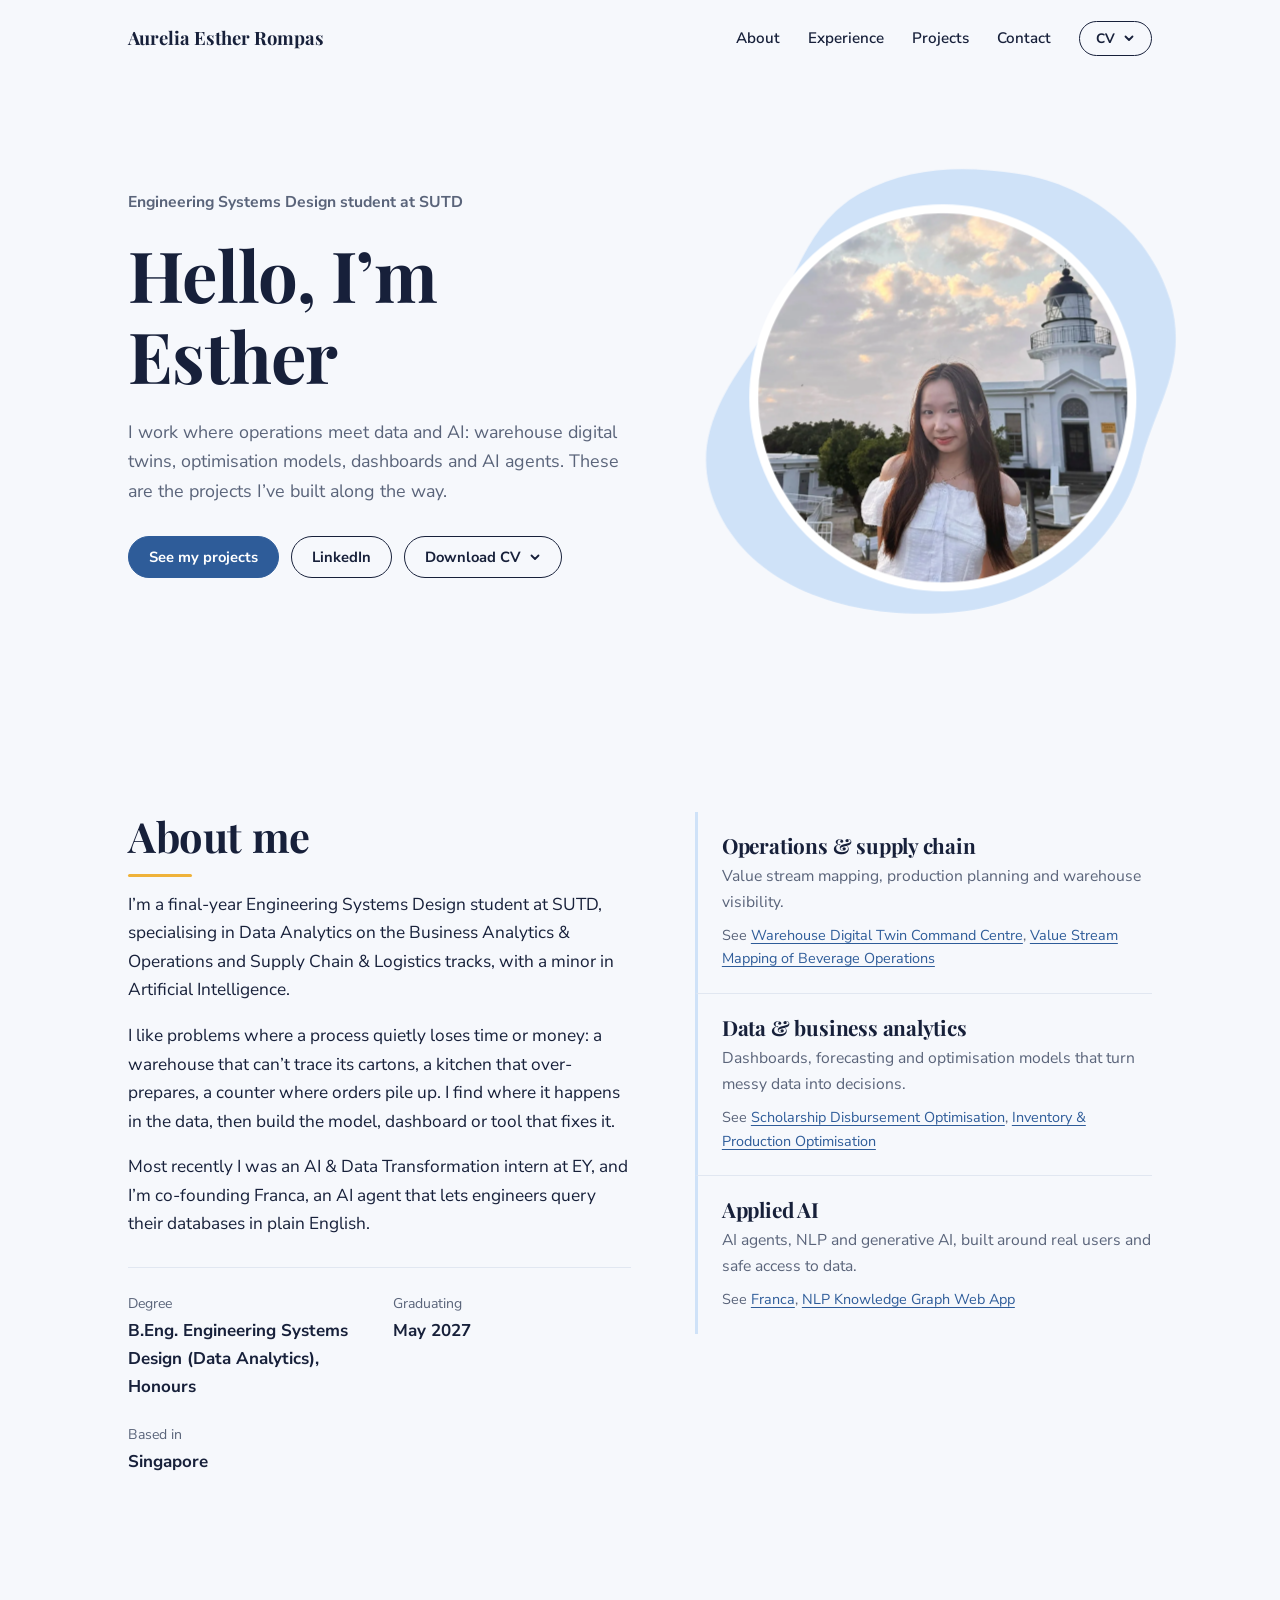
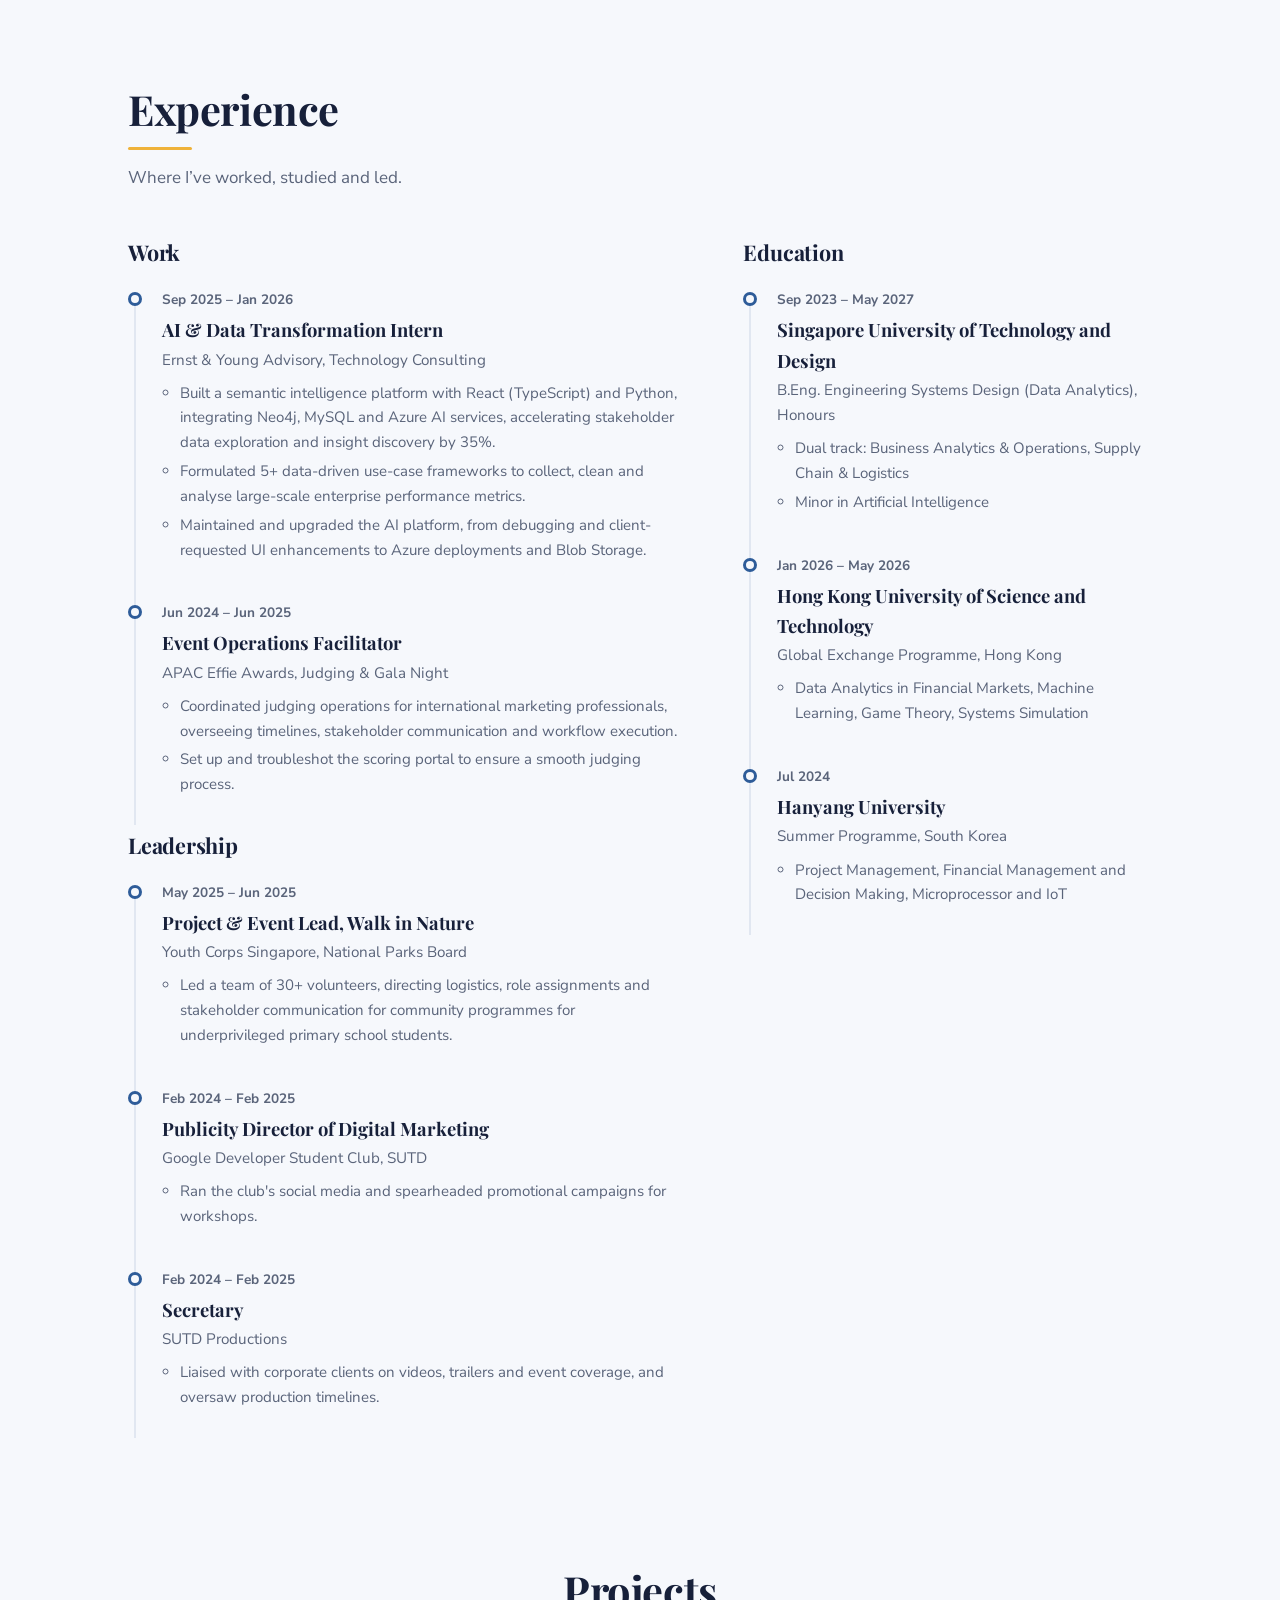
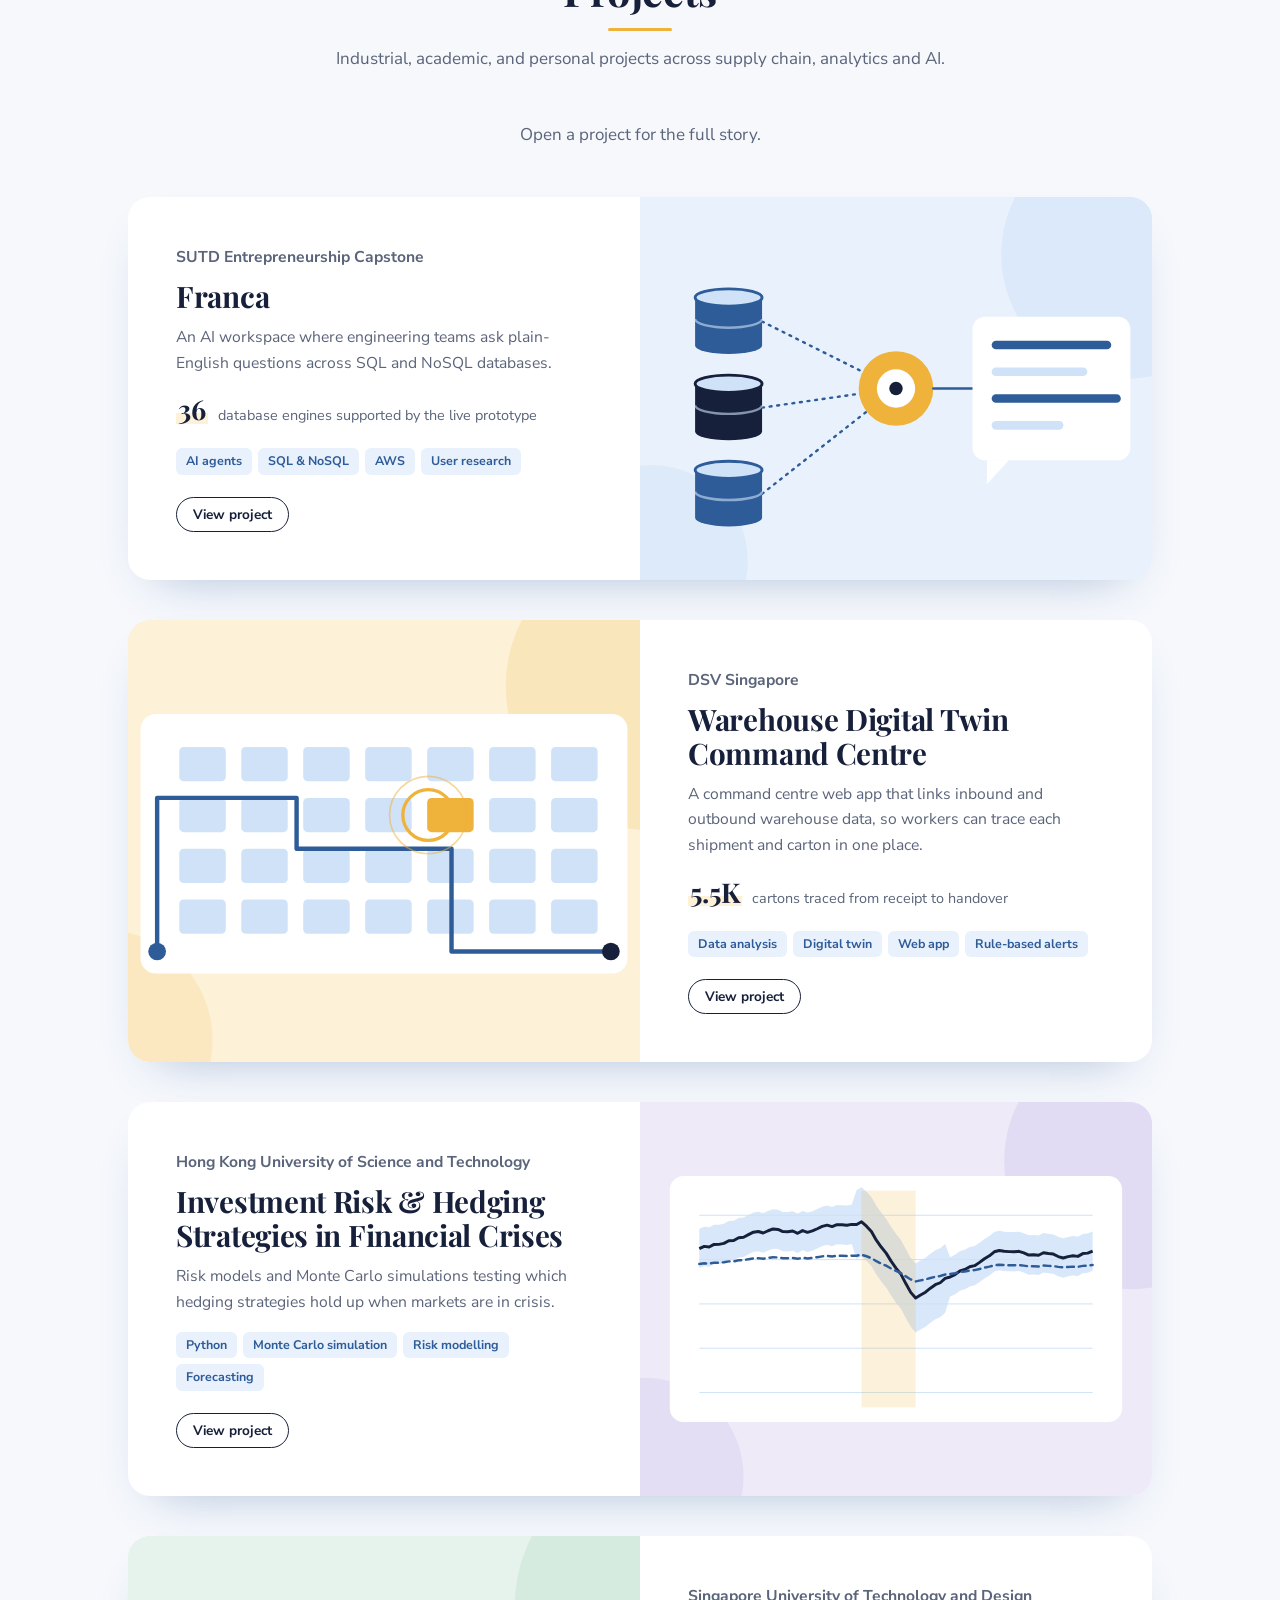
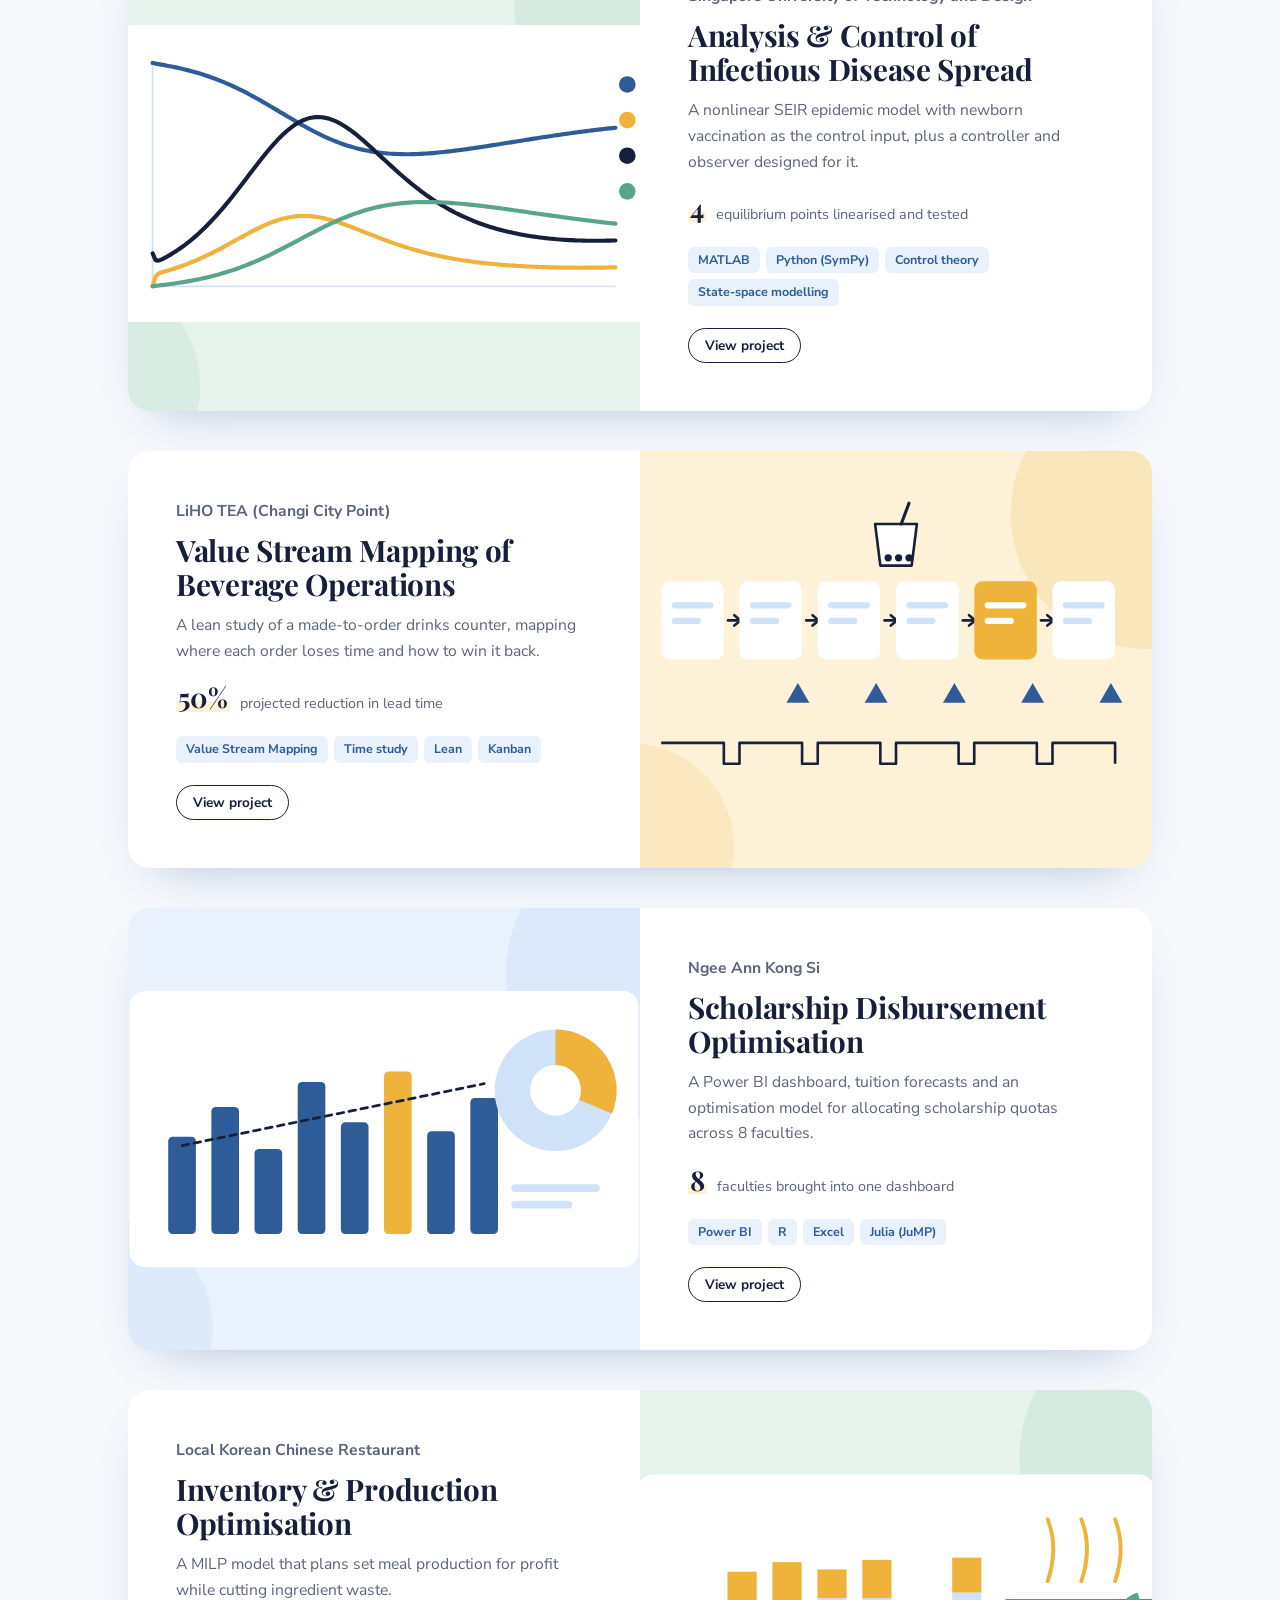
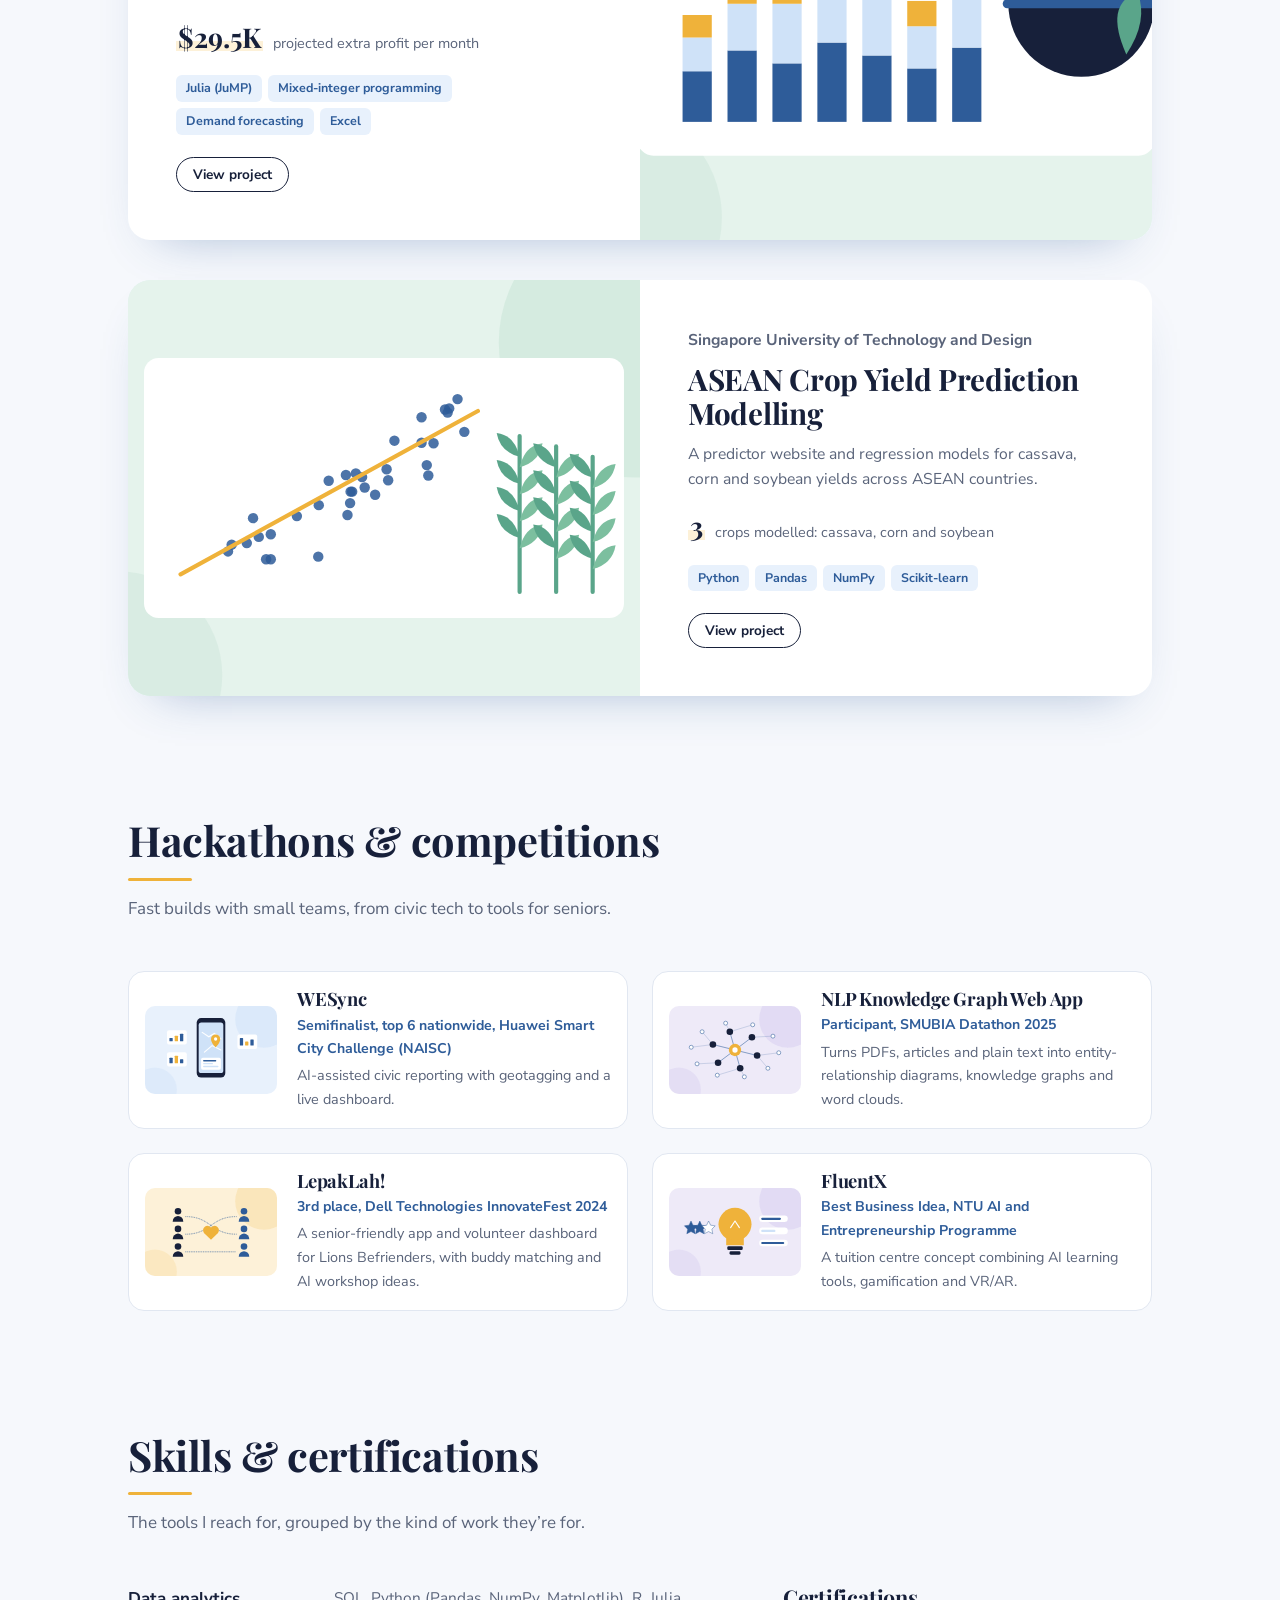
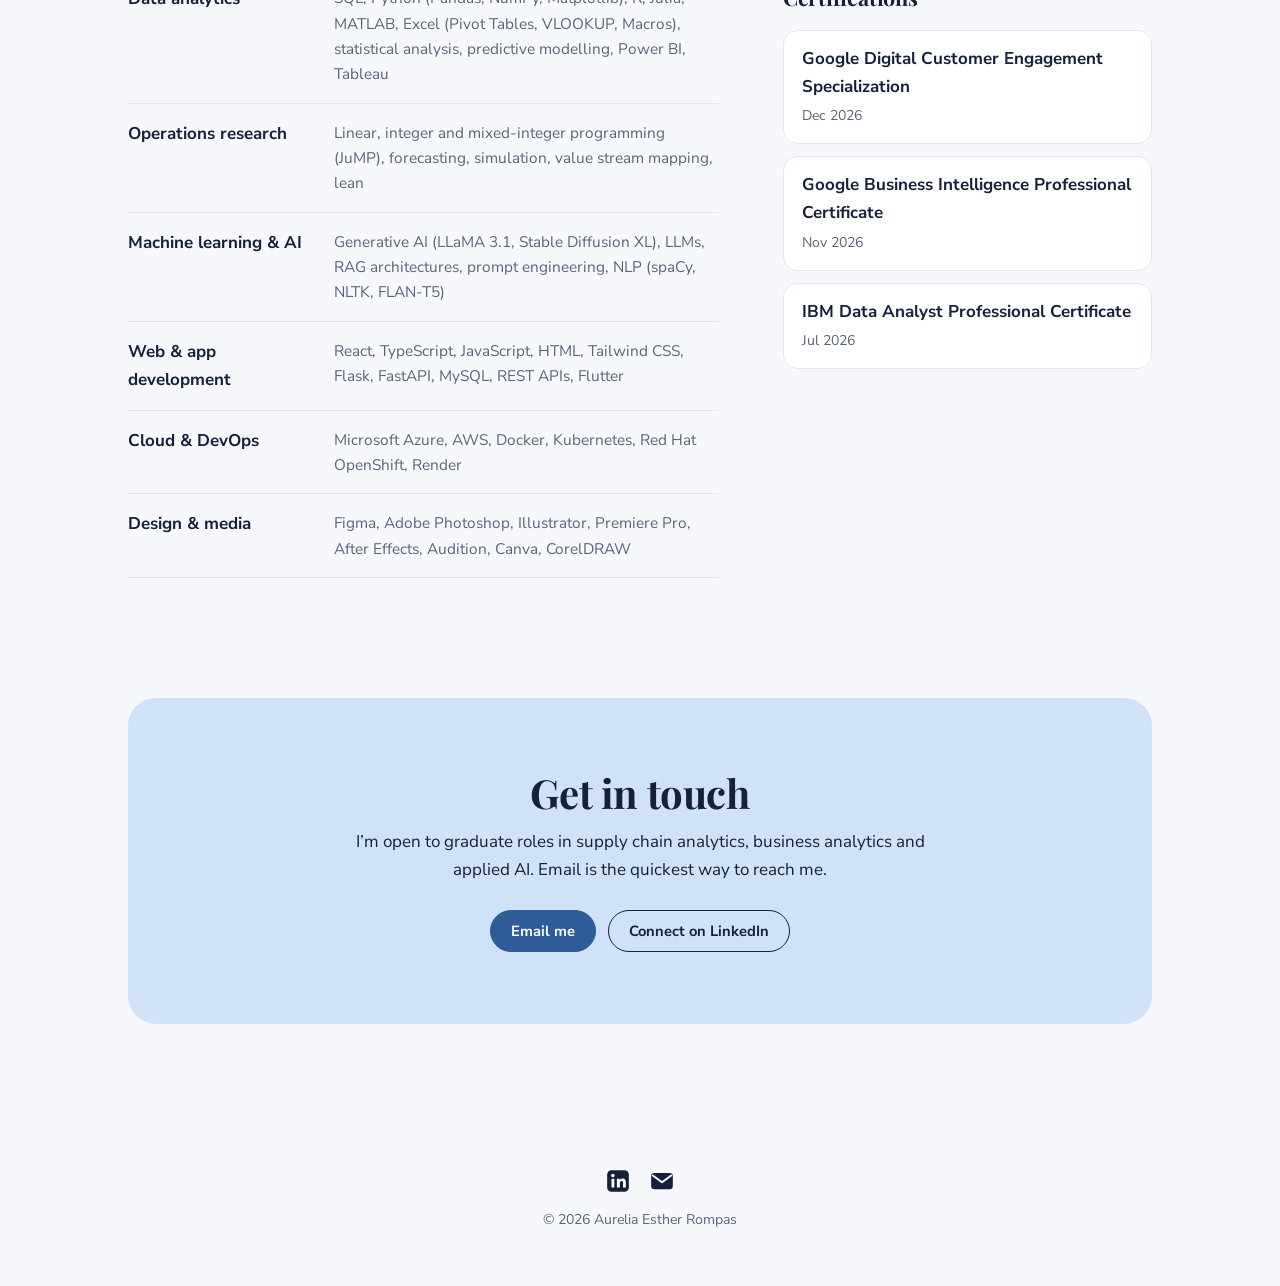
<file: index.html>
<!DOCTYPE html>
<html lang="en">
<head>
  <meta charset="utf-8">
  <meta name="viewport" content="width=device-width, initial-scale=1">
  <title>Aurelia Rompas | Supply chain, analytics and AI</title>
  <meta name="description" content="Portfolio of Aurelia Esther Rompas, Engineering Systems Design student at SUTD working across supply chain, data analytics and AI.">
  <meta property="og:title" content="Aurelia Rompas | Supply chain, analytics and AI">
  <meta property="og:description" content="Portfolio of Aurelia Esther Rompas, Engineering Systems Design student at SUTD working across supply chain, data analytics and AI.">
  <link rel="icon" href="assets/img/favicon.svg" type="image/svg+xml">
  <link rel="preconnect" href="https://fonts.googleapis.com">
  <link rel="preconnect" href="https://fonts.gstatic.com" crossorigin>
  <link href="https://fonts.googleapis.com/css2?family=Nunito+Sans:opsz,wght@6..12,400;6..12,600;6..12,700;6..12,800&family=Playfair+Display:wght@600;700&display=swap" rel="stylesheet">
  <link rel="stylesheet" href="assets/css/style.css">
</head>
<body>
  <a class="skip-link" href="#main">Skip to content</a>
  <header class="site-nav">
    <div class="wrap">
      <a class="brand" href="index.html">Aurelia Esther Rompas</a>
      <button class="nav-toggle" type="button" aria-expanded="false" aria-controls="nav-links">Menu</button>
      <ul class="nav-links" id="nav-links">
        <li><a href="#about">About</a></li>
        <li><a href="#experience">Experience</a></li>
        <li><a href="#projects">Projects</a></li>
        <li><a href="#contact">Contact</a></li>
        <li><div class="cv-menu">
          <!-- CV versions: put the PDFs in assets/cv/ with these file names -->
          <button class="btn btn-small" type="button" aria-expanded="false" aria-controls="cv-nav">CV<svg class="caret" viewBox="0 0 12 12" aria-hidden="true"><path d="M2.5 4.5L6 8l3.5-3.5" fill="none" stroke="currentColor" stroke-width="1.8" stroke-linecap="round" stroke-linejoin="round"/></svg></button>
          <ul class="cv-options" id="cv-nav" hidden>
            <li><a href="assets/cv/Aurelia_Rompas_CV_General.pdf" target="_blank" rel="noopener">General</a></li>
            <li><a href="assets/cv/Aurelia_Rompas_CV_Operations_Supply_Chain.pdf" target="_blank" rel="noopener">Operations / supply chain analyst</a></li>
            <li><a href="assets/cv/Aurelia_Rompas_CV_Data_Business_Analyst.pdf" target="_blank" rel="noopener">Data / business analyst</a></li>
            <li><a href="assets/cv/Aurelia_Rompas_CV_AI_Data_Science.pdf" target="_blank" rel="noopener">AI / data science</a></li>
          </ul>
        </div></li>
      </ul>
    </div>
  </header>

  <main id="main">
    <!-- ================= HERO ================= -->
    <section class="hero" aria-labelledby="hero-title">
      <div class="wrap">
        <div class="hero-copy">
          <p class="hero-kicker">Engineering Systems Design student at SUTD</p>
          <h1 id="hero-title">Hello, I&rsquo;m Esther</h1>
          <p class="hero-lede">I work where operations meet data and AI: warehouse digital twins, optimisation models, dashboards and AI agents. These are the projects I&rsquo;ve built along the way.</p>
          <div class="hero-actions">
            <a class="btn btn-primary" href="#projects">See my projects</a>
            <a class="btn" href="https://www.linkedin.com/in/aureliaesther/" target="_blank" rel="noopener">LinkedIn</a>
            <div class="cv-menu">
          <!-- CV versions: put the PDFs in assets/cv/ with these file names -->
          <button class="btn" type="button" aria-expanded="false" aria-controls="cv-hero">Download CV<svg class="caret" viewBox="0 0 12 12" aria-hidden="true"><path d="M2.5 4.5L6 8l3.5-3.5" fill="none" stroke="currentColor" stroke-width="1.8" stroke-linecap="round" stroke-linejoin="round"/></svg></button>
          <ul class="cv-options" id="cv-hero" hidden>
            <li><a href="assets/cv/Aurelia_Rompas_CV_General.pdf" target="_blank" rel="noopener">General</a></li>
            <li><a href="assets/cv/Aurelia_Rompas_CV_Operations_Supply_Chain.pdf" target="_blank" rel="noopener">Operations / supply chain analyst</a></li>
            <li><a href="assets/cv/Aurelia_Rompas_CV_Data_Business_Analyst.pdf" target="_blank" rel="noopener">Data / business analyst</a></li>
            <li><a href="assets/cv/Aurelia_Rompas_CV_AI_Data_Science.pdf" target="_blank" rel="noopener">AI / data science</a></li>
          </ul>
        </div>
          </div>
        </div>
        <div class="hero-visual">
          <!-- Your photo is shown in a circle over the blue blob. To change it, replace
               assets/img/aurelia.webp with a square photo (about 1100 x 1100 px). -->
          <svg class="hero-art" viewBox="0 0 720 640" role="img" aria-label="Photo of Aurelia Esther Rompas at a lighthouse">
            <defs>
              <clipPath id="photo-circle"><circle cx="372" cy="322" r="250"/></clipPath>
            </defs>
            <path class="hero-blob" d="M470 18C560 30 650 90 680 190C705 280 660 330 640 410C615 510 520 600 390 612C250 625 120 580 70 480C25 390 70 320 120 250C170 180 180 90 260 45C330 8 400 8 470 18Z"/>
            <g class="hero-photo">
              <circle cx="372" cy="322" r="262" fill="#ffffff"/>
              <image href="assets/img/aurelia.webp" x="122" y="72" width="500" height="500" clip-path="url(#photo-circle)" preserveAspectRatio="xMidYMid slice"/>
            </g>
          </svg>
        </div>
      </div>
    </section>

    <!-- ================= ABOUT ================= -->
    <section class="section" id="about" aria-labelledby="about-title">
      <div class="wrap about-grid">
        <div class="about-text">
          <h2 class="section-title" id="about-title">About me</h2>
          <p>I&rsquo;m a final-year Engineering Systems Design student at SUTD, specialising in Data Analytics on the Business Analytics &amp; Operations and Supply Chain &amp; Logistics tracks, with a minor in Artificial Intelligence.</p>
          <p>I like problems where a process quietly loses time or money: a warehouse that can&rsquo;t trace its cartons, a kitchen that over-prepares, a counter where orders pile up. I find where it happens in the data, then build the model, dashboard or tool that fixes it.</p>
          <p>Most recently I was an AI &amp; Data Transformation intern at EY, and I&rsquo;m co-founding Franca, an AI agent that lets engineers query their databases in plain English.</p>
          <dl class="about-facts">
            <div><dt>Degree</dt><dd>B.Eng. Engineering Systems Design (Data Analytics), Honours</dd></div>
            <div><dt>Graduating</dt><dd>May 2027</dd></div>
            <div><dt>Based in</dt><dd>Singapore</dd></div>
          </dl>
        </div>
        <ul class="focus-list">
          <li>
            <h3>Operations &amp; supply chain</h3>
            <p>Value stream mapping, production planning and warehouse visibility.</p>
            <p class="see-also">See <a href="projects/dsv-digital-twin.html">Warehouse Digital Twin Command Centre</a>, <a href="projects/liho-value-stream-mapping.html">Value Stream Mapping of Beverage Operations</a></p>
          </li>
          <li>
            <h3>Data &amp; business analytics</h3>
            <p>Dashboards, forecasting and optimisation models that turn messy data into decisions.</p>
            <p class="see-also">See <a href="projects/scholarship-optimisation.html">Scholarship Disbursement Optimisation</a>, <a href="projects/restaurant-inventory-optimisation.html">Inventory &amp; Production Optimisation</a></p>
          </li>
          <li>
            <h3>Applied AI</h3>
            <p>AI agents, NLP and generative AI, built around real users and safe access to data.</p>
            <p class="see-also">See <a href="projects/franca.html">Franca</a>, <a href="projects/smubia-datathon.html">NLP Knowledge Graph Web App</a></p>
          </li>
        </ul>
      </div>
    </section>
    <!-- ================= EXPERIENCE ================= -->
    <section class="section" id="experience" aria-labelledby="exp-title">
      <div class="wrap">
        <h2 class="section-title" id="exp-title">Experience</h2>
        <p class="section-intro">Where I&rsquo;ve worked, studied and led.</p>
        <div class="timeline-cols">
          <div>
            <h3 class="timeline-heading">Work</h3>
            <ol class="timeline">
          <li>
            <span class="when">Sep 2025 – Jan 2026</span>
            <h4>AI &amp; Data Transformation Intern</h4>
            <p class="where">Ernst &amp; Young Advisory, Technology Consulting</p>
            <ul><li>Built a semantic intelligence platform with React (TypeScript) and Python, integrating Neo4j, MySQL and Azure AI services, accelerating stakeholder data exploration and insight discovery by 35%.</li><li>Formulated 5+ data-driven use-case frameworks to collect, clean and analyse large-scale enterprise performance metrics.</li><li>Maintained and upgraded the AI platform, from debugging and client-requested UI enhancements to Azure deployments and Blob Storage.</li></ul>
          </li>
          <li>
            <span class="when">Jun 2024 – Jun 2025</span>
            <h4>Event Operations Facilitator</h4>
            <p class="where">APAC Effie Awards, Judging &amp; Gala Night</p>
            <ul><li>Coordinated judging operations for international marketing professionals, overseeing timelines, stakeholder communication and workflow execution.</li><li>Set up and troubleshot the scoring portal to ensure a smooth judging process.</li></ul>
          </li>
            </ol>
            <h3 class="timeline-heading">Leadership</h3>
            <ol class="timeline">
          <li>
            <span class="when">May 2025 – Jun 2025</span>
            <h4>Project &amp; Event Lead, Walk in Nature</h4>
            <p class="where">Youth Corps Singapore, National Parks Board</p>
            <ul><li>Led a team of 30+ volunteers, directing logistics, role assignments and stakeholder communication for community programmes for underprivileged primary school students.</li></ul>
          </li>
          <li>
            <span class="when">Feb 2024 – Feb 2025</span>
            <h4>Publicity Director of Digital Marketing</h4>
            <p class="where">Google Developer Student Club, SUTD</p>
            <ul><li>Ran the club&#x27;s social media and spearheaded promotional campaigns for workshops.</li></ul>
          </li>
          <li>
            <span class="when">Feb 2024 – Feb 2025</span>
            <h4>Secretary</h4>
            <p class="where">SUTD Productions</p>
            <ul><li>Liaised with corporate clients on videos, trailers and event coverage, and oversaw production timelines.</li></ul>
          </li>
            </ol>
          </div>
          <div>
            <h3 class="timeline-heading">Education</h3>
            <ol class="timeline">
          <li>
            <span class="when">Sep 2023 – May 2027</span>
            <h4>Singapore University of Technology and Design</h4>
            <p class="where">B.Eng. Engineering Systems Design (Data Analytics), Honours</p>
            <ul><li>Dual track: Business Analytics &amp; Operations, Supply Chain &amp; Logistics</li><li>Minor in Artificial Intelligence</li></ul>
          </li>
          <li>
            <span class="when">Jan 2026 – May 2026</span>
            <h4>Hong Kong University of Science and Technology</h4>
            <p class="where">Global Exchange Programme, Hong Kong</p>
            <ul><li>Data Analytics in Financial Markets, Machine Learning, Game Theory, Systems Simulation</li></ul>
          </li>
          <li>
            <span class="when">Jul 2024</span>
            <h4>Hanyang University</h4>
            <p class="where">Summer Programme, South Korea</p>
            <ul><li>Project Management, Financial Management and Decision Making, Microprocessor and IoT</li></ul>
          </li>
            </ol>
          </div>
        </div>
      </div>
    </section>
    <!-- ================= PROJECTS =================
         Each card links to a page in the projects/ folder.
         To add a project: copy one <article class="project-card"> block and change the text, image and link. -->
    <section class="section section-tight" id="projects" aria-labelledby="projects-title">
      <div class="wrap">
        <h2 class="section-title centered" id="projects-title">Projects</h2>
        <p class="section-intro centered">Industrial, academic, and personal projects across supply chain, analytics and AI.</p>
        <p class="section-intro centered">Open a project for the full story.</p>
        <div class="project-list">
        <article class="project-card">
          <div class="project-body">
            <p class="project-org">SUTD Entrepreneurship Capstone</p>
            <h3>Franca</h3>
            <p>An AI workspace where engineering teams ask plain-English questions across SQL and NoSQL databases.</p>
            <div class="project-result"><strong>36</strong><span>database engines supported by the live prototype</span></div>
            <ul class="tag-row"><li>AI agents</li><li>SQL &amp; NoSQL</li><li>AWS</li><li>User research</li></ul>
            <div><a class="btn btn-small" href="projects/franca.html">View project<span class="visually-hidden"> Franca</span></a></div>
          </div>
          <div class="project-media">
            <img src="assets/img/projects/franca.svg" alt="" width="1200" height="800" loading="lazy">
          </div>
        </article>
        <article class="project-card">
          <div class="project-body">
            <p class="project-org">DSV Singapore</p>
            <h3>Warehouse Digital Twin Command Centre</h3>
            <p>A command centre web app that links inbound and outbound warehouse data, so workers can trace each shipment and carton in one place.</p>
            <div class="project-result"><strong>5.5K</strong><span>cartons traced from receipt to handover</span></div>
            <ul class="tag-row"><li>Data analysis</li><li>Digital twin</li><li>Web app</li><li>Rule-based alerts</li></ul>
            <div><a class="btn btn-small" href="projects/dsv-digital-twin.html">View project<span class="visually-hidden"> Warehouse Digital Twin Command Centre</span></a></div>
          </div>
          <div class="project-media">
            <img src="assets/img/projects/dsv-digital-twin.svg" alt="" width="1200" height="800" loading="lazy">
          </div>
        </article>
        <article class="project-card">
          <div class="project-body">
            <p class="project-org">Hong Kong University of Science and Technology</p>
            <h3>Investment Risk &amp; Hedging Strategies in Financial Crises</h3>
            <p>Risk models and Monte Carlo simulations testing which hedging strategies hold up when markets are in crisis.</p>
            
            <ul class="tag-row"><li>Python</li><li>Monte Carlo simulation</li><li>Risk modelling</li><li>Forecasting</li></ul>
            <div><a class="btn btn-small" href="projects/investment-risk-hedging.html">View project<span class="visually-hidden"> Investment Risk &amp; Hedging Strategies in Financial Crises</span></a></div>
          </div>
          <div class="project-media">
            <img src="assets/img/projects/investment-risk-hedging.svg" alt="" width="1200" height="800" loading="lazy">
          </div>
        </article>
        <article class="project-card">
          <div class="project-body">
            <p class="project-org">Singapore University of Technology and Design</p>
            <h3>Analysis &amp; Control of Infectious Disease Spread</h3>
            <p>A nonlinear SEIR epidemic model with newborn vaccination as the control input, plus a controller and observer designed for it.</p>
            <div class="project-result"><strong>4</strong><span>equilibrium points linearised and tested</span></div>
            <ul class="tag-row"><li>MATLAB</li><li>Python (SymPy)</li><li>Control theory</li><li>State-space modelling</li></ul>
            <div><a class="btn btn-small" href="projects/seir-disease-control.html">View project<span class="visually-hidden"> Analysis &amp; Control of Infectious Disease Spread</span></a></div>
          </div>
          <div class="project-media">
            <img src="assets/img/projects/seir-disease-control.svg" alt="" width="1200" height="800" loading="lazy">
          </div>
        </article>
        <article class="project-card">
          <div class="project-body">
            <p class="project-org">LiHO TEA (Changi City Point)</p>
            <h3>Value Stream Mapping of Beverage Operations</h3>
            <p>A lean study of a made-to-order drinks counter, mapping where each order loses time and how to win it back.</p>
            <div class="project-result"><strong>50%</strong><span>projected reduction in lead time</span></div>
            <ul class="tag-row"><li>Value Stream Mapping</li><li>Time study</li><li>Lean</li><li>Kanban</li></ul>
            <div><a class="btn btn-small" href="projects/liho-value-stream-mapping.html">View project<span class="visually-hidden"> Value Stream Mapping of Beverage Operations</span></a></div>
          </div>
          <div class="project-media">
            <img src="assets/img/projects/liho-value-stream-mapping.svg" alt="" width="1200" height="800" loading="lazy">
          </div>
        </article>
        <article class="project-card">
          <div class="project-body">
            <p class="project-org">Ngee Ann Kong Si</p>
            <h3>Scholarship Disbursement Optimisation</h3>
            <p>A Power BI dashboard, tuition forecasts and an optimisation model for allocating scholarship quotas across 8 faculties.</p>
            <div class="project-result"><strong>8</strong><span>faculties brought into one dashboard</span></div>
            <ul class="tag-row"><li>Power BI</li><li>R</li><li>Excel</li><li>Julia (JuMP)</li></ul>
            <div><a class="btn btn-small" href="projects/scholarship-optimisation.html">View project<span class="visually-hidden"> Scholarship Disbursement Optimisation</span></a></div>
          </div>
          <div class="project-media">
            <img src="assets/img/projects/scholarship-optimisation.svg" alt="" width="1200" height="800" loading="lazy">
          </div>
        </article>
        <article class="project-card">
          <div class="project-body">
            <p class="project-org">Local Korean Chinese Restaurant</p>
            <h3>Inventory &amp; Production Optimisation</h3>
            <p>A MILP model that plans set meal production for profit while cutting ingredient waste.</p>
            <div class="project-result"><strong>$29.5K</strong><span>projected extra profit per month</span></div>
            <ul class="tag-row"><li>Julia (JuMP)</li><li>Mixed-integer programming</li><li>Demand forecasting</li><li>Excel</li></ul>
            <div><a class="btn btn-small" href="projects/restaurant-inventory-optimisation.html">View project<span class="visually-hidden"> Inventory &amp; Production Optimisation</span></a></div>
          </div>
          <div class="project-media">
            <img src="assets/img/projects/restaurant-inventory-optimisation.svg" alt="" width="1200" height="800" loading="lazy">
          </div>
        </article>
        <article class="project-card">
          <div class="project-body">
            <p class="project-org">Singapore University of Technology and Design</p>
            <h3>ASEAN Crop Yield Prediction Modelling</h3>
            <p>A predictor website and regression models for cassava, corn and soybean yields across ASEAN countries.</p>
            <div class="project-result"><strong>3</strong><span>crops modelled: cassava, corn and soybean</span></div>
            <ul class="tag-row"><li>Python</li><li>Pandas</li><li>NumPy</li><li>Scikit-learn</li></ul>
            <div><a class="btn btn-small" href="projects/asean-crop-yield.html">View project<span class="visually-hidden"> ASEAN Crop Yield Prediction Modelling</span></a></div>
          </div>
          <div class="project-media">
            <img src="assets/img/projects/asean-crop-yield.svg" alt="" width="1200" height="800" loading="lazy">
          </div>
        </article>
        </div>
      </div>
    </section>

    <!-- ================= HACKATHONS ================= -->
    <section class="section section-tight" aria-labelledby="hack-title">
      <div class="wrap">
        <h2 class="section-title" id="hack-title">Hackathons &amp; competitions</h2>
        <p class="section-intro">Fast builds with small teams, from civic tech to tools for seniors.</p>
        <div class="mini-grid">
        <a class="mini-card" href="projects/wesync.html">
          <img src="assets/img/projects/wesync.svg" alt="" width="1200" height="800" loading="lazy">
          <div>
            <h3>WESync</h3>
            <p class="award">Semifinalist, top 6 nationwide, Huawei Smart City Challenge (NAISC)</p>
            <p>AI-assisted civic reporting with geotagging and a live dashboard.</p>
          </div>
        </a>
        <a class="mini-card" href="projects/smubia-datathon.html">
          <img src="assets/img/projects/smubia-datathon.svg" alt="" width="1200" height="800" loading="lazy">
          <div>
            <h3>NLP Knowledge Graph Web App</h3>
            <p class="award">Participant, SMUBIA Datathon 2025</p>
            <p>Turns PDFs, articles and plain text into entity-relationship diagrams, knowledge graphs and word clouds.</p>
          </div>
        </a>
        <a class="mini-card" href="projects/lepaklah.html">
          <img src="assets/img/projects/lepaklah.svg" alt="" width="1200" height="800" loading="lazy">
          <div>
            <h3>LepakLah!</h3>
            <p class="award">3rd place, Dell Technologies InnovateFest 2024</p>
            <p>A senior-friendly app and volunteer dashboard for Lions Befrienders, with buddy matching and AI workshop ideas.</p>
          </div>
        </a>
        <a class="mini-card" href="projects/fluentx.html">
          <img src="assets/img/projects/fluentx.svg" alt="" width="1200" height="800" loading="lazy">
          <div>
            <h3>FluentX</h3>
            <p class="award">Best Business Idea, NTU AI and Entrepreneurship Programme</p>
            <p>A tuition centre concept combining AI learning tools, gamification and VR/AR.</p>
          </div>
        </a>
        </div>
      </div>
    </section>



    <!-- ================= SKILLS ================= -->
    <section class="section section-tight" id="skills" aria-labelledby="skills-title">
      <div class="wrap">
        <h2 class="section-title" id="skills-title">Skills &amp; certifications</h2>
        <p class="section-intro">The tools I reach for, grouped by the kind of work they&rsquo;re for.</p>
        <div class="skills-grid">
          <dl class="skill-groups">
            <div><dt>Data analytics</dt><dd>SQL, Python (Pandas, NumPy, Matplotlib), R, Julia, MATLAB, Excel (Pivot Tables, VLOOKUP, Macros), statistical analysis, predictive modelling, Power BI, Tableau</dd></div>
            <div><dt>Operations research</dt><dd>Linear, integer and mixed-integer programming (JuMP), forecasting, simulation, value stream mapping, lean</dd></div>
            <div><dt>Machine learning &amp; AI</dt><dd>Generative AI (LLaMA 3.1, Stable Diffusion XL), LLMs, RAG architectures, prompt engineering, NLP (spaCy, NLTK, FLAN-T5)</dd></div>
            <div><dt>Web &amp; app development</dt><dd>React, TypeScript, JavaScript, HTML, Tailwind CSS, Flask, FastAPI, MySQL, REST APIs, Flutter</dd></div>
            <div><dt>Cloud &amp; DevOps</dt><dd>Microsoft Azure, AWS, Docker, Kubernetes, Red Hat OpenShift, Render</dd></div>
            <div><dt>Design &amp; media</dt><dd>Figma, Adobe Photoshop, Illustrator, Premiere Pro, After Effects, Audition, Canva, CorelDRAW</dd></div>
          </dl>
          <div>
            <h3 class="timeline-heading">Certifications</h3>
            <ul class="cert-list">
              <li><strong>Google Digital Customer Engagement Specialization</strong><span>Dec 2026</span></li>
              <li><strong>Google Business Intelligence Professional Certificate</strong><span>Nov 2026</span></li>
              <li><strong>IBM Data Analyst Professional Certificate</strong><span>Jul 2026</span></li>
            </ul>
          </div>
        </div>
      </div>
    </section>

    <!-- ================= CONTACT ================= -->
    <section class="section section-tight" id="contact" aria-labelledby="contact-title">
      <div class="wrap">
        <div class="contact">
          <h2 id="contact-title">Get in touch</h2>
          <p>I&rsquo;m open to graduate roles in supply chain analytics, business analytics and applied AI. Email is the quickest way to reach me.</p>
          <div class="hero-actions">
            <a class="btn btn-primary" href="mailto:aerompas2@gmail.com">Email me</a>
            <a class="btn" href="https://www.linkedin.com/in/aureliaesther/" target="_blank" rel="noopener">Connect on LinkedIn</a>
          </div>
        </div>
      </div>
    </section>
  </main>

  <footer class="site-footer">
    <div class="social">
      <a href="https://www.linkedin.com/in/aureliaesther/" target="_blank" rel="noopener" aria-label="LinkedIn"><svg viewBox="0 0 24 24" aria-hidden="true"><rect x="2" y="2" width="20" height="20" rx="4" fill="currentColor"/><rect x="6" y="10" width="2.6" height="8" fill="#fff"/><circle cx="7.3" cy="6.9" r="1.6" fill="#fff"/><path d="M11 10h2.5v1.2c.5-.8 1.5-1.4 2.8-1.4 2.2 0 2.9 1.4 2.9 3.6V18h-2.6v-4.1c0-1-.2-1.9-1.3-1.9-1.2 0-1.6.8-1.6 2V18H11z" fill="#fff"/></svg></a>
      <a href="mailto:aerompas2@gmail.com" aria-label="Email"><svg viewBox="0 0 24 24" aria-hidden="true"><rect x="2" y="4.5" width="20" height="15" rx="3" fill="currentColor"/><path d="M3.5 7l8.5 6.2L20.5 7" fill="none" stroke="#fff" stroke-width="1.8" stroke-linecap="round" stroke-linejoin="round"/></svg></a>
      <!-- To show a GitHub icon, replace YOUR-USERNAME and remove the comment markers around the next line:
      <a href="https://github.com/YOUR-USERNAME" target="_blank" rel="noopener" aria-label="GitHub"><svg viewBox="0 0 24 24" aria-hidden="true"><path fill="currentColor" d="M12 1.8a10.2 10.2 0 0 0-3.2 19.9c.5.1.7-.2.7-.5v-1.8c-2.8.6-3.4-1.2-3.4-1.2-.5-1.2-1.1-1.5-1.1-1.5-.9-.6.1-.6.1-.6 1 .1 1.6 1 1.6 1 .9 1.6 2.4 1.1 3 .9.1-.7.4-1.1.6-1.4-2.3-.3-4.6-1.1-4.6-5 0-1.1.4-2 1-2.7-.1-.3-.4-1.3.1-2.7 0 0 .9-.3 2.8 1a9.6 9.6 0 0 1 5.1 0c1.9-1.3 2.8-1 2.8-1 .6 1.4.2 2.4.1 2.7.7.7 1 1.6 1 2.7 0 3.9-2.4 4.7-4.6 5 .4.3.7.9.7 1.9v2.8c0 .3.2.6.7.5A10.2 10.2 0 0 0 12 1.8z"/></svg></a>
      -->
    </div>
    <p>&copy; <span data-year>2026</span> Aurelia Esther Rompas</p>
  </footer>
  <script src="assets/js/main.js"></script>
</body>
</html>
</file>
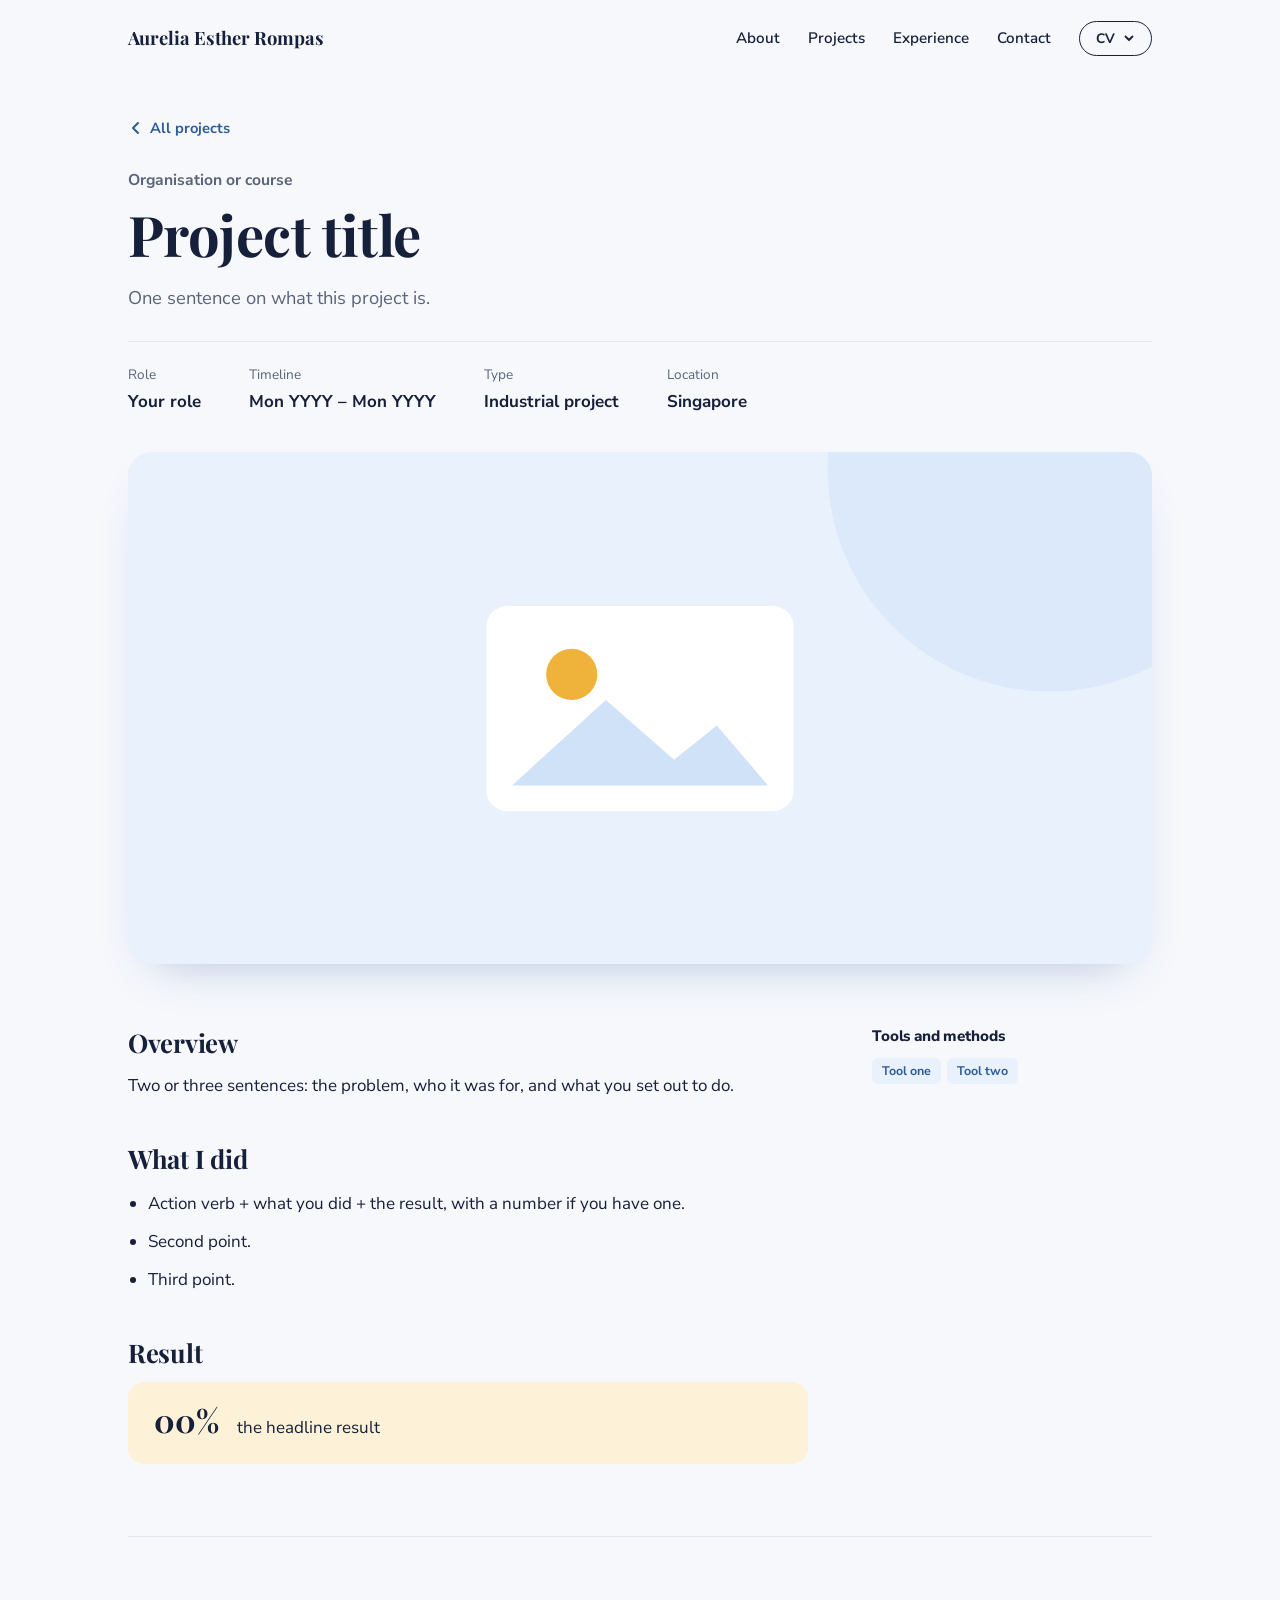
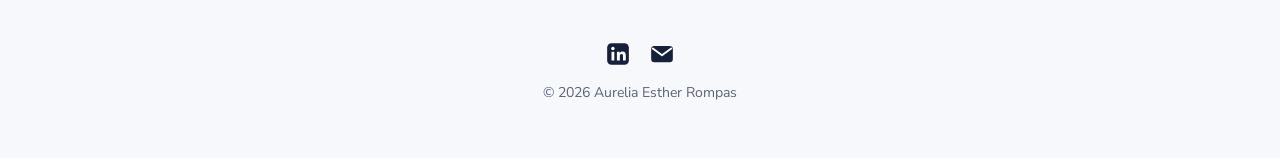
<file: projects/_template.html>
<!-- Copy this file, rename it (e.g. my-new-project.html), fill in the text,
     then add a card for it on index.html. See README.md. -->
<!DOCTYPE html>
<html lang="en">
<head>
  <meta charset="utf-8">
  <meta name="viewport" content="width=device-width, initial-scale=1">
  <title>Project title | Aurelia Rompas</title>
  <meta name="description" content="One sentence on what this project is.">
  <meta property="og:title" content="Project title | Aurelia Rompas">
  <meta property="og:description" content="One sentence on what this project is.">
  <link rel="icon" href="../assets/img/favicon.svg" type="image/svg+xml">
  <link rel="preconnect" href="https://fonts.googleapis.com">
  <link rel="preconnect" href="https://fonts.gstatic.com" crossorigin>
  <link href="https://fonts.googleapis.com/css2?family=Nunito+Sans:opsz,wght@6..12,400;6..12,600;6..12,700;6..12,800&family=Playfair+Display:wght@600;700&display=swap" rel="stylesheet">
  <link rel="stylesheet" href="../assets/css/style.css">
</head>
<body>
  <a class="skip-link" href="#main">Skip to content</a>
  <header class="site-nav">
    <div class="wrap">
      <a class="brand" href="../index.html">Aurelia Esther Rompas</a>
      <button class="nav-toggle" type="button" aria-expanded="false" aria-controls="nav-links">Menu</button>
      <ul class="nav-links" id="nav-links">
        <li><a href="../index.html#about">About</a></li>
        <li><a href="../index.html#projects">Projects</a></li>
        <li><a href="../index.html#experience">Experience</a></li>
        <li><a href="../index.html#contact">Contact</a></li>
        <li><div class="cv-menu">
          <!-- CV versions: put the PDFs in assets/cv/ with these file names -->
          <button class="btn btn-small" type="button" aria-expanded="false" aria-controls="cv-nav">CV<svg class="caret" viewBox="0 0 12 12" aria-hidden="true"><path d="M2.5 4.5L6 8l3.5-3.5" fill="none" stroke="currentColor" stroke-width="1.8" stroke-linecap="round" stroke-linejoin="round"/></svg></button>
          <ul class="cv-options" id="cv-nav" hidden>
            <li><a href="../assets/cv/Aurelia_Rompas_CV_General.pdf" target="_blank" rel="noopener">General</a></li>
            <li><a href="../assets/cv/Aurelia_Rompas_CV_Operations_Supply_Chain.pdf" target="_blank" rel="noopener">Operations / supply chain analyst</a></li>
            <li><a href="../assets/cv/Aurelia_Rompas_CV_Data_Business_Analyst.pdf" target="_blank" rel="noopener">Data / business analyst</a></li>
            <li><a href="../assets/cv/Aurelia_Rompas_CV_AI_Data_Science.pdf" target="_blank" rel="noopener">AI / data science</a></li>
          </ul>
        </div></li>
      </ul>
    </div>
  </header>

  <main id="main">
    <!-- ============ EDIT: page header ============ -->
    <div class="wrap detail-header">
      <a class="back-link" href="../index.html#projects"><svg viewBox="0 0 16 16" aria-hidden="true"><path d="M10 3L5 8l5 5" fill="none" stroke="currentColor" stroke-width="2" stroke-linecap="round" stroke-linejoin="round"/></svg>All projects</a>
      <p class="project-org">Organisation or course</p>
      <h1>Project title</h1>
      <p class="lede">One sentence on what this project is.</p>
      <dl class="facts">
          <div><dt>Role</dt><dd>Your role</dd></div>
          <div><dt>Timeline</dt><dd>Mon YYYY – Mon YYYY</dd></div>
          <div><dt>Type</dt><dd>Industrial project</dd></div>
          <div><dt>Location</dt><dd>Singapore</dd></div>
      </dl>
    </div>

    <!-- ============ EDIT: cover image ============
         Swap the src for a screenshot or photo, e.g. ../assets/img/projects/new-project-cover.jpg
         A wide image (about 2:1) looks best. -->
    <div class="wrap">
      <figure class="detail-cover">
        <img src="../assets/img/projects/placeholder.svg" alt="Illustration for Project title" width="1200" height="800">
      </figure>
    </div>

    <div class="wrap detail-body">
      <article class="detail-main">
        <section>
          <h2>Overview</h2>
          <p>Two or three sentences: the problem, who it was for, and what you set out to do.</p>
        </section>

        <section>
          <h2>What I did</h2>
          <ul>
            <li>Action verb + what you did + the result, with a number if you have one.</li>
            <li>Second point.</li>
            <li>Third point.</li>
          </ul>
        </section>

        <section>
          <h2>Result</h2>
          <div class="result-callout"><strong>00%</strong><span>the headline result</span></div>
        </section>

        <!-- ============ OPTIONAL: gallery ============
             Put images in assets/img/projects/ and remove the comment markers to show them.
        <section>
          <h2>Gallery</h2>
          <div class="gallery">
            <figure>
              <img src="../assets/img/projects/new-project-1.png" alt="Describe what the screenshot shows">
              <figcaption>Short caption</figcaption>
            </figure>
            <figure>
              <img src="../assets/img/projects/new-project-2.png" alt="Describe what the screenshot shows">
              <figcaption>Short caption</figcaption>
            </figure>
          </div>
        </section>
        -->
      </article>

      <aside class="detail-aside">
        <section>
          <h2>Tools and methods</h2>
          <ul class="tag-row"><li>Tool one</li><li>Tool two</li></ul>
        </section>

        <!-- ============ OPTIONAL: links ============
             Add a demo, GitHub repo, report or slides, then remove the comment markers.
        <section>
          <h2>Links</h2>
          <ul class="link-list">
            <li><a href="https://github.com/YOUR-USERNAME/REPO" target="_blank" rel="noopener">Source code on GitHub</a></li>
            <li><a href="../assets/docs/new-project-report.pdf" target="_blank" rel="noopener">Read the report (PDF)</a></li>
          </ul>
        </section>
        -->
      </aside>
    </div>

    <nav class="wrap" aria-label="More projects">
      <div class="pager">
        
      </div>
    </nav>
  </main>

  <footer class="site-footer">
    <div class="social">
      <a href="https://www.linkedin.com/in/aureliaesther/" target="_blank" rel="noopener" aria-label="LinkedIn"><svg viewBox="0 0 24 24" aria-hidden="true"><rect x="2" y="2" width="20" height="20" rx="4" fill="currentColor"/><rect x="6" y="10" width="2.6" height="8" fill="#fff"/><circle cx="7.3" cy="6.9" r="1.6" fill="#fff"/><path d="M11 10h2.5v1.2c.5-.8 1.5-1.4 2.8-1.4 2.2 0 2.9 1.4 2.9 3.6V18h-2.6v-4.1c0-1-.2-1.9-1.3-1.9-1.2 0-1.6.8-1.6 2V18H11z" fill="#fff"/></svg></a>
      <a href="mailto:aerompas2@gmail.com" aria-label="Email"><svg viewBox="0 0 24 24" aria-hidden="true"><rect x="2" y="4.5" width="20" height="15" rx="3" fill="currentColor"/><path d="M3.5 7l8.5 6.2L20.5 7" fill="none" stroke="#fff" stroke-width="1.8" stroke-linecap="round" stroke-linejoin="round"/></svg></a>
      <!-- To show a GitHub icon, replace YOUR-USERNAME and remove the comment markers around the next line:
      <a href="https://github.com/YOUR-USERNAME" target="_blank" rel="noopener" aria-label="GitHub"><svg viewBox="0 0 24 24" aria-hidden="true"><path fill="currentColor" d="M12 1.8a10.2 10.2 0 0 0-3.2 19.9c.5.1.7-.2.7-.5v-1.8c-2.8.6-3.4-1.2-3.4-1.2-.5-1.2-1.1-1.5-1.1-1.5-.9-.6.1-.6.1-.6 1 .1 1.6 1 1.6 1 .9 1.6 2.4 1.1 3 .9.1-.7.4-1.1.6-1.4-2.3-.3-4.6-1.1-4.6-5 0-1.1.4-2 1-2.7-.1-.3-.4-1.3.1-2.7 0 0 .9-.3 2.8 1a9.6 9.6 0 0 1 5.1 0c1.9-1.3 2.8-1 2.8-1 .6 1.4.2 2.4.1 2.7.7.7 1 1.6 1 2.7 0 3.9-2.4 4.7-4.6 5 .4.3.7.9.7 1.9v2.8c0 .3.2.6.7.5A10.2 10.2 0 0 0 12 1.8z"/></svg></a>
      -->
    </div>
    <p>&copy; <span data-year>2026</span> Aurelia Esther Rompas</p>
  </footer>
  <script src="../assets/js/main.js"></script>
</body>
</html>
</file>
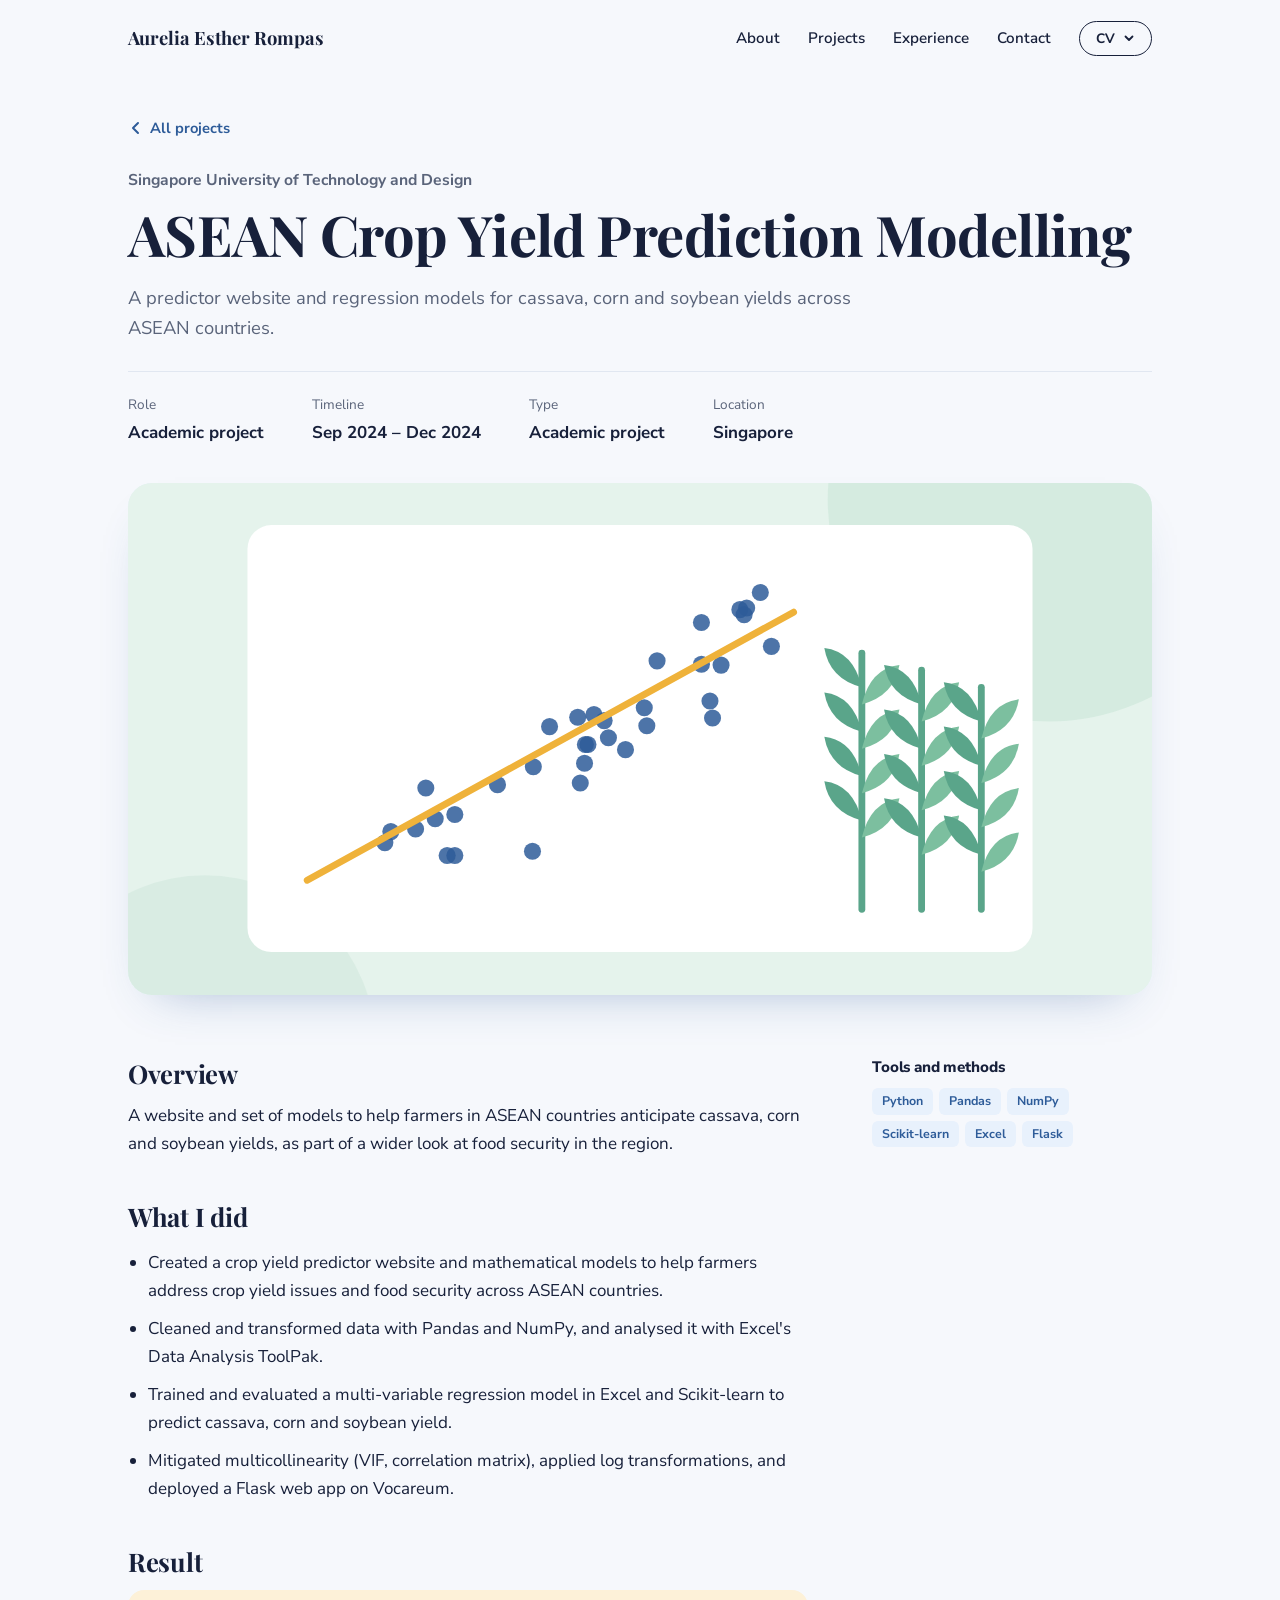
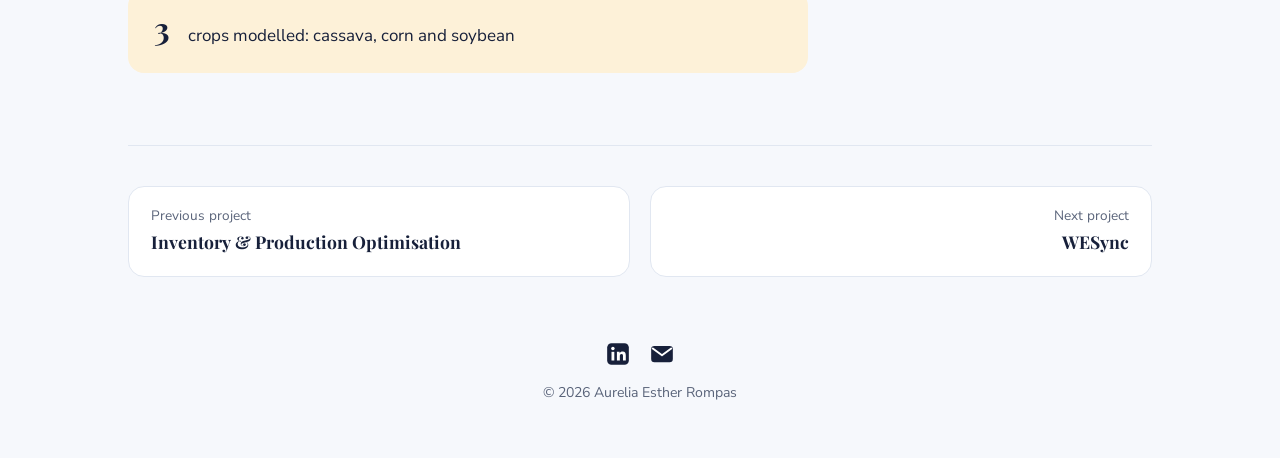
<file: projects/asean-crop-yield.html>
<!DOCTYPE html>
<html lang="en">
<head>
  <meta charset="utf-8">
  <meta name="viewport" content="width=device-width, initial-scale=1">
  <title>ASEAN Crop Yield Prediction Modelling | Aurelia Rompas</title>
  <meta name="description" content="A predictor website and regression models for cassava, corn and soybean yields across ASEAN countries.">
  <meta property="og:title" content="ASEAN Crop Yield Prediction Modelling | Aurelia Rompas">
  <meta property="og:description" content="A predictor website and regression models for cassava, corn and soybean yields across ASEAN countries.">
  <link rel="icon" href="../assets/img/favicon.svg" type="image/svg+xml">
  <link rel="preconnect" href="https://fonts.googleapis.com">
  <link rel="preconnect" href="https://fonts.gstatic.com" crossorigin>
  <link href="https://fonts.googleapis.com/css2?family=Nunito+Sans:opsz,wght@6..12,400;6..12,600;6..12,700;6..12,800&family=Playfair+Display:wght@600;700&display=swap" rel="stylesheet">
  <link rel="stylesheet" href="../assets/css/style.css">
</head>
<body>
  <a class="skip-link" href="#main">Skip to content</a>
  <header class="site-nav">
    <div class="wrap">
      <a class="brand" href="../index.html">Aurelia Esther Rompas</a>
      <button class="nav-toggle" type="button" aria-expanded="false" aria-controls="nav-links">Menu</button>
      <ul class="nav-links" id="nav-links">
        <li><a href="../index.html#about">About</a></li>
        <li><a href="../index.html#projects">Projects</a></li>
        <li><a href="../index.html#experience">Experience</a></li>
        <li><a href="../index.html#contact">Contact</a></li>
        <li><div class="cv-menu">
          <!-- CV versions: put the PDFs in assets/cv/ with these file names -->
          <button class="btn btn-small" type="button" aria-expanded="false" aria-controls="cv-nav">CV<svg class="caret" viewBox="0 0 12 12" aria-hidden="true"><path d="M2.5 4.5L6 8l3.5-3.5" fill="none" stroke="currentColor" stroke-width="1.8" stroke-linecap="round" stroke-linejoin="round"/></svg></button>
          <ul class="cv-options" id="cv-nav" hidden>
            <li><a href="../assets/cv/Aurelia_Rompas_CV_General.pdf" target="_blank" rel="noopener">General</a></li>
            <li><a href="../assets/cv/Aurelia_Rompas_CV_Operations_Supply_Chain.pdf" target="_blank" rel="noopener">Operations / supply chain analyst</a></li>
            <li><a href="../assets/cv/Aurelia_Rompas_CV_Data_Business_Analyst.pdf" target="_blank" rel="noopener">Data / business analyst</a></li>
            <li><a href="../assets/cv/Aurelia_Rompas_CV_AI_Data_Science.pdf" target="_blank" rel="noopener">AI / data science</a></li>
          </ul>
        </div></li>
      </ul>
    </div>
  </header>

  <main id="main">
    <!-- ============ EDIT: page header ============ -->
    <div class="wrap detail-header">
      <a class="back-link" href="../index.html#projects"><svg viewBox="0 0 16 16" aria-hidden="true"><path d="M10 3L5 8l5 5" fill="none" stroke="currentColor" stroke-width="2" stroke-linecap="round" stroke-linejoin="round"/></svg>All projects</a>
      <p class="project-org">Singapore University of Technology and Design</p>
      <h1>ASEAN Crop Yield Prediction Modelling</h1>
      <p class="lede">A predictor website and regression models for cassava, corn and soybean yields across ASEAN countries.</p>
      <dl class="facts">
          <div><dt>Role</dt><dd>Academic project</dd></div>
          <div><dt>Timeline</dt><dd>Sep 2024 – Dec 2024</dd></div>
          <div><dt>Type</dt><dd>Academic project</dd></div>
          <div><dt>Location</dt><dd>Singapore</dd></div>
      </dl>
    </div>

    <!-- ============ EDIT: cover image ============
         Swap the src for a screenshot or photo, e.g. ../assets/img/projects/asean-crop-yield-cover.jpg
         A wide image (about 2:1) looks best. -->
    <div class="wrap">
      <figure class="detail-cover">
        <img src="../assets/img/projects/asean-crop-yield.svg" alt="Illustration for ASEAN Crop Yield Prediction Modelling" width="1200" height="800">
      </figure>
    </div>

    <div class="wrap detail-body">
      <article class="detail-main">
        <section>
          <h2>Overview</h2>
          <p>A website and set of models to help farmers in ASEAN countries anticipate cassava, corn and soybean yields, as part of a wider look at food security in the region.</p>
        </section>

        <section>
          <h2>What I did</h2>
          <ul>
            <li>Created a crop yield predictor website and mathematical models to help farmers address crop yield issues and food security across ASEAN countries.</li>
            <li>Cleaned and transformed data with Pandas and NumPy, and analysed it with Excel&#x27;s Data Analysis ToolPak.</li>
            <li>Trained and evaluated a multi-variable regression model in Excel and Scikit-learn to predict cassava, corn and soybean yield.</li>
            <li>Mitigated multicollinearity (VIF, correlation matrix), applied log transformations, and deployed a Flask web app on Vocareum.</li>
          </ul>
        </section>

        <section>
          <h2>Result</h2>
          <div class="result-callout"><strong>3</strong><span>crops modelled: cassava, corn and soybean</span></div>
        </section>

        <!-- ============ OPTIONAL: gallery ============
             Put images in assets/img/projects/ and remove the comment markers to show them.
        <section>
          <h2>Gallery</h2>
          <div class="gallery">
            <figure>
              <img src="../assets/img/projects/asean-crop-yield-1.png" alt="Describe what the screenshot shows">
              <figcaption>Short caption</figcaption>
            </figure>
            <figure>
              <img src="../assets/img/projects/asean-crop-yield-2.png" alt="Describe what the screenshot shows">
              <figcaption>Short caption</figcaption>
            </figure>
          </div>
        </section>
        -->
      </article>

      <aside class="detail-aside">
        <section>
          <h2>Tools and methods</h2>
          <ul class="tag-row"><li>Python</li><li>Pandas</li><li>NumPy</li><li>Scikit-learn</li><li>Excel</li><li>Flask</li></ul>
        </section>

        <!-- ============ OPTIONAL: links ============
             Add a demo, GitHub repo, report or slides, then remove the comment markers.
        <section>
          <h2>Links</h2>
          <ul class="link-list">
            <li><a href="https://github.com/YOUR-USERNAME/REPO" target="_blank" rel="noopener">Source code on GitHub</a></li>
            <li><a href="../assets/docs/asean-crop-yield-report.pdf" target="_blank" rel="noopener">Read the report (PDF)</a></li>
          </ul>
        </section>
        -->
      </aside>
    </div>

    <nav class="wrap" aria-label="More projects">
      <div class="pager">
        <a class="prev" href="restaurant-inventory-optimisation.html"><small>Previous project</small><span>Inventory &amp; Production Optimisation</span></a><a class="next" href="wesync.html"><small>Next project</small><span>WESync</span></a>
      </div>
    </nav>
  </main>

  <footer class="site-footer">
    <div class="social">
      <a href="https://www.linkedin.com/in/aureliaesther/" target="_blank" rel="noopener" aria-label="LinkedIn"><svg viewBox="0 0 24 24" aria-hidden="true"><rect x="2" y="2" width="20" height="20" rx="4" fill="currentColor"/><rect x="6" y="10" width="2.6" height="8" fill="#fff"/><circle cx="7.3" cy="6.9" r="1.6" fill="#fff"/><path d="M11 10h2.5v1.2c.5-.8 1.5-1.4 2.8-1.4 2.2 0 2.9 1.4 2.9 3.6V18h-2.6v-4.1c0-1-.2-1.9-1.3-1.9-1.2 0-1.6.8-1.6 2V18H11z" fill="#fff"/></svg></a>
      <a href="mailto:aerompas2@gmail.com" aria-label="Email"><svg viewBox="0 0 24 24" aria-hidden="true"><rect x="2" y="4.5" width="20" height="15" rx="3" fill="currentColor"/><path d="M3.5 7l8.5 6.2L20.5 7" fill="none" stroke="#fff" stroke-width="1.8" stroke-linecap="round" stroke-linejoin="round"/></svg></a>
      <!-- To show a GitHub icon, replace YOUR-USERNAME and remove the comment markers around the next line:
      <a href="https://github.com/YOUR-USERNAME" target="_blank" rel="noopener" aria-label="GitHub"><svg viewBox="0 0 24 24" aria-hidden="true"><path fill="currentColor" d="M12 1.8a10.2 10.2 0 0 0-3.2 19.9c.5.1.7-.2.7-.5v-1.8c-2.8.6-3.4-1.2-3.4-1.2-.5-1.2-1.1-1.5-1.1-1.5-.9-.6.1-.6.1-.6 1 .1 1.6 1 1.6 1 .9 1.6 2.4 1.1 3 .9.1-.7.4-1.1.6-1.4-2.3-.3-4.6-1.1-4.6-5 0-1.1.4-2 1-2.7-.1-.3-.4-1.3.1-2.7 0 0 .9-.3 2.8 1a9.6 9.6 0 0 1 5.1 0c1.9-1.3 2.8-1 2.8-1 .6 1.4.2 2.4.1 2.7.7.7 1 1.6 1 2.7 0 3.9-2.4 4.7-4.6 5 .4.3.7.9.7 1.9v2.8c0 .3.2.6.7.5A10.2 10.2 0 0 0 12 1.8z"/></svg></a>
      -->
    </div>
    <p>&copy; <span data-year>2026</span> Aurelia Esther Rompas</p>
  </footer>
  <script src="../assets/js/main.js"></script>
</body>
</html>
</file>
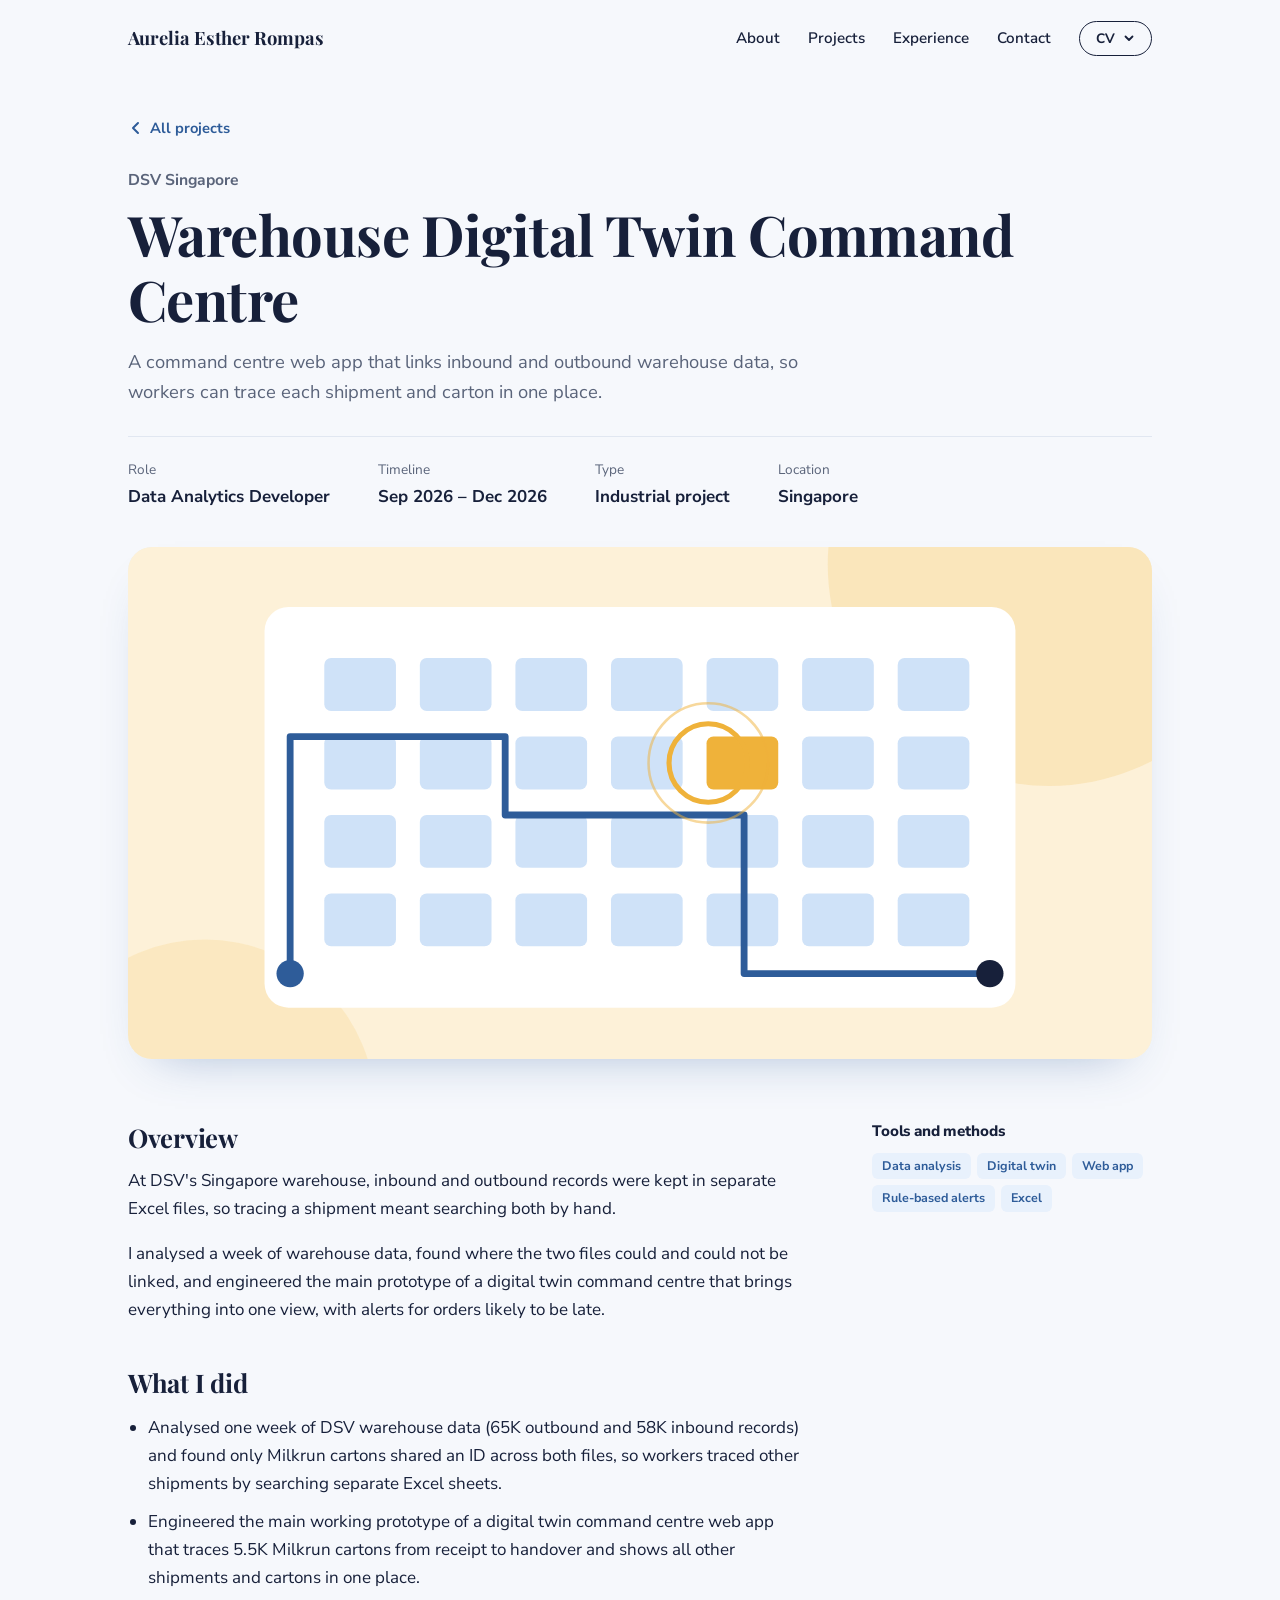
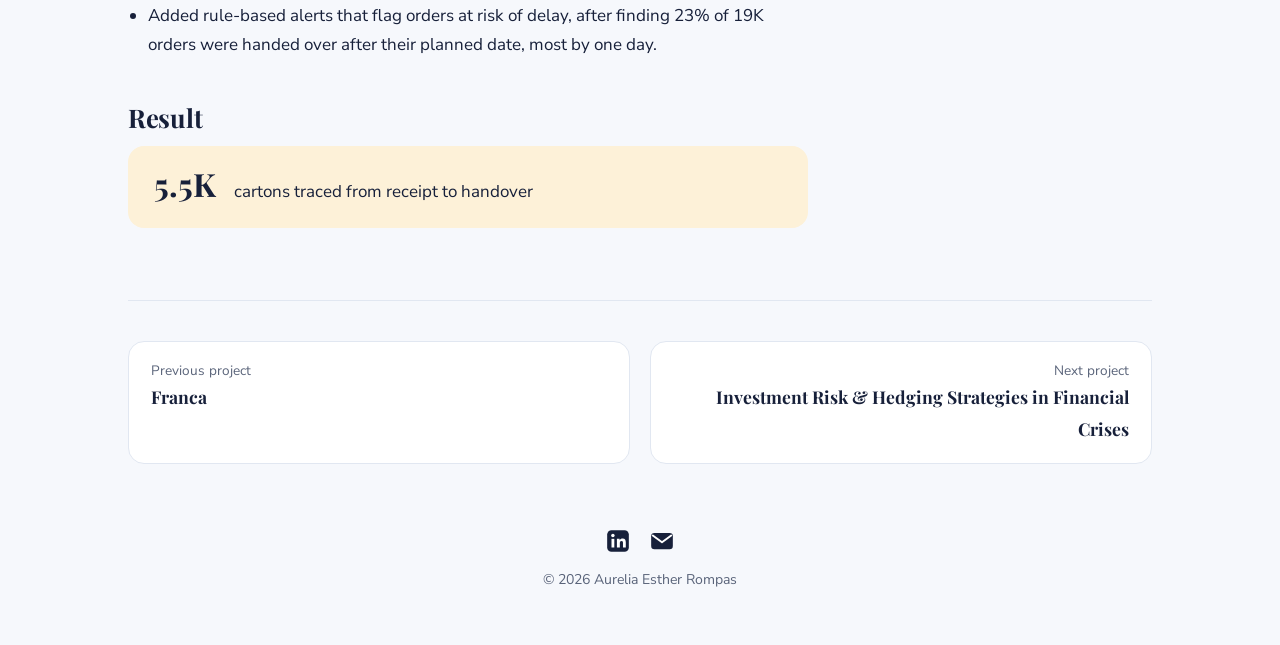
<file: projects/dsv-digital-twin.html>
<!DOCTYPE html>
<html lang="en">
<head>
  <meta charset="utf-8">
  <meta name="viewport" content="width=device-width, initial-scale=1">
  <title>Warehouse Digital Twin Command Centre | Aurelia Rompas</title>
  <meta name="description" content="A command centre web app that links inbound and outbound warehouse data, so workers can trace each shipment and carton in one place.">
  <meta property="og:title" content="Warehouse Digital Twin Command Centre | Aurelia Rompas">
  <meta property="og:description" content="A command centre web app that links inbound and outbound warehouse data, so workers can trace each shipment and carton in one place.">
  <link rel="icon" href="../assets/img/favicon.svg" type="image/svg+xml">
  <link rel="preconnect" href="https://fonts.googleapis.com">
  <link rel="preconnect" href="https://fonts.gstatic.com" crossorigin>
  <link href="https://fonts.googleapis.com/css2?family=Nunito+Sans:opsz,wght@6..12,400;6..12,600;6..12,700;6..12,800&family=Playfair+Display:wght@600;700&display=swap" rel="stylesheet">
  <link rel="stylesheet" href="../assets/css/style.css">
</head>
<body>
  <a class="skip-link" href="#main">Skip to content</a>
  <header class="site-nav">
    <div class="wrap">
      <a class="brand" href="../index.html">Aurelia Esther Rompas</a>
      <button class="nav-toggle" type="button" aria-expanded="false" aria-controls="nav-links">Menu</button>
      <ul class="nav-links" id="nav-links">
        <li><a href="../index.html#about">About</a></li>
        <li><a href="../index.html#projects">Projects</a></li>
        <li><a href="../index.html#experience">Experience</a></li>
        <li><a href="../index.html#contact">Contact</a></li>
        <li><div class="cv-menu">
          <!-- CV versions: put the PDFs in assets/cv/ with these file names -->
          <button class="btn btn-small" type="button" aria-expanded="false" aria-controls="cv-nav">CV<svg class="caret" viewBox="0 0 12 12" aria-hidden="true"><path d="M2.5 4.5L6 8l3.5-3.5" fill="none" stroke="currentColor" stroke-width="1.8" stroke-linecap="round" stroke-linejoin="round"/></svg></button>
          <ul class="cv-options" id="cv-nav" hidden>
            <li><a href="../assets/cv/Aurelia_Rompas_CV_General.pdf" target="_blank" rel="noopener">General</a></li>
            <li><a href="../assets/cv/Aurelia_Rompas_CV_Operations_Supply_Chain.pdf" target="_blank" rel="noopener">Operations / supply chain analyst</a></li>
            <li><a href="../assets/cv/Aurelia_Rompas_CV_Data_Business_Analyst.pdf" target="_blank" rel="noopener">Data / business analyst</a></li>
            <li><a href="../assets/cv/Aurelia_Rompas_CV_AI_Data_Science.pdf" target="_blank" rel="noopener">AI / data science</a></li>
          </ul>
        </div></li>
      </ul>
    </div>
  </header>

  <main id="main">
    <!-- ============ EDIT: page header ============ -->
    <div class="wrap detail-header">
      <a class="back-link" href="../index.html#projects"><svg viewBox="0 0 16 16" aria-hidden="true"><path d="M10 3L5 8l5 5" fill="none" stroke="currentColor" stroke-width="2" stroke-linecap="round" stroke-linejoin="round"/></svg>All projects</a>
      <p class="project-org">DSV Singapore</p>
      <h1>Warehouse Digital Twin Command Centre</h1>
      <p class="lede">A command centre web app that links inbound and outbound warehouse data, so workers can trace each shipment and carton in one place.</p>
      <dl class="facts">
          <div><dt>Role</dt><dd>Data Analytics Developer</dd></div>
          <div><dt>Timeline</dt><dd>Sep 2026 – Dec 2026</dd></div>
          <div><dt>Type</dt><dd>Industrial project</dd></div>
          <div><dt>Location</dt><dd>Singapore</dd></div>
      </dl>
    </div>

    <!-- ============ EDIT: cover image ============
         Swap the src for a screenshot or photo, e.g. ../assets/img/projects/dsv-digital-twin-cover.jpg
         A wide image (about 2:1) looks best. -->
    <div class="wrap">
      <figure class="detail-cover">
        <img src="../assets/img/projects/dsv-digital-twin.svg" alt="Illustration for Warehouse Digital Twin Command Centre" width="1200" height="800">
      </figure>
    </div>

    <div class="wrap detail-body">
      <article class="detail-main">
        <section>
          <h2>Overview</h2>
          <p>At DSV&#x27;s Singapore warehouse, inbound and outbound records were kept in separate Excel files, so tracing a shipment meant searching both by hand.</p>
          <p>I analysed a week of warehouse data, found where the two files could and could not be linked, and engineered the main prototype of a digital twin command centre that brings everything into one view, with alerts for orders likely to be late.</p>
        </section>

        <section>
          <h2>What I did</h2>
          <ul>
            <li>Analysed one week of DSV warehouse data (65K outbound and 58K inbound records) and found only Milkrun cartons shared an ID across both files, so workers traced other shipments by searching separate Excel sheets.</li>
            <li>Engineered the main working prototype of a digital twin command centre web app that traces 5.5K Milkrun cartons from receipt to handover and shows all other shipments and cartons in one place.</li>
            <li>Added rule-based alerts that flag orders at risk of delay, after finding 23% of 19K orders were handed over after their planned date, most by one day.</li>
          </ul>
        </section>

        <section>
          <h2>Result</h2>
          <div class="result-callout"><strong>5.5K</strong><span>cartons traced from receipt to handover</span></div>
        </section>

        <!-- ============ OPTIONAL: gallery ============
             Put images in assets/img/projects/ and remove the comment markers to show them.
        <section>
          <h2>Gallery</h2>
          <div class="gallery">
            <figure>
              <img src="../assets/img/projects/dsv-digital-twin-1.png" alt="Describe what the screenshot shows">
              <figcaption>Short caption</figcaption>
            </figure>
            <figure>
              <img src="../assets/img/projects/dsv-digital-twin-2.png" alt="Describe what the screenshot shows">
              <figcaption>Short caption</figcaption>
            </figure>
          </div>
        </section>
        -->
      </article>

      <aside class="detail-aside">
        <section>
          <h2>Tools and methods</h2>
          <ul class="tag-row"><li>Data analysis</li><li>Digital twin</li><li>Web app</li><li>Rule-based alerts</li><li>Excel</li></ul>
        </section>

        <!-- ============ OPTIONAL: links ============
             Add a demo, GitHub repo, report or slides, then remove the comment markers.
        <section>
          <h2>Links</h2>
          <ul class="link-list">
            <li><a href="https://github.com/YOUR-USERNAME/REPO" target="_blank" rel="noopener">Source code on GitHub</a></li>
            <li><a href="../assets/docs/dsv-digital-twin-report.pdf" target="_blank" rel="noopener">Read the report (PDF)</a></li>
          </ul>
        </section>
        -->
      </aside>
    </div>

    <nav class="wrap" aria-label="More projects">
      <div class="pager">
        <a class="prev" href="franca.html"><small>Previous project</small><span>Franca</span></a><a class="next" href="investment-risk-hedging.html"><small>Next project</small><span>Investment Risk &amp; Hedging Strategies in Financial Crises</span></a>
      </div>
    </nav>
  </main>

  <footer class="site-footer">
    <div class="social">
      <a href="https://www.linkedin.com/in/aureliaesther/" target="_blank" rel="noopener" aria-label="LinkedIn"><svg viewBox="0 0 24 24" aria-hidden="true"><rect x="2" y="2" width="20" height="20" rx="4" fill="currentColor"/><rect x="6" y="10" width="2.6" height="8" fill="#fff"/><circle cx="7.3" cy="6.9" r="1.6" fill="#fff"/><path d="M11 10h2.5v1.2c.5-.8 1.5-1.4 2.8-1.4 2.2 0 2.9 1.4 2.9 3.6V18h-2.6v-4.1c0-1-.2-1.9-1.3-1.9-1.2 0-1.6.8-1.6 2V18H11z" fill="#fff"/></svg></a>
      <a href="mailto:aerompas2@gmail.com" aria-label="Email"><svg viewBox="0 0 24 24" aria-hidden="true"><rect x="2" y="4.5" width="20" height="15" rx="3" fill="currentColor"/><path d="M3.5 7l8.5 6.2L20.5 7" fill="none" stroke="#fff" stroke-width="1.8" stroke-linecap="round" stroke-linejoin="round"/></svg></a>
      <!-- To show a GitHub icon, replace YOUR-USERNAME and remove the comment markers around the next line:
      <a href="https://github.com/YOUR-USERNAME" target="_blank" rel="noopener" aria-label="GitHub"><svg viewBox="0 0 24 24" aria-hidden="true"><path fill="currentColor" d="M12 1.8a10.2 10.2 0 0 0-3.2 19.9c.5.1.7-.2.7-.5v-1.8c-2.8.6-3.4-1.2-3.4-1.2-.5-1.2-1.1-1.5-1.1-1.5-.9-.6.1-.6.1-.6 1 .1 1.6 1 1.6 1 .9 1.6 2.4 1.1 3 .9.1-.7.4-1.1.6-1.4-2.3-.3-4.6-1.1-4.6-5 0-1.1.4-2 1-2.7-.1-.3-.4-1.3.1-2.7 0 0 .9-.3 2.8 1a9.6 9.6 0 0 1 5.1 0c1.9-1.3 2.8-1 2.8-1 .6 1.4.2 2.4.1 2.7.7.7 1 1.6 1 2.7 0 3.9-2.4 4.7-4.6 5 .4.3.7.9.7 1.9v2.8c0 .3.2.6.7.5A10.2 10.2 0 0 0 12 1.8z"/></svg></a>
      -->
    </div>
    <p>&copy; <span data-year>2026</span> Aurelia Esther Rompas</p>
  </footer>
  <script src="../assets/js/main.js"></script>
</body>
</html>
</file>
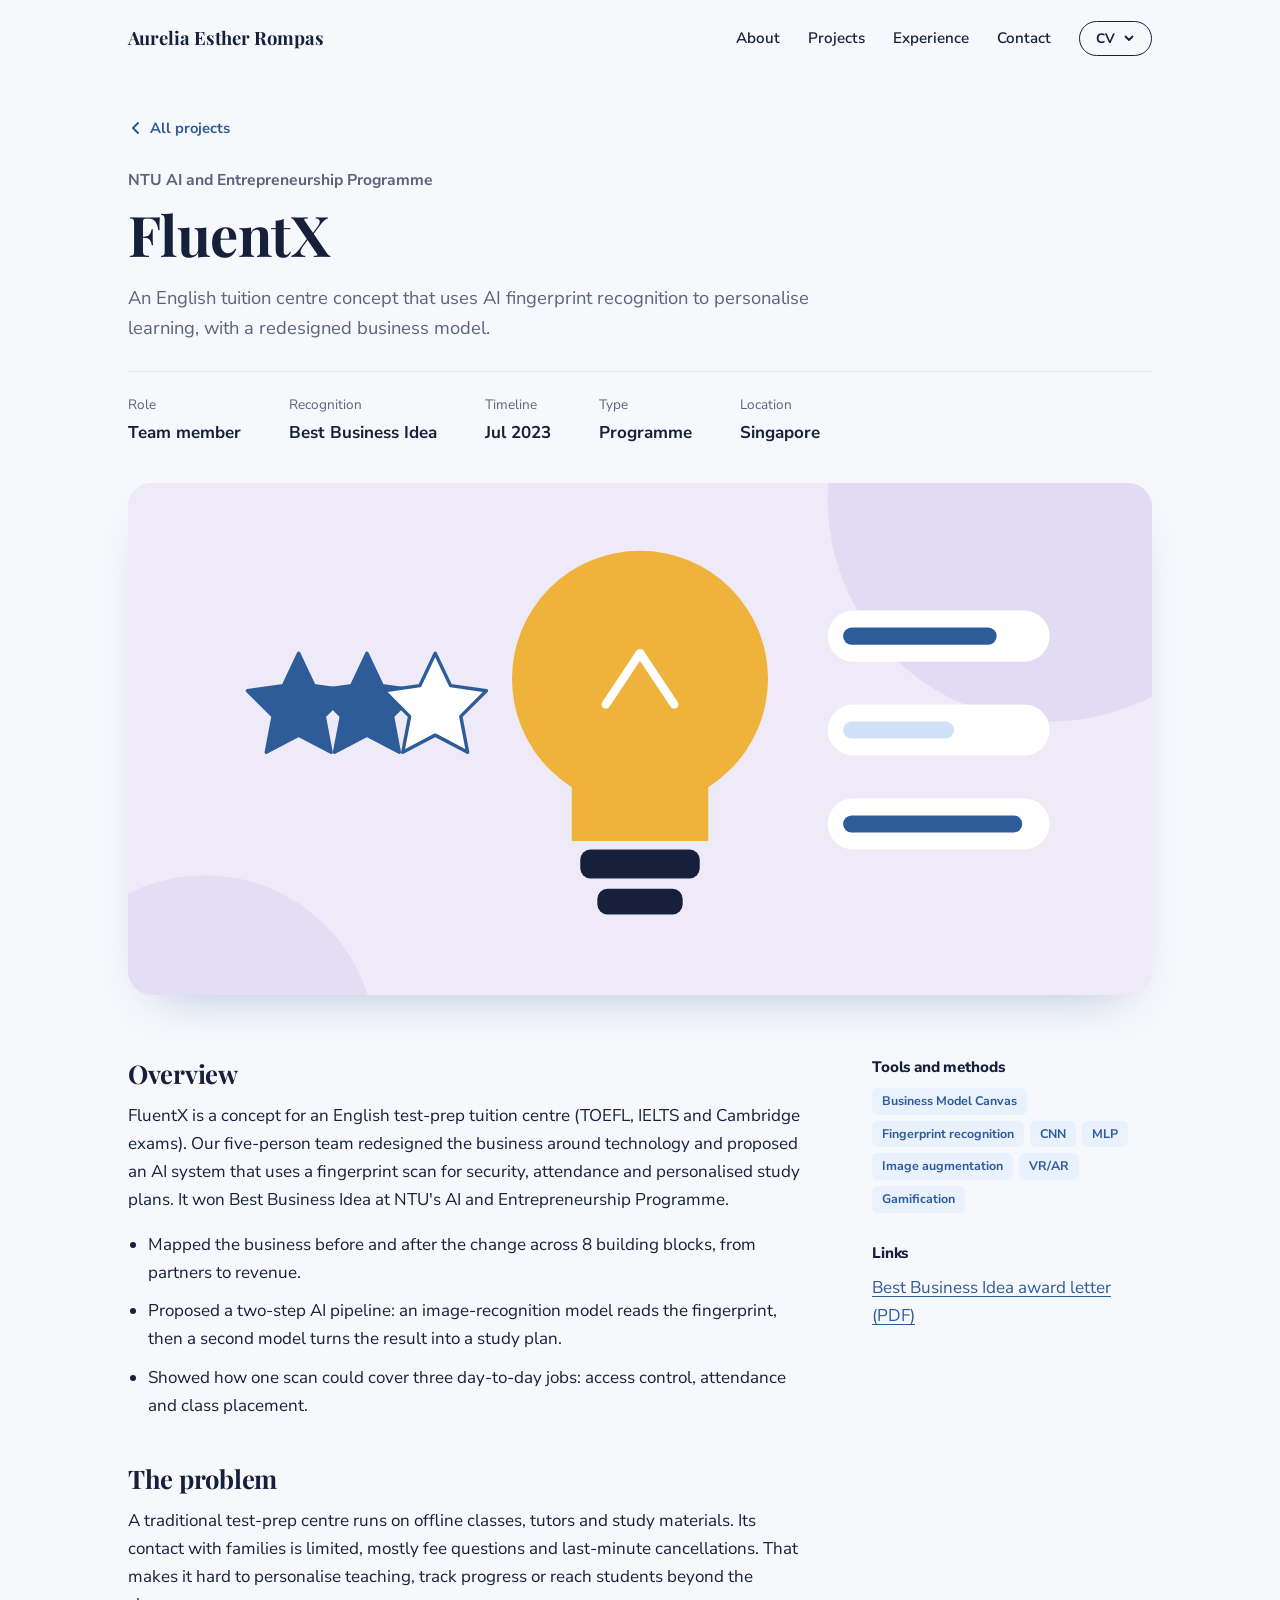
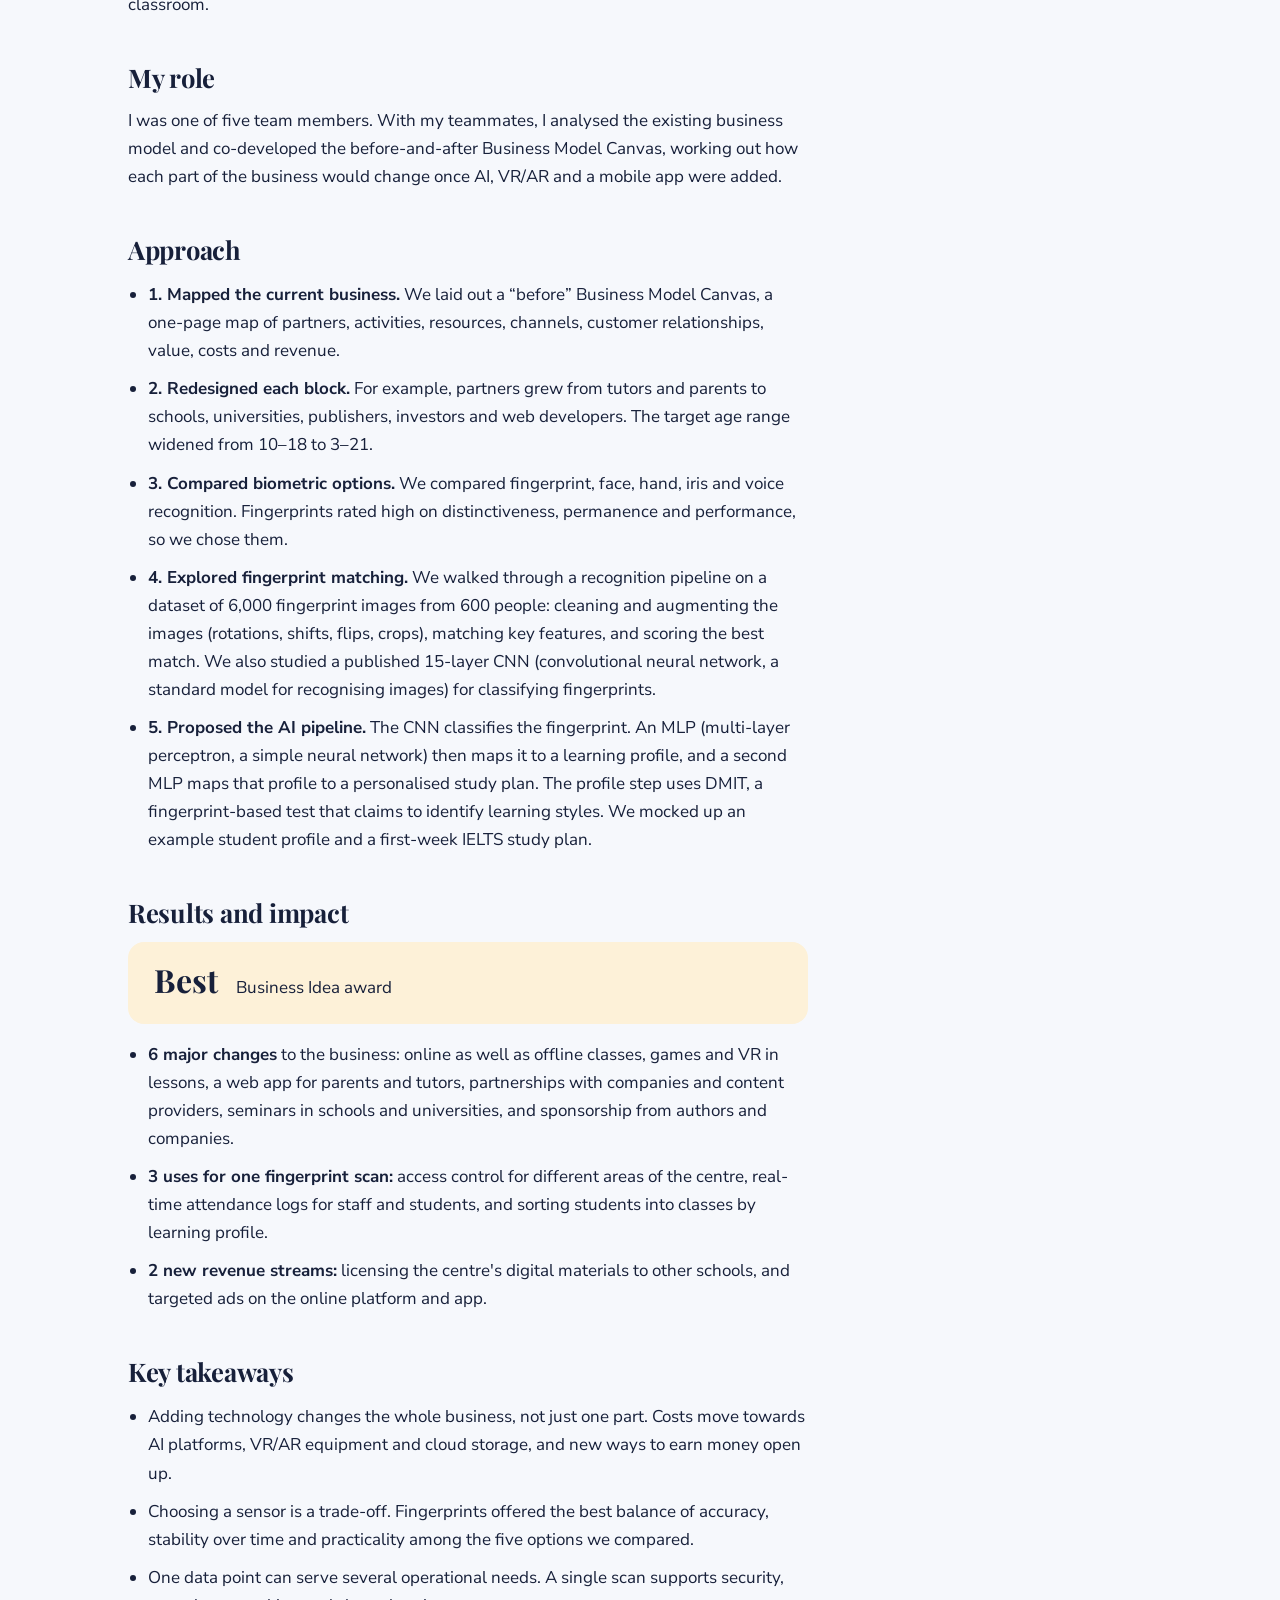
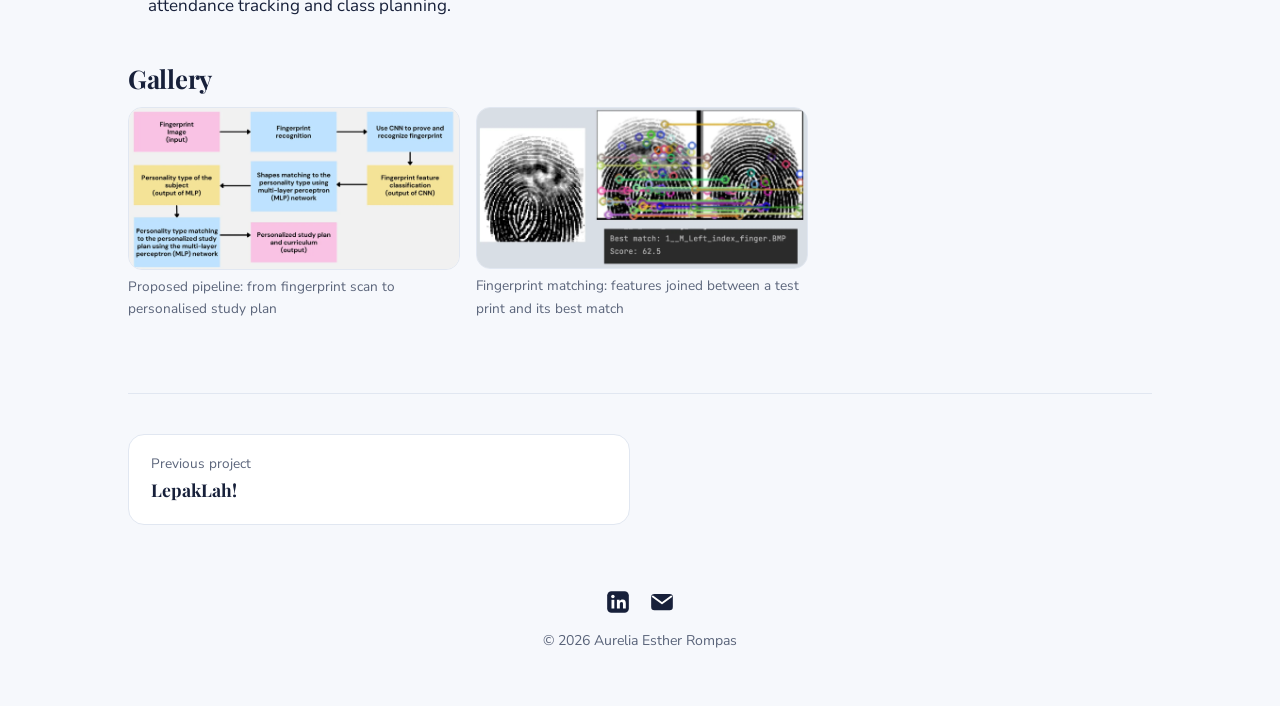
<file: projects/fluentx.html>
<!DOCTYPE html>
<html lang="en">
<head>
  <meta charset="utf-8">
  <meta name="viewport" content="width=device-width, initial-scale=1">
  <title>FluentX | Aurelia Rompas</title>
  <meta name="description" content="An English tuition centre concept that uses AI fingerprint recognition to personalise learning, with a redesigned business model.">
  <meta property="og:title" content="FluentX | Aurelia Rompas">
  <meta property="og:description" content="An English tuition centre concept that uses AI fingerprint recognition to personalise learning, with a redesigned business model.">
  <link rel="icon" href="../assets/img/favicon.svg" type="image/svg+xml">
  <link rel="preconnect" href="https://fonts.googleapis.com">
  <link rel="preconnect" href="https://fonts.gstatic.com" crossorigin>
  <link href="https://fonts.googleapis.com/css2?family=Nunito+Sans:opsz,wght@6..12,400;6..12,600;6..12,700;6..12,800&family=Playfair+Display:wght@600;700&display=swap" rel="stylesheet">
  <link rel="stylesheet" href="../assets/css/style.css">
</head>
<body>
  <a class="skip-link" href="#main">Skip to content</a>
  <header class="site-nav">
    <div class="wrap">
      <a class="brand" href="../index.html">Aurelia Esther Rompas</a>
      <button class="nav-toggle" type="button" aria-expanded="false" aria-controls="nav-links">Menu</button>
      <ul class="nav-links" id="nav-links">
        <li><a href="../index.html#about">About</a></li>
        <li><a href="../index.html#projects">Projects</a></li>
        <li><a href="../index.html#experience">Experience</a></li>
        <li><a href="../index.html#contact">Contact</a></li>
        <li><div class="cv-menu">
          <!-- CV versions: put the PDFs in assets/cv/ with these file names -->
          <button class="btn btn-small" type="button" aria-expanded="false" aria-controls="cv-nav">CV<svg class="caret" viewBox="0 0 12 12" aria-hidden="true"><path d="M2.5 4.5L6 8l3.5-3.5" fill="none" stroke="currentColor" stroke-width="1.8" stroke-linecap="round" stroke-linejoin="round"/></svg></button>
          <ul class="cv-options" id="cv-nav" hidden>
            <li><a href="../assets/cv/Aurelia_Rompas_CV_General.pdf" target="_blank" rel="noopener">General</a></li>
            <li><a href="../assets/cv/Aurelia_Rompas_CV_Operations_Supply_Chain.pdf" target="_blank" rel="noopener">Operations / supply chain analyst</a></li>
            <li><a href="../assets/cv/Aurelia_Rompas_CV_Data_Business_Analyst.pdf" target="_blank" rel="noopener">Data / business analyst</a></li>
            <li><a href="../assets/cv/Aurelia_Rompas_CV_AI_Data_Science.pdf" target="_blank" rel="noopener">AI / data science</a></li>
          </ul>
        </div></li>
      </ul>
    </div>
  </header>

  <main id="main">
    <!-- ============ EDIT: page header ============ -->
    <div class="wrap detail-header">
      <a class="back-link" href="../index.html#projects"><svg viewBox="0 0 16 16" aria-hidden="true"><path d="M10 3L5 8l5 5" fill="none" stroke="currentColor" stroke-width="2" stroke-linecap="round" stroke-linejoin="round"/></svg>All projects</a>
      <p class="project-org">NTU AI and Entrepreneurship Programme</p>
      <h1>FluentX</h1>
      <p class="lede">An English tuition centre concept that uses AI fingerprint recognition to personalise learning, with a redesigned business model.</p>
      <dl class="facts">
          <div><dt>Role</dt><dd>Team member</dd></div>
          <div><dt>Recognition</dt><dd>Best Business Idea</dd></div>
          <div><dt>Timeline</dt><dd>Jul 2023</dd></div>
          <div><dt>Type</dt><dd>Programme</dd></div>
          <div><dt>Location</dt><dd>Singapore</dd></div>
      </dl>
    </div>

    <!-- ============ EDIT: cover image ============
         Swap the src for a screenshot or photo, e.g. ../assets/img/projects/fluentx-cover.jpg
         A wide image (about 2:1) looks best. -->
    <div class="wrap">
      <figure class="detail-cover">
        <img src="../assets/img/projects/fluentx.svg" alt="Illustration for FluentX" width="1200" height="800">
      </figure>
    </div>

    <div class="wrap detail-body">
      <article class="detail-main">
        <section>
          <h2>Overview</h2>
          <p>FluentX is a concept for an English test-prep tuition centre (TOEFL, IELTS and Cambridge exams). Our five-person team redesigned the business around technology and proposed an AI system that uses a fingerprint scan for security, attendance and personalised study plans. It won Best Business Idea at NTU&#x27;s AI and Entrepreneurship Programme.</p>
          <ul>
            <li>Mapped the business before and after the change across 8 building blocks, from partners to revenue.</li>
            <li>Proposed a two-step AI pipeline: an image-recognition model reads the fingerprint, then a second model turns the result into a study plan.</li>
            <li>Showed how one scan could cover three day-to-day jobs: access control, attendance and class placement.</li>
          </ul>
        </section>

        <section>
          <h2>The problem</h2>
          <p>A traditional test-prep centre runs on offline classes, tutors and study materials. Its contact with families is limited, mostly fee questions and last-minute cancellations. That makes it hard to personalise teaching, track progress or reach students beyond the classroom.</p>
        </section>

        <section>
          <h2>My role</h2>
          <p>I was one of five team members. With my teammates, I analysed the existing business model and co-developed the before-and-after Business Model Canvas, working out how each part of the business would change once AI, VR/AR and a mobile app were added.</p>
        </section>

        <section>
          <h2>Approach</h2>
          <ul>
            <li><strong>1. Mapped the current business.</strong> We laid out a &ldquo;before&rdquo; Business Model Canvas, a one-page map of partners, activities, resources, channels, customer relationships, value, costs and revenue.</li>
            <li><strong>2. Redesigned each block.</strong> For example, partners grew from tutors and parents to schools, universities, publishers, investors and web developers. The target age range widened from 10&ndash;18 to 3&ndash;21.</li>
            <li><strong>3. Compared biometric options.</strong> We compared fingerprint, face, hand, iris and voice recognition. Fingerprints rated high on distinctiveness, permanence and performance, so we chose them.</li>
            <li><strong>4. Explored fingerprint matching.</strong> We walked through a recognition pipeline on a dataset of 6,000 fingerprint images from 600 people: cleaning and augmenting the images (rotations, shifts, flips, crops), matching key features, and scoring the best match. We also studied a published 15-layer CNN (convolutional neural network, a standard model for recognising images) for classifying fingerprints.</li>
            <li><strong>5. Proposed the AI pipeline.</strong> The CNN classifies the fingerprint. An MLP (multi-layer perceptron, a simple neural network) then maps it to a learning profile, and a second MLP maps that profile to a personalised study plan. The profile step uses DMIT, a fingerprint-based test that claims to identify learning styles. We mocked up an example student profile and a first-week IELTS study plan.</li>
          </ul>
        </section>

        <section>
          <h2>Results and impact</h2>
          <div class="result-callout"><strong>Best</strong><span>Business Idea award</span></div>
          <ul>
            <li><strong>6 major changes</strong> to the business: online as well as offline classes, games and VR in lessons, a web app for parents and tutors, partnerships with companies and content providers, seminars in schools and universities, and sponsorship from authors and companies.</li>
            <li><strong>3 uses for one fingerprint scan:</strong> access control for different areas of the centre, real-time attendance logs for staff and students, and sorting students into classes by learning profile.</li>
            <li><strong>2 new revenue streams:</strong> licensing the centre&#x27;s digital materials to other schools, and targeted ads on the online platform and app.</li>
          </ul>
        </section>

        <section>
          <h2>Key takeaways</h2>
          <ul>
            <li>Adding technology changes the whole business, not just one part. Costs move towards AI platforms, VR/AR equipment and cloud storage, and new ways to earn money open up.</li>
            <li>Choosing a sensor is a trade-off. Fingerprints offered the best balance of accuracy, stability over time and practicality among the five options we compared.</li>
            <li>One data point can serve several operational needs. A single scan supports security, attendance tracking and class planning.</li>
          </ul>
        </section>

        <section>
          <h2>Gallery</h2>
          <div class="gallery">
            <figure>
              <img src="../assets/img/projects/fluentx-dmit-proposal-flow.webp" alt="Flowchart: a fingerprint image goes to a CNN for feature classification, then an MLP matches it to a personality type, then a second MLP matches that to a personalised study plan and curriculum" width="1400" height="681" loading="lazy">
              <figcaption>Proposed pipeline: from fingerprint scan to personalised study plan</figcaption>
            </figure>
            <figure>
              <img src="../assets/img/projects/fluentx-fingerprint-matching.webp" alt="A test fingerprint beside its closest match from the dataset, with coloured lines joining matching features and a best-match score of 62.5" width="1400" height="679" loading="lazy">
              <figcaption>Fingerprint matching: features joined between a test print and its best match</figcaption>
            </figure>
          </div>
        </section>
      </article>

      <aside class="detail-aside">
        <section>
          <h2>Tools and methods</h2>
          <ul class="tag-row"><li>Business Model Canvas</li><li>Fingerprint recognition</li><li>CNN</li><li>MLP</li><li>Image augmentation</li><li>VR/AR</li><li>Gamification</li></ul>
        </section>

        <section>
          <h2>Links</h2>
          <ul class="link-list">
            <li><a href="../assets/docs/fluentx-best-business-idea-letter.pdf" target="_blank" rel="noopener">Best Business Idea award letter (PDF)</a></li>
          </ul>
        </section>
      </aside>
    </div>

    <nav class="wrap" aria-label="More projects">
      <div class="pager">
        <a class="prev" href="lepaklah.html"><small>Previous project</small><span>LepakLah!</span></a>
      </div>
    </nav>
  </main>

  <footer class="site-footer">
    <div class="social">
      <a href="https://www.linkedin.com/in/aureliaesther/" target="_blank" rel="noopener" aria-label="LinkedIn"><svg viewBox="0 0 24 24" aria-hidden="true"><rect x="2" y="2" width="20" height="20" rx="4" fill="currentColor"/><rect x="6" y="10" width="2.6" height="8" fill="#fff"/><circle cx="7.3" cy="6.9" r="1.6" fill="#fff"/><path d="M11 10h2.5v1.2c.5-.8 1.5-1.4 2.8-1.4 2.2 0 2.9 1.4 2.9 3.6V18h-2.6v-4.1c0-1-.2-1.9-1.3-1.9-1.2 0-1.6.8-1.6 2V18H11z" fill="#fff"/></svg></a>
      <a href="mailto:aerompas2@gmail.com" aria-label="Email"><svg viewBox="0 0 24 24" aria-hidden="true"><rect x="2" y="4.5" width="20" height="15" rx="3" fill="currentColor"/><path d="M3.5 7l8.5 6.2L20.5 7" fill="none" stroke="#fff" stroke-width="1.8" stroke-linecap="round" stroke-linejoin="round"/></svg></a>
      <!-- To show a GitHub icon, replace YOUR-USERNAME and remove the comment markers around the next line:
      <a href="https://github.com/YOUR-USERNAME" target="_blank" rel="noopener" aria-label="GitHub"><svg viewBox="0 0 24 24" aria-hidden="true"><path fill="currentColor" d="M12 1.8a10.2 10.2 0 0 0-3.2 19.9c.5.1.7-.2.7-.5v-1.8c-2.8.6-3.4-1.2-3.4-1.2-.5-1.2-1.1-1.5-1.1-1.5-.9-.6.1-.6.1-.6 1 .1 1.6 1 1.6 1 .9 1.6 2.4 1.1 3 .9.1-.7.4-1.1.6-1.4-2.3-.3-4.6-1.1-4.6-5 0-1.1.4-2 1-2.7-.1-.3-.4-1.3.1-2.7 0 0 .9-.3 2.8 1a9.6 9.6 0 0 1 5.1 0c1.9-1.3 2.8-1 2.8-1 .6 1.4.2 2.4.1 2.7.7.7 1 1.6 1 2.7 0 3.9-2.4 4.7-4.6 5 .4.3.7.9.7 1.9v2.8c0 .3.2.6.7.5A10.2 10.2 0 0 0 12 1.8z"/></svg></a>
      -->
    </div>
    <p>&copy; <span data-year>2026</span> Aurelia Esther Rompas</p>
  </footer>
  <script src="../assets/js/main.js"></script>
</body>
</html>
</file>
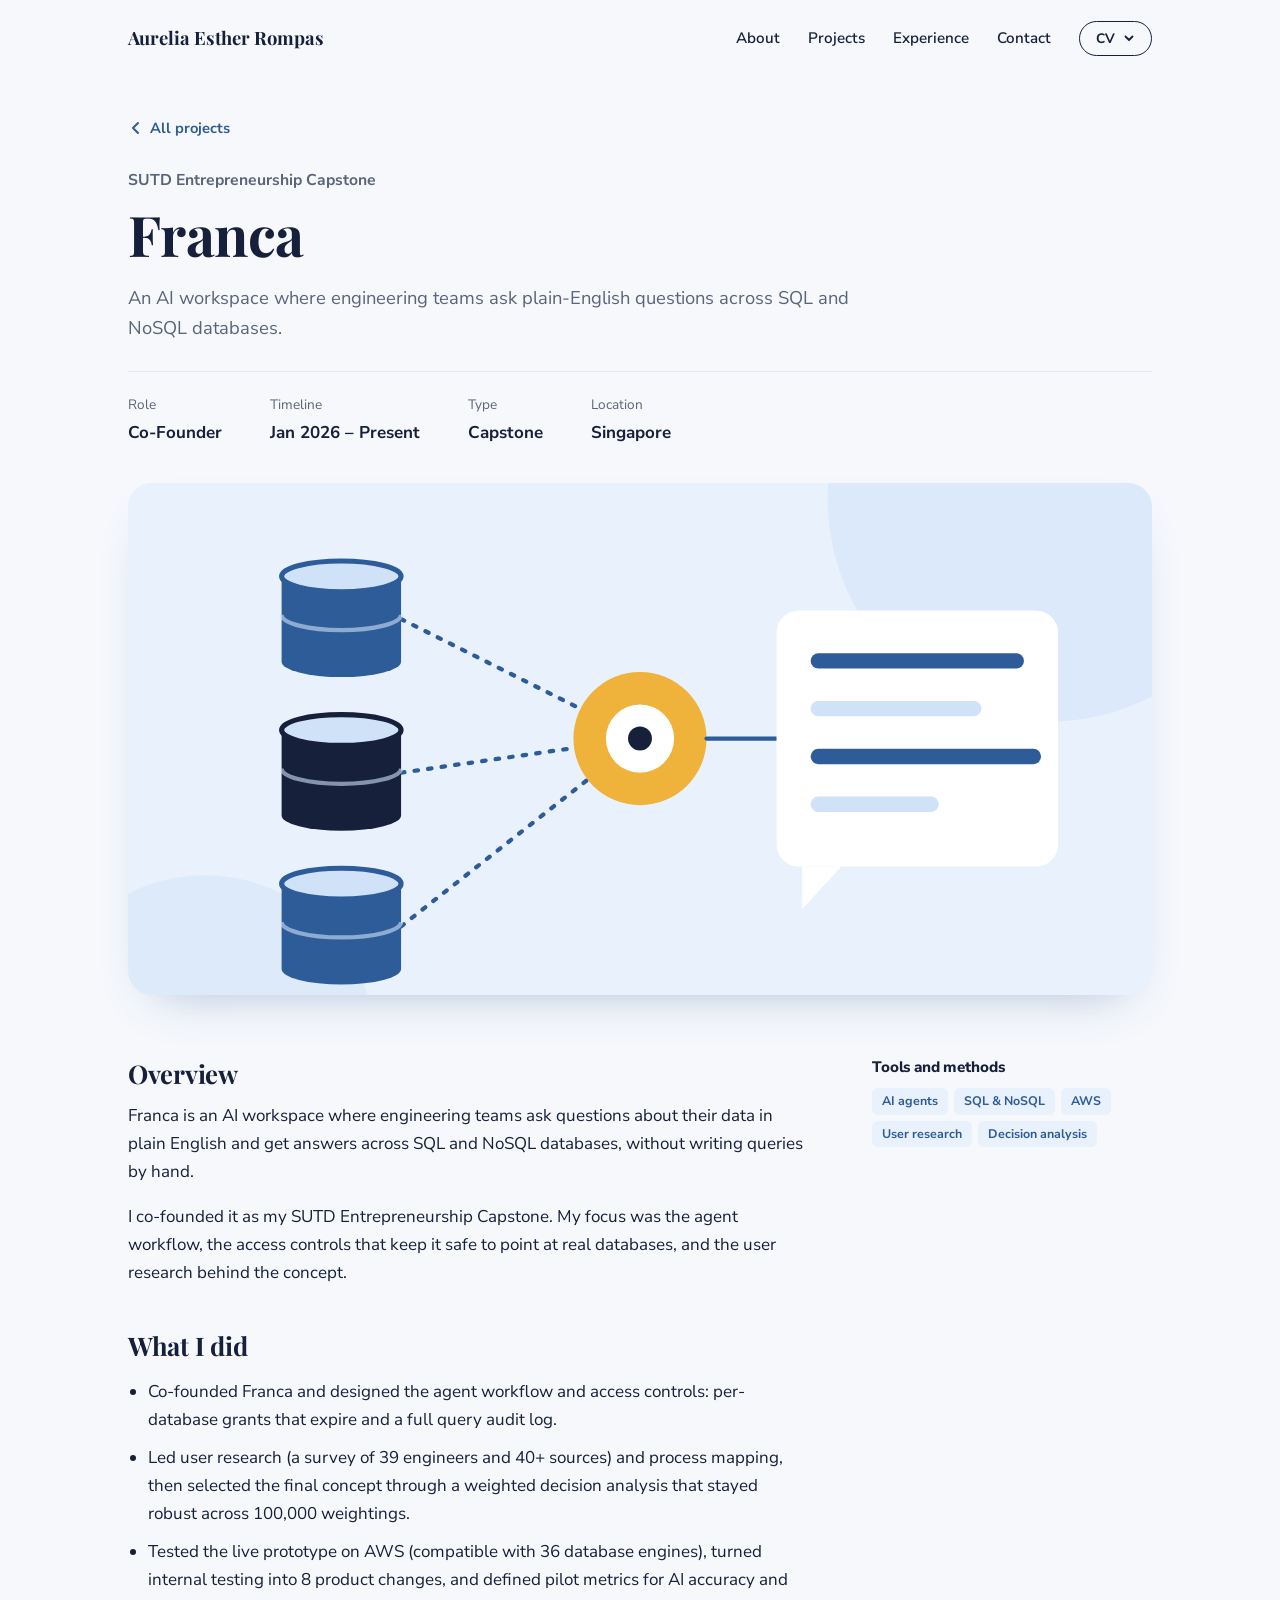
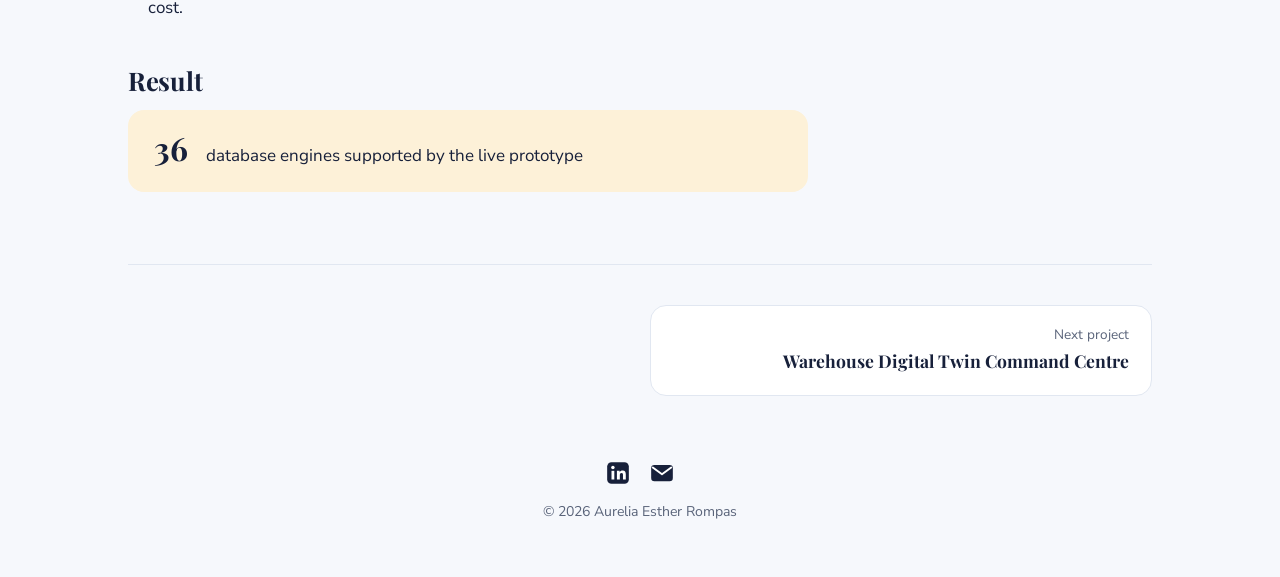
<file: projects/franca.html>
<!DOCTYPE html>
<html lang="en">
<head>
  <meta charset="utf-8">
  <meta name="viewport" content="width=device-width, initial-scale=1">
  <title>Franca | Aurelia Rompas</title>
  <meta name="description" content="An AI workspace where engineering teams ask plain-English questions across SQL and NoSQL databases.">
  <meta property="og:title" content="Franca | Aurelia Rompas">
  <meta property="og:description" content="An AI workspace where engineering teams ask plain-English questions across SQL and NoSQL databases.">
  <link rel="icon" href="../assets/img/favicon.svg" type="image/svg+xml">
  <link rel="preconnect" href="https://fonts.googleapis.com">
  <link rel="preconnect" href="https://fonts.gstatic.com" crossorigin>
  <link href="https://fonts.googleapis.com/css2?family=Nunito+Sans:opsz,wght@6..12,400;6..12,600;6..12,700;6..12,800&family=Playfair+Display:wght@600;700&display=swap" rel="stylesheet">
  <link rel="stylesheet" href="../assets/css/style.css">
</head>
<body>
  <a class="skip-link" href="#main">Skip to content</a>
  <header class="site-nav">
    <div class="wrap">
      <a class="brand" href="../index.html">Aurelia Esther Rompas</a>
      <button class="nav-toggle" type="button" aria-expanded="false" aria-controls="nav-links">Menu</button>
      <ul class="nav-links" id="nav-links">
        <li><a href="../index.html#about">About</a></li>
        <li><a href="../index.html#projects">Projects</a></li>
        <li><a href="../index.html#experience">Experience</a></li>
        <li><a href="../index.html#contact">Contact</a></li>
        <li><div class="cv-menu">
          <!-- CV versions: put the PDFs in assets/cv/ with these file names -->
          <button class="btn btn-small" type="button" aria-expanded="false" aria-controls="cv-nav">CV<svg class="caret" viewBox="0 0 12 12" aria-hidden="true"><path d="M2.5 4.5L6 8l3.5-3.5" fill="none" stroke="currentColor" stroke-width="1.8" stroke-linecap="round" stroke-linejoin="round"/></svg></button>
          <ul class="cv-options" id="cv-nav" hidden>
            <li><a href="../assets/cv/Aurelia_Rompas_CV_General.pdf" target="_blank" rel="noopener">General</a></li>
            <li><a href="../assets/cv/Aurelia_Rompas_CV_Operations_Supply_Chain.pdf" target="_blank" rel="noopener">Operations / supply chain analyst</a></li>
            <li><a href="../assets/cv/Aurelia_Rompas_CV_Data_Business_Analyst.pdf" target="_blank" rel="noopener">Data / business analyst</a></li>
            <li><a href="../assets/cv/Aurelia_Rompas_CV_AI_Data_Science.pdf" target="_blank" rel="noopener">AI / data science</a></li>
          </ul>
        </div></li>
      </ul>
    </div>
  </header>

  <main id="main">
    <!-- ============ EDIT: page header ============ -->
    <div class="wrap detail-header">
      <a class="back-link" href="../index.html#projects"><svg viewBox="0 0 16 16" aria-hidden="true"><path d="M10 3L5 8l5 5" fill="none" stroke="currentColor" stroke-width="2" stroke-linecap="round" stroke-linejoin="round"/></svg>All projects</a>
      <p class="project-org">SUTD Entrepreneurship Capstone</p>
      <h1>Franca</h1>
      <p class="lede">An AI workspace where engineering teams ask plain-English questions across SQL and NoSQL databases.</p>
      <dl class="facts">
          <div><dt>Role</dt><dd>Co-Founder</dd></div>
          <div><dt>Timeline</dt><dd>Jan 2026 – Present</dd></div>
          <div><dt>Type</dt><dd>Capstone</dd></div>
          <div><dt>Location</dt><dd>Singapore</dd></div>
      </dl>
    </div>

    <!-- ============ EDIT: cover image ============
         Swap the src for a screenshot or photo, e.g. ../assets/img/projects/franca-cover.jpg
         A wide image (about 2:1) looks best. -->
    <div class="wrap">
      <figure class="detail-cover">
        <img src="../assets/img/projects/franca.svg" alt="Illustration for Franca" width="1200" height="800">
      </figure>
    </div>

    <div class="wrap detail-body">
      <article class="detail-main">
        <section>
          <h2>Overview</h2>
          <p>Franca is an AI workspace where engineering teams ask questions about their data in plain English and get answers across SQL and NoSQL databases, without writing queries by hand.</p>
          <p>I co-founded it as my SUTD Entrepreneurship Capstone. My focus was the agent workflow, the access controls that keep it safe to point at real databases, and the user research behind the concept.</p>
        </section>

        <section>
          <h2>What I did</h2>
          <ul>
            <li>Co-founded Franca and designed the agent workflow and access controls: per-database grants that expire and a full query audit log.</li>
            <li>Led user research (a survey of 39 engineers and 40+ sources) and process mapping, then selected the final concept through a weighted decision analysis that stayed robust across 100,000 weightings.</li>
            <li>Tested the live prototype on AWS (compatible with 36 database engines), turned internal testing into 8 product changes, and defined pilot metrics for AI accuracy and cost.</li>
          </ul>
        </section>

        <section>
          <h2>Result</h2>
          <div class="result-callout"><strong>36</strong><span>database engines supported by the live prototype</span></div>
        </section>

        <!-- ============ OPTIONAL: gallery ============
             Put images in assets/img/projects/ and remove the comment markers to show them.
        <section>
          <h2>Gallery</h2>
          <div class="gallery">
            <figure>
              <img src="../assets/img/projects/franca-1.png" alt="Describe what the screenshot shows">
              <figcaption>Short caption</figcaption>
            </figure>
            <figure>
              <img src="../assets/img/projects/franca-2.png" alt="Describe what the screenshot shows">
              <figcaption>Short caption</figcaption>
            </figure>
          </div>
        </section>
        -->
      </article>

      <aside class="detail-aside">
        <section>
          <h2>Tools and methods</h2>
          <ul class="tag-row"><li>AI agents</li><li>SQL &amp; NoSQL</li><li>AWS</li><li>User research</li><li>Decision analysis</li></ul>
        </section>

        <!-- ============ OPTIONAL: links ============
             Add a demo, GitHub repo, report or slides, then remove the comment markers.
        <section>
          <h2>Links</h2>
          <ul class="link-list">
            <li><a href="https://github.com/YOUR-USERNAME/REPO" target="_blank" rel="noopener">Source code on GitHub</a></li>
            <li><a href="../assets/docs/franca-report.pdf" target="_blank" rel="noopener">Read the report (PDF)</a></li>
          </ul>
        </section>
        -->
      </aside>
    </div>

    <nav class="wrap" aria-label="More projects">
      <div class="pager">
        <a class="next" href="dsv-digital-twin.html"><small>Next project</small><span>Warehouse Digital Twin Command Centre</span></a>
      </div>
    </nav>
  </main>

  <footer class="site-footer">
    <div class="social">
      <a href="https://www.linkedin.com/in/aureliaesther/" target="_blank" rel="noopener" aria-label="LinkedIn"><svg viewBox="0 0 24 24" aria-hidden="true"><rect x="2" y="2" width="20" height="20" rx="4" fill="currentColor"/><rect x="6" y="10" width="2.6" height="8" fill="#fff"/><circle cx="7.3" cy="6.9" r="1.6" fill="#fff"/><path d="M11 10h2.5v1.2c.5-.8 1.5-1.4 2.8-1.4 2.2 0 2.9 1.4 2.9 3.6V18h-2.6v-4.1c0-1-.2-1.9-1.3-1.9-1.2 0-1.6.8-1.6 2V18H11z" fill="#fff"/></svg></a>
      <a href="mailto:aerompas2@gmail.com" aria-label="Email"><svg viewBox="0 0 24 24" aria-hidden="true"><rect x="2" y="4.5" width="20" height="15" rx="3" fill="currentColor"/><path d="M3.5 7l8.5 6.2L20.5 7" fill="none" stroke="#fff" stroke-width="1.8" stroke-linecap="round" stroke-linejoin="round"/></svg></a>
      <!-- To show a GitHub icon, replace YOUR-USERNAME and remove the comment markers around the next line:
      <a href="https://github.com/YOUR-USERNAME" target="_blank" rel="noopener" aria-label="GitHub"><svg viewBox="0 0 24 24" aria-hidden="true"><path fill="currentColor" d="M12 1.8a10.2 10.2 0 0 0-3.2 19.9c.5.1.7-.2.7-.5v-1.8c-2.8.6-3.4-1.2-3.4-1.2-.5-1.2-1.1-1.5-1.1-1.5-.9-.6.1-.6.1-.6 1 .1 1.6 1 1.6 1 .9 1.6 2.4 1.1 3 .9.1-.7.4-1.1.6-1.4-2.3-.3-4.6-1.1-4.6-5 0-1.1.4-2 1-2.7-.1-.3-.4-1.3.1-2.7 0 0 .9-.3 2.8 1a9.6 9.6 0 0 1 5.1 0c1.9-1.3 2.8-1 2.8-1 .6 1.4.2 2.4.1 2.7.7.7 1 1.6 1 2.7 0 3.9-2.4 4.7-4.6 5 .4.3.7.9.7 1.9v2.8c0 .3.2.6.7.5A10.2 10.2 0 0 0 12 1.8z"/></svg></a>
      -->
    </div>
    <p>&copy; <span data-year>2026</span> Aurelia Esther Rompas</p>
  </footer>
  <script src="../assets/js/main.js"></script>
</body>
</html>
</file>
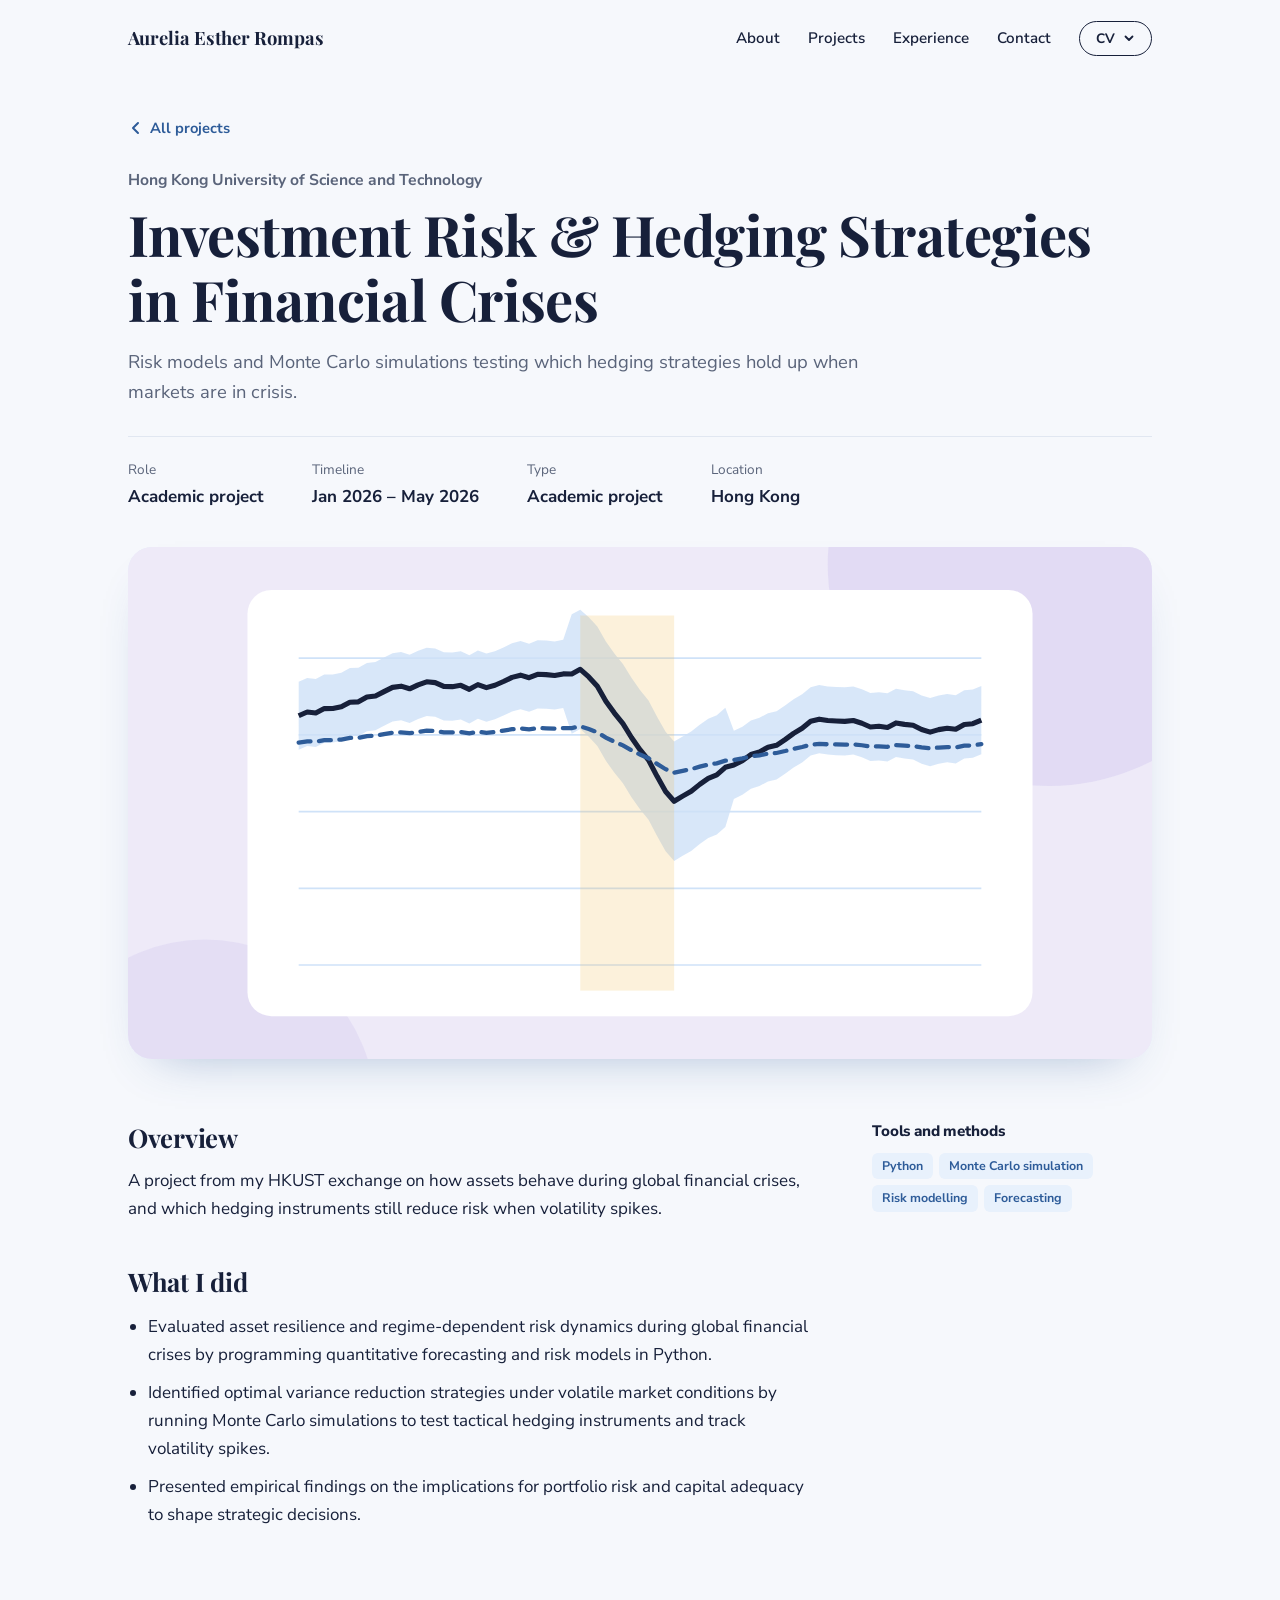
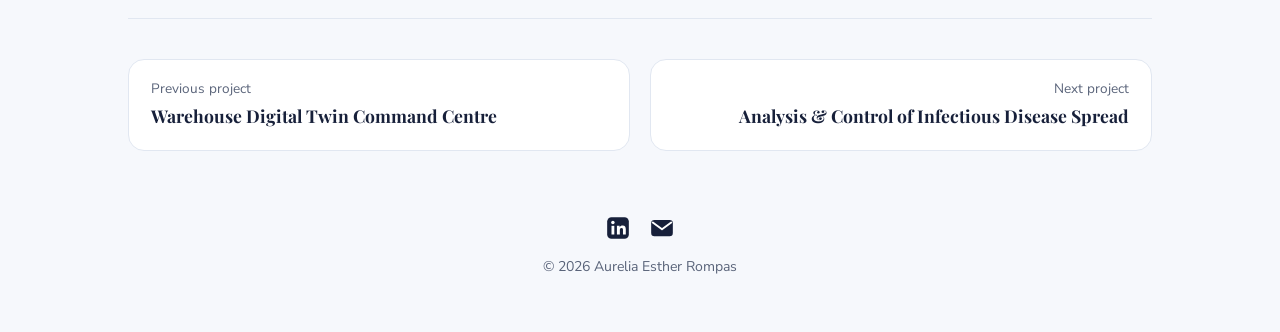
<file: projects/investment-risk-hedging.html>
<!DOCTYPE html>
<html lang="en">
<head>
  <meta charset="utf-8">
  <meta name="viewport" content="width=device-width, initial-scale=1">
  <title>Investment Risk &amp; Hedging Strategies in Financial Crises | Aurelia Rompas</title>
  <meta name="description" content="Risk models and Monte Carlo simulations testing which hedging strategies hold up when markets are in crisis.">
  <meta property="og:title" content="Investment Risk &amp; Hedging Strategies in Financial Crises | Aurelia Rompas">
  <meta property="og:description" content="Risk models and Monte Carlo simulations testing which hedging strategies hold up when markets are in crisis.">
  <link rel="icon" href="../assets/img/favicon.svg" type="image/svg+xml">
  <link rel="preconnect" href="https://fonts.googleapis.com">
  <link rel="preconnect" href="https://fonts.gstatic.com" crossorigin>
  <link href="https://fonts.googleapis.com/css2?family=Nunito+Sans:opsz,wght@6..12,400;6..12,600;6..12,700;6..12,800&family=Playfair+Display:wght@600;700&display=swap" rel="stylesheet">
  <link rel="stylesheet" href="../assets/css/style.css">
</head>
<body>
  <a class="skip-link" href="#main">Skip to content</a>
  <header class="site-nav">
    <div class="wrap">
      <a class="brand" href="../index.html">Aurelia Esther Rompas</a>
      <button class="nav-toggle" type="button" aria-expanded="false" aria-controls="nav-links">Menu</button>
      <ul class="nav-links" id="nav-links">
        <li><a href="../index.html#about">About</a></li>
        <li><a href="../index.html#projects">Projects</a></li>
        <li><a href="../index.html#experience">Experience</a></li>
        <li><a href="../index.html#contact">Contact</a></li>
        <li><div class="cv-menu">
          <!-- CV versions: put the PDFs in assets/cv/ with these file names -->
          <button class="btn btn-small" type="button" aria-expanded="false" aria-controls="cv-nav">CV<svg class="caret" viewBox="0 0 12 12" aria-hidden="true"><path d="M2.5 4.5L6 8l3.5-3.5" fill="none" stroke="currentColor" stroke-width="1.8" stroke-linecap="round" stroke-linejoin="round"/></svg></button>
          <ul class="cv-options" id="cv-nav" hidden>
            <li><a href="../assets/cv/Aurelia_Rompas_CV_General.pdf" target="_blank" rel="noopener">General</a></li>
            <li><a href="../assets/cv/Aurelia_Rompas_CV_Operations_Supply_Chain.pdf" target="_blank" rel="noopener">Operations / supply chain analyst</a></li>
            <li><a href="../assets/cv/Aurelia_Rompas_CV_Data_Business_Analyst.pdf" target="_blank" rel="noopener">Data / business analyst</a></li>
            <li><a href="../assets/cv/Aurelia_Rompas_CV_AI_Data_Science.pdf" target="_blank" rel="noopener">AI / data science</a></li>
          </ul>
        </div></li>
      </ul>
    </div>
  </header>

  <main id="main">
    <!-- ============ EDIT: page header ============ -->
    <div class="wrap detail-header">
      <a class="back-link" href="../index.html#projects"><svg viewBox="0 0 16 16" aria-hidden="true"><path d="M10 3L5 8l5 5" fill="none" stroke="currentColor" stroke-width="2" stroke-linecap="round" stroke-linejoin="round"/></svg>All projects</a>
      <p class="project-org">Hong Kong University of Science and Technology</p>
      <h1>Investment Risk &amp; Hedging Strategies in Financial Crises</h1>
      <p class="lede">Risk models and Monte Carlo simulations testing which hedging strategies hold up when markets are in crisis.</p>
      <dl class="facts">
          <div><dt>Role</dt><dd>Academic project</dd></div>
          <div><dt>Timeline</dt><dd>Jan 2026 – May 2026</dd></div>
          <div><dt>Type</dt><dd>Academic project</dd></div>
          <div><dt>Location</dt><dd>Hong Kong</dd></div>
      </dl>
    </div>

    <!-- ============ EDIT: cover image ============
         Swap the src for a screenshot or photo, e.g. ../assets/img/projects/investment-risk-hedging-cover.jpg
         A wide image (about 2:1) looks best. -->
    <div class="wrap">
      <figure class="detail-cover">
        <img src="../assets/img/projects/investment-risk-hedging.svg" alt="Illustration for Investment Risk &amp; Hedging Strategies in Financial Crises" width="1200" height="800">
      </figure>
    </div>

    <div class="wrap detail-body">
      <article class="detail-main">
        <section>
          <h2>Overview</h2>
          <p>A project from my HKUST exchange on how assets behave during global financial crises, and which hedging instruments still reduce risk when volatility spikes.</p>
        </section>

        <section>
          <h2>What I did</h2>
          <ul>
            <li>Evaluated asset resilience and regime-dependent risk dynamics during global financial crises by programming quantitative forecasting and risk models in Python.</li>
            <li>Identified optimal variance reduction strategies under volatile market conditions by running Monte Carlo simulations to test tactical hedging instruments and track volatility spikes.</li>
            <li>Presented empirical findings on the implications for portfolio risk and capital adequacy to shape strategic decisions.</li>
          </ul>
        </section>

        <!-- ============ OPTIONAL: gallery ============
             Put images in assets/img/projects/ and remove the comment markers to show them.
        <section>
          <h2>Gallery</h2>
          <div class="gallery">
            <figure>
              <img src="../assets/img/projects/investment-risk-hedging-1.png" alt="Describe what the screenshot shows">
              <figcaption>Short caption</figcaption>
            </figure>
            <figure>
              <img src="../assets/img/projects/investment-risk-hedging-2.png" alt="Describe what the screenshot shows">
              <figcaption>Short caption</figcaption>
            </figure>
          </div>
        </section>
        -->
      </article>

      <aside class="detail-aside">
        <section>
          <h2>Tools and methods</h2>
          <ul class="tag-row"><li>Python</li><li>Monte Carlo simulation</li><li>Risk modelling</li><li>Forecasting</li></ul>
        </section>

        <!-- ============ OPTIONAL: links ============
             Add a demo, GitHub repo, report or slides, then remove the comment markers.
        <section>
          <h2>Links</h2>
          <ul class="link-list">
            <li><a href="https://github.com/YOUR-USERNAME/REPO" target="_blank" rel="noopener">Source code on GitHub</a></li>
            <li><a href="../assets/docs/investment-risk-hedging-report.pdf" target="_blank" rel="noopener">Read the report (PDF)</a></li>
          </ul>
        </section>
        -->
      </aside>
    </div>

    <nav class="wrap" aria-label="More projects">
      <div class="pager">
        <a class="prev" href="dsv-digital-twin.html"><small>Previous project</small><span>Warehouse Digital Twin Command Centre</span></a><a class="next" href="seir-disease-control.html"><small>Next project</small><span>Analysis &amp; Control of Infectious Disease Spread</span></a>
      </div>
    </nav>
  </main>

  <footer class="site-footer">
    <div class="social">
      <a href="https://www.linkedin.com/in/aureliaesther/" target="_blank" rel="noopener" aria-label="LinkedIn"><svg viewBox="0 0 24 24" aria-hidden="true"><rect x="2" y="2" width="20" height="20" rx="4" fill="currentColor"/><rect x="6" y="10" width="2.6" height="8" fill="#fff"/><circle cx="7.3" cy="6.9" r="1.6" fill="#fff"/><path d="M11 10h2.5v1.2c.5-.8 1.5-1.4 2.8-1.4 2.2 0 2.9 1.4 2.9 3.6V18h-2.6v-4.1c0-1-.2-1.9-1.3-1.9-1.2 0-1.6.8-1.6 2V18H11z" fill="#fff"/></svg></a>
      <a href="mailto:aerompas2@gmail.com" aria-label="Email"><svg viewBox="0 0 24 24" aria-hidden="true"><rect x="2" y="4.5" width="20" height="15" rx="3" fill="currentColor"/><path d="M3.5 7l8.5 6.2L20.5 7" fill="none" stroke="#fff" stroke-width="1.8" stroke-linecap="round" stroke-linejoin="round"/></svg></a>
      <!-- To show a GitHub icon, replace YOUR-USERNAME and remove the comment markers around the next line:
      <a href="https://github.com/YOUR-USERNAME" target="_blank" rel="noopener" aria-label="GitHub"><svg viewBox="0 0 24 24" aria-hidden="true"><path fill="currentColor" d="M12 1.8a10.2 10.2 0 0 0-3.2 19.9c.5.1.7-.2.7-.5v-1.8c-2.8.6-3.4-1.2-3.4-1.2-.5-1.2-1.1-1.5-1.1-1.5-.9-.6.1-.6.1-.6 1 .1 1.6 1 1.6 1 .9 1.6 2.4 1.1 3 .9.1-.7.4-1.1.6-1.4-2.3-.3-4.6-1.1-4.6-5 0-1.1.4-2 1-2.7-.1-.3-.4-1.3.1-2.7 0 0 .9-.3 2.8 1a9.6 9.6 0 0 1 5.1 0c1.9-1.3 2.8-1 2.8-1 .6 1.4.2 2.4.1 2.7.7.7 1 1.6 1 2.7 0 3.9-2.4 4.7-4.6 5 .4.3.7.9.7 1.9v2.8c0 .3.2.6.7.5A10.2 10.2 0 0 0 12 1.8z"/></svg></a>
      -->
    </div>
    <p>&copy; <span data-year>2026</span> Aurelia Esther Rompas</p>
  </footer>
  <script src="../assets/js/main.js"></script>
</body>
</html>
</file>
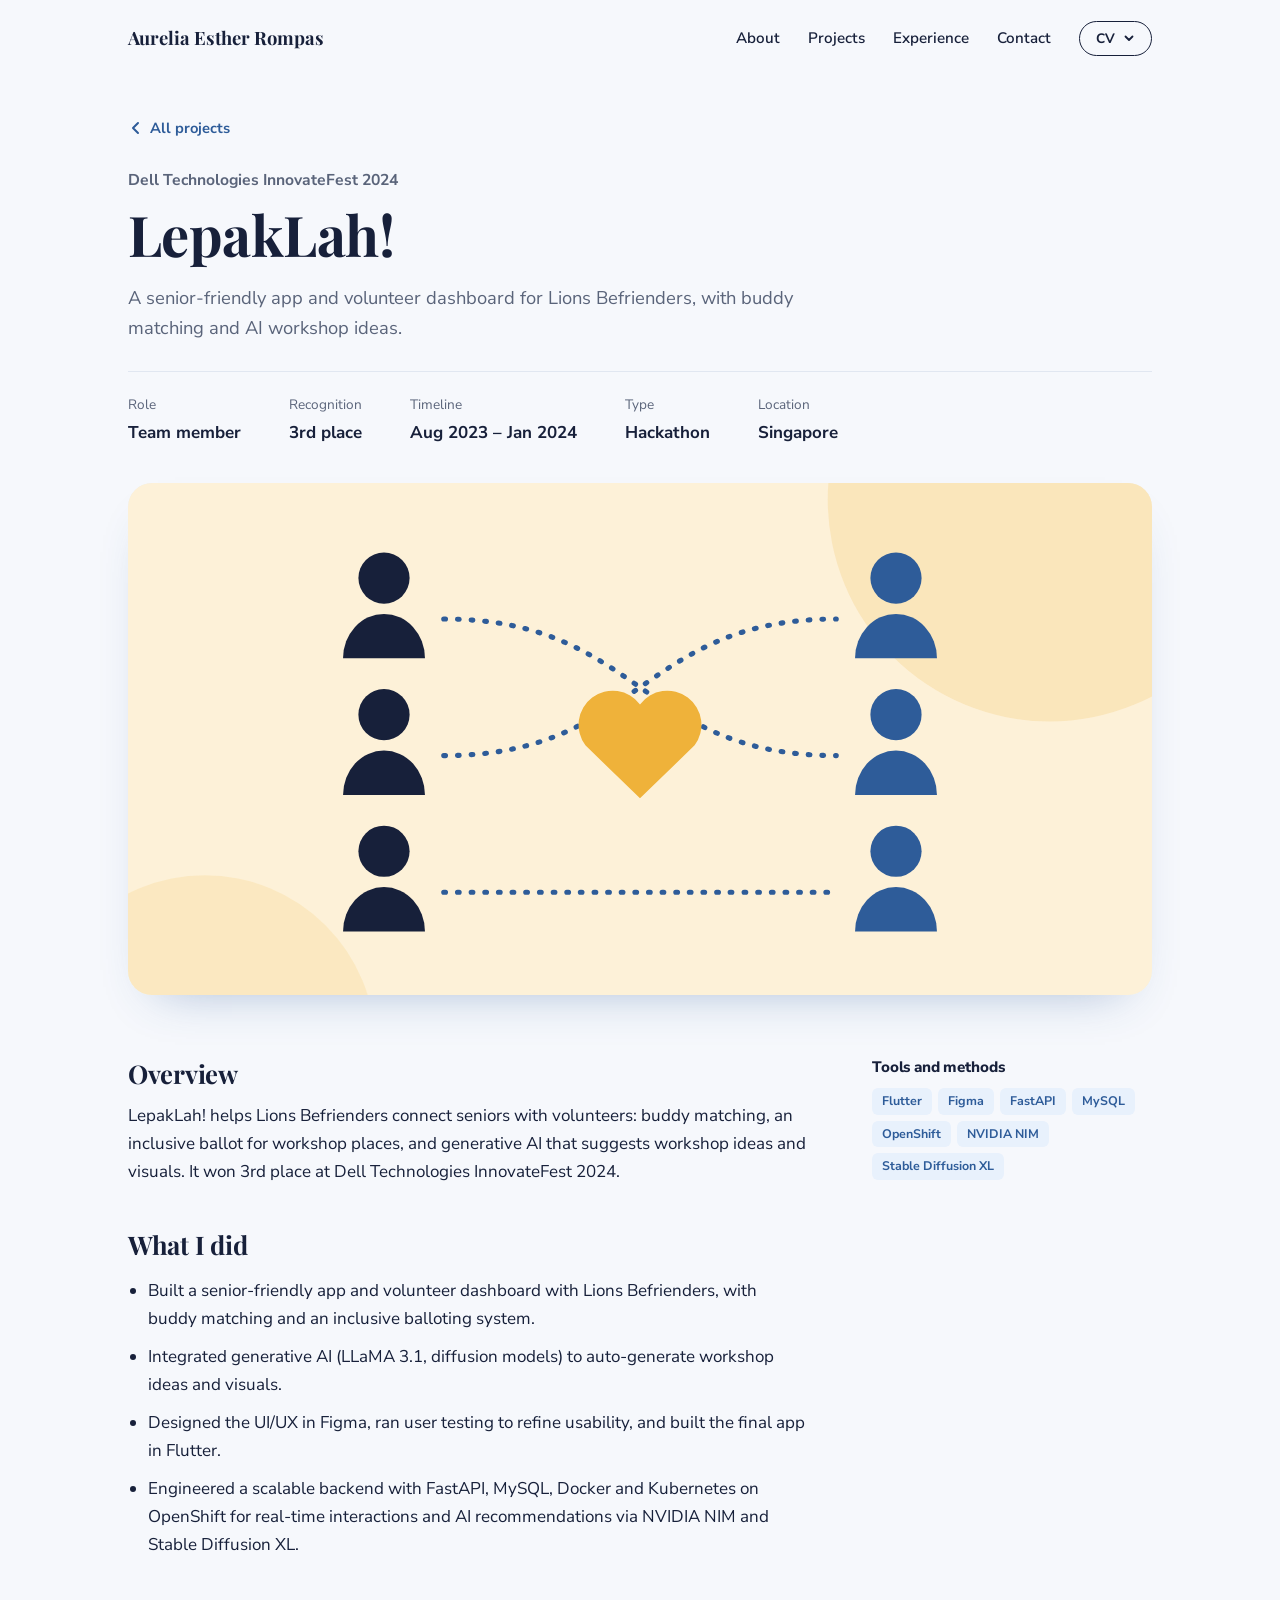
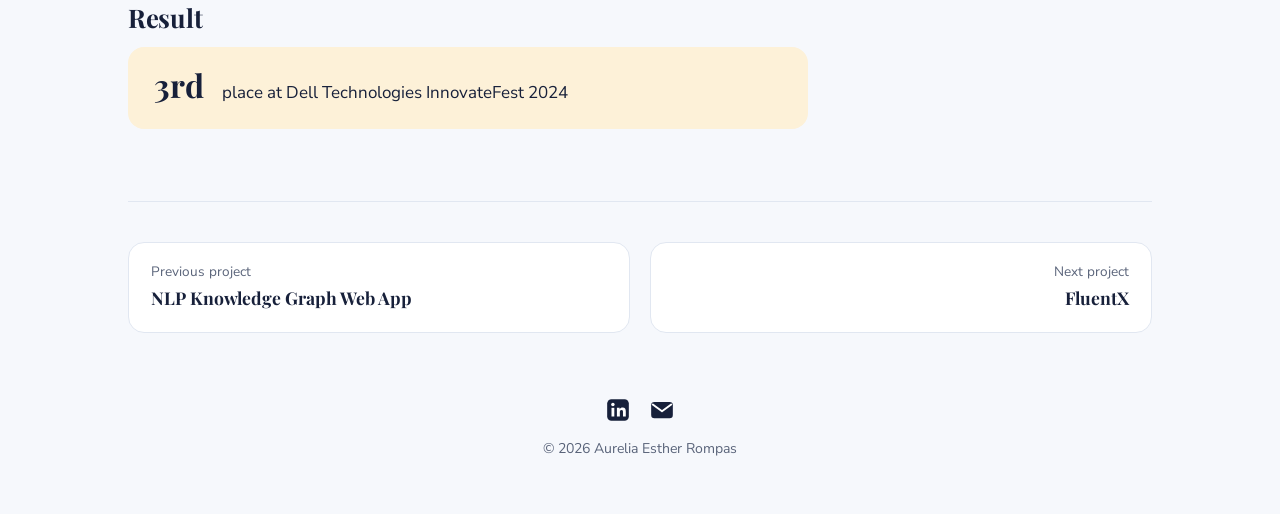
<file: projects/lepaklah.html>
<!DOCTYPE html>
<html lang="en">
<head>
  <meta charset="utf-8">
  <meta name="viewport" content="width=device-width, initial-scale=1">
  <title>LepakLah! | Aurelia Rompas</title>
  <meta name="description" content="A senior-friendly app and volunteer dashboard for Lions Befrienders, with buddy matching and AI workshop ideas.">
  <meta property="og:title" content="LepakLah! | Aurelia Rompas">
  <meta property="og:description" content="A senior-friendly app and volunteer dashboard for Lions Befrienders, with buddy matching and AI workshop ideas.">
  <link rel="icon" href="../assets/img/favicon.svg" type="image/svg+xml">
  <link rel="preconnect" href="https://fonts.googleapis.com">
  <link rel="preconnect" href="https://fonts.gstatic.com" crossorigin>
  <link href="https://fonts.googleapis.com/css2?family=Nunito+Sans:opsz,wght@6..12,400;6..12,600;6..12,700;6..12,800&family=Playfair+Display:wght@600;700&display=swap" rel="stylesheet">
  <link rel="stylesheet" href="../assets/css/style.css">
</head>
<body>
  <a class="skip-link" href="#main">Skip to content</a>
  <header class="site-nav">
    <div class="wrap">
      <a class="brand" href="../index.html">Aurelia Esther Rompas</a>
      <button class="nav-toggle" type="button" aria-expanded="false" aria-controls="nav-links">Menu</button>
      <ul class="nav-links" id="nav-links">
        <li><a href="../index.html#about">About</a></li>
        <li><a href="../index.html#projects">Projects</a></li>
        <li><a href="../index.html#experience">Experience</a></li>
        <li><a href="../index.html#contact">Contact</a></li>
        <li><div class="cv-menu">
          <!-- CV versions: put the PDFs in assets/cv/ with these file names -->
          <button class="btn btn-small" type="button" aria-expanded="false" aria-controls="cv-nav">CV<svg class="caret" viewBox="0 0 12 12" aria-hidden="true"><path d="M2.5 4.5L6 8l3.5-3.5" fill="none" stroke="currentColor" stroke-width="1.8" stroke-linecap="round" stroke-linejoin="round"/></svg></button>
          <ul class="cv-options" id="cv-nav" hidden>
            <li><a href="../assets/cv/Aurelia_Rompas_CV_General.pdf" target="_blank" rel="noopener">General</a></li>
            <li><a href="../assets/cv/Aurelia_Rompas_CV_Operations_Supply_Chain.pdf" target="_blank" rel="noopener">Operations / supply chain analyst</a></li>
            <li><a href="../assets/cv/Aurelia_Rompas_CV_Data_Business_Analyst.pdf" target="_blank" rel="noopener">Data / business analyst</a></li>
            <li><a href="../assets/cv/Aurelia_Rompas_CV_AI_Data_Science.pdf" target="_blank" rel="noopener">AI / data science</a></li>
          </ul>
        </div></li>
      </ul>
    </div>
  </header>

  <main id="main">
    <!-- ============ EDIT: page header ============ -->
    <div class="wrap detail-header">
      <a class="back-link" href="../index.html#projects"><svg viewBox="0 0 16 16" aria-hidden="true"><path d="M10 3L5 8l5 5" fill="none" stroke="currentColor" stroke-width="2" stroke-linecap="round" stroke-linejoin="round"/></svg>All projects</a>
      <p class="project-org">Dell Technologies InnovateFest 2024</p>
      <h1>LepakLah!</h1>
      <p class="lede">A senior-friendly app and volunteer dashboard for Lions Befrienders, with buddy matching and AI workshop ideas.</p>
      <dl class="facts">
          <div><dt>Role</dt><dd>Team member</dd></div>
          <div><dt>Recognition</dt><dd>3rd place</dd></div>
          <div><dt>Timeline</dt><dd>Aug 2023 – Jan 2024</dd></div>
          <div><dt>Type</dt><dd>Hackathon</dd></div>
          <div><dt>Location</dt><dd>Singapore</dd></div>
      </dl>
    </div>

    <!-- ============ EDIT: cover image ============
         Swap the src for a screenshot or photo, e.g. ../assets/img/projects/lepaklah-cover.jpg
         A wide image (about 2:1) looks best. -->
    <div class="wrap">
      <figure class="detail-cover">
        <img src="../assets/img/projects/lepaklah.svg" alt="Illustration for LepakLah!" width="1200" height="800">
      </figure>
    </div>

    <div class="wrap detail-body">
      <article class="detail-main">
        <section>
          <h2>Overview</h2>
          <p>LepakLah! helps Lions Befrienders connect seniors with volunteers: buddy matching, an inclusive ballot for workshop places, and generative AI that suggests workshop ideas and visuals. It won 3rd place at Dell Technologies InnovateFest 2024.</p>
        </section>

        <section>
          <h2>What I did</h2>
          <ul>
            <li>Built a senior-friendly app and volunteer dashboard with Lions Befrienders, with buddy matching and an inclusive balloting system.</li>
            <li>Integrated generative AI (LLaMA 3.1, diffusion models) to auto-generate workshop ideas and visuals.</li>
            <li>Designed the UI/UX in Figma, ran user testing to refine usability, and built the final app in Flutter.</li>
            <li>Engineered a scalable backend with FastAPI, MySQL, Docker and Kubernetes on OpenShift for real-time interactions and AI recommendations via NVIDIA NIM and Stable Diffusion XL.</li>
          </ul>
        </section>

        <section>
          <h2>Result</h2>
          <div class="result-callout"><strong>3rd</strong><span>place at Dell Technologies InnovateFest 2024</span></div>
        </section>

        <!-- ============ OPTIONAL: gallery ============
             Put images in assets/img/projects/ and remove the comment markers to show them.
        <section>
          <h2>Gallery</h2>
          <div class="gallery">
            <figure>
              <img src="../assets/img/projects/lepaklah-1.png" alt="Describe what the screenshot shows">
              <figcaption>Short caption</figcaption>
            </figure>
            <figure>
              <img src="../assets/img/projects/lepaklah-2.png" alt="Describe what the screenshot shows">
              <figcaption>Short caption</figcaption>
            </figure>
          </div>
        </section>
        -->
      </article>

      <aside class="detail-aside">
        <section>
          <h2>Tools and methods</h2>
          <ul class="tag-row"><li>Flutter</li><li>Figma</li><li>FastAPI</li><li>MySQL</li><li>OpenShift</li><li>NVIDIA NIM</li><li>Stable Diffusion XL</li></ul>
        </section>

        <!-- ============ OPTIONAL: links ============
             Add a demo, GitHub repo, report or slides, then remove the comment markers.
        <section>
          <h2>Links</h2>
          <ul class="link-list">
            <li><a href="https://github.com/YOUR-USERNAME/REPO" target="_blank" rel="noopener">Source code on GitHub</a></li>
            <li><a href="../assets/docs/lepaklah-report.pdf" target="_blank" rel="noopener">Read the report (PDF)</a></li>
          </ul>
        </section>
        -->
      </aside>
    </div>

    <nav class="wrap" aria-label="More projects">
      <div class="pager">
        <a class="prev" href="smubia-datathon.html"><small>Previous project</small><span>NLP Knowledge Graph Web App</span></a><a class="next" href="fluentx.html"><small>Next project</small><span>FluentX</span></a>
      </div>
    </nav>
  </main>

  <footer class="site-footer">
    <div class="social">
      <a href="https://www.linkedin.com/in/aureliaesther/" target="_blank" rel="noopener" aria-label="LinkedIn"><svg viewBox="0 0 24 24" aria-hidden="true"><rect x="2" y="2" width="20" height="20" rx="4" fill="currentColor"/><rect x="6" y="10" width="2.6" height="8" fill="#fff"/><circle cx="7.3" cy="6.9" r="1.6" fill="#fff"/><path d="M11 10h2.5v1.2c.5-.8 1.5-1.4 2.8-1.4 2.2 0 2.9 1.4 2.9 3.6V18h-2.6v-4.1c0-1-.2-1.9-1.3-1.9-1.2 0-1.6.8-1.6 2V18H11z" fill="#fff"/></svg></a>
      <a href="mailto:aerompas2@gmail.com" aria-label="Email"><svg viewBox="0 0 24 24" aria-hidden="true"><rect x="2" y="4.5" width="20" height="15" rx="3" fill="currentColor"/><path d="M3.5 7l8.5 6.2L20.5 7" fill="none" stroke="#fff" stroke-width="1.8" stroke-linecap="round" stroke-linejoin="round"/></svg></a>
      <!-- To show a GitHub icon, replace YOUR-USERNAME and remove the comment markers around the next line:
      <a href="https://github.com/YOUR-USERNAME" target="_blank" rel="noopener" aria-label="GitHub"><svg viewBox="0 0 24 24" aria-hidden="true"><path fill="currentColor" d="M12 1.8a10.2 10.2 0 0 0-3.2 19.9c.5.1.7-.2.7-.5v-1.8c-2.8.6-3.4-1.2-3.4-1.2-.5-1.2-1.1-1.5-1.1-1.5-.9-.6.1-.6.1-.6 1 .1 1.6 1 1.6 1 .9 1.6 2.4 1.1 3 .9.1-.7.4-1.1.6-1.4-2.3-.3-4.6-1.1-4.6-5 0-1.1.4-2 1-2.7-.1-.3-.4-1.3.1-2.7 0 0 .9-.3 2.8 1a9.6 9.6 0 0 1 5.1 0c1.9-1.3 2.8-1 2.8-1 .6 1.4.2 2.4.1 2.7.7.7 1 1.6 1 2.7 0 3.9-2.4 4.7-4.6 5 .4.3.7.9.7 1.9v2.8c0 .3.2.6.7.5A10.2 10.2 0 0 0 12 1.8z"/></svg></a>
      -->
    </div>
    <p>&copy; <span data-year>2026</span> Aurelia Esther Rompas</p>
  </footer>
  <script src="../assets/js/main.js"></script>
</body>
</html>
</file>
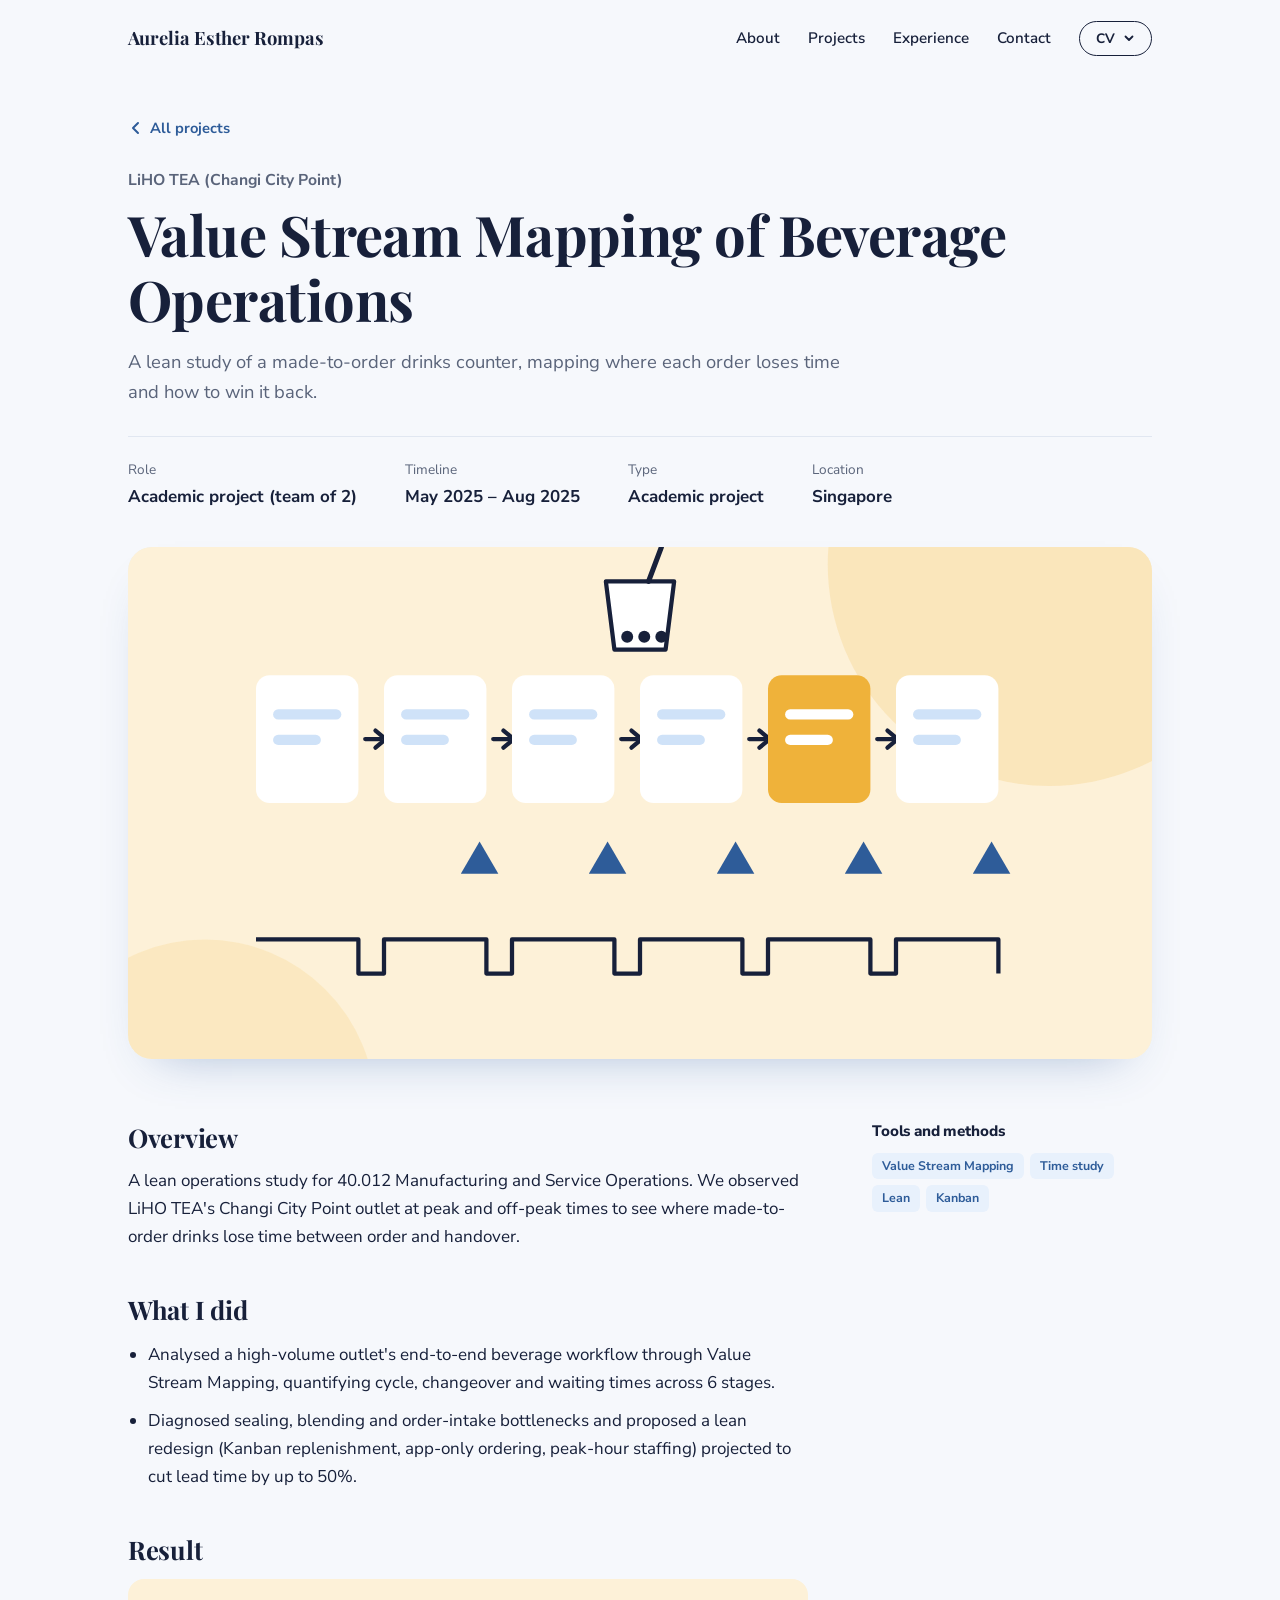
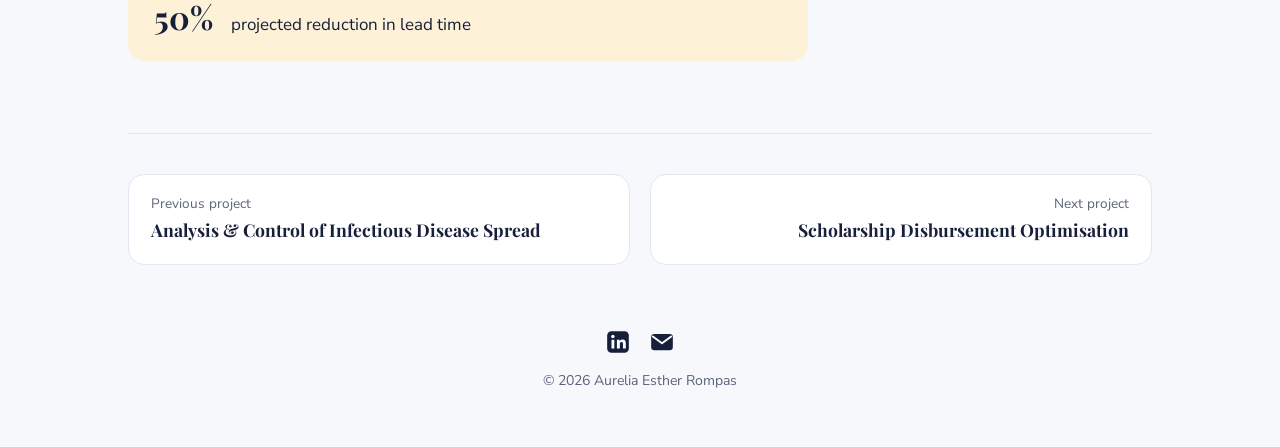
<file: projects/liho-value-stream-mapping.html>
<!DOCTYPE html>
<html lang="en">
<head>
  <meta charset="utf-8">
  <meta name="viewport" content="width=device-width, initial-scale=1">
  <title>Value Stream Mapping of Beverage Operations | Aurelia Rompas</title>
  <meta name="description" content="A lean study of a made-to-order drinks counter, mapping where each order loses time and how to win it back.">
  <meta property="og:title" content="Value Stream Mapping of Beverage Operations | Aurelia Rompas">
  <meta property="og:description" content="A lean study of a made-to-order drinks counter, mapping where each order loses time and how to win it back.">
  <link rel="icon" href="../assets/img/favicon.svg" type="image/svg+xml">
  <link rel="preconnect" href="https://fonts.googleapis.com">
  <link rel="preconnect" href="https://fonts.gstatic.com" crossorigin>
  <link href="https://fonts.googleapis.com/css2?family=Nunito+Sans:opsz,wght@6..12,400;6..12,600;6..12,700;6..12,800&family=Playfair+Display:wght@600;700&display=swap" rel="stylesheet">
  <link rel="stylesheet" href="../assets/css/style.css">
</head>
<body>
  <a class="skip-link" href="#main">Skip to content</a>
  <header class="site-nav">
    <div class="wrap">
      <a class="brand" href="../index.html">Aurelia Esther Rompas</a>
      <button class="nav-toggle" type="button" aria-expanded="false" aria-controls="nav-links">Menu</button>
      <ul class="nav-links" id="nav-links">
        <li><a href="../index.html#about">About</a></li>
        <li><a href="../index.html#projects">Projects</a></li>
        <li><a href="../index.html#experience">Experience</a></li>
        <li><a href="../index.html#contact">Contact</a></li>
        <li><div class="cv-menu">
          <!-- CV versions: put the PDFs in assets/cv/ with these file names -->
          <button class="btn btn-small" type="button" aria-expanded="false" aria-controls="cv-nav">CV<svg class="caret" viewBox="0 0 12 12" aria-hidden="true"><path d="M2.5 4.5L6 8l3.5-3.5" fill="none" stroke="currentColor" stroke-width="1.8" stroke-linecap="round" stroke-linejoin="round"/></svg></button>
          <ul class="cv-options" id="cv-nav" hidden>
            <li><a href="../assets/cv/Aurelia_Rompas_CV_General.pdf" target="_blank" rel="noopener">General</a></li>
            <li><a href="../assets/cv/Aurelia_Rompas_CV_Operations_Supply_Chain.pdf" target="_blank" rel="noopener">Operations / supply chain analyst</a></li>
            <li><a href="../assets/cv/Aurelia_Rompas_CV_Data_Business_Analyst.pdf" target="_blank" rel="noopener">Data / business analyst</a></li>
            <li><a href="../assets/cv/Aurelia_Rompas_CV_AI_Data_Science.pdf" target="_blank" rel="noopener">AI / data science</a></li>
          </ul>
        </div></li>
      </ul>
    </div>
  </header>

  <main id="main">
    <!-- ============ EDIT: page header ============ -->
    <div class="wrap detail-header">
      <a class="back-link" href="../index.html#projects"><svg viewBox="0 0 16 16" aria-hidden="true"><path d="M10 3L5 8l5 5" fill="none" stroke="currentColor" stroke-width="2" stroke-linecap="round" stroke-linejoin="round"/></svg>All projects</a>
      <p class="project-org">LiHO TEA (Changi City Point)</p>
      <h1>Value Stream Mapping of Beverage Operations</h1>
      <p class="lede">A lean study of a made-to-order drinks counter, mapping where each order loses time and how to win it back.</p>
      <dl class="facts">
          <div><dt>Role</dt><dd>Academic project (team of 2)</dd></div>
          <div><dt>Timeline</dt><dd>May 2025 – Aug 2025</dd></div>
          <div><dt>Type</dt><dd>Academic project</dd></div>
          <div><dt>Location</dt><dd>Singapore</dd></div>
      </dl>
    </div>

    <!-- ============ EDIT: cover image ============
         Swap the src for a screenshot or photo, e.g. ../assets/img/projects/liho-value-stream-mapping-cover.jpg
         A wide image (about 2:1) looks best. -->
    <div class="wrap">
      <figure class="detail-cover">
        <img src="../assets/img/projects/liho-value-stream-mapping.svg" alt="Illustration for Value Stream Mapping of Beverage Operations" width="1200" height="800">
      </figure>
    </div>

    <div class="wrap detail-body">
      <article class="detail-main">
        <section>
          <h2>Overview</h2>
          <p>A lean operations study for 40.012 Manufacturing and Service Operations. We observed LiHO TEA&#x27;s Changi City Point outlet at peak and off-peak times to see where made-to-order drinks lose time between order and handover.</p>
        </section>

        <section>
          <h2>What I did</h2>
          <ul>
            <li>Analysed a high-volume outlet&#x27;s end-to-end beverage workflow through Value Stream Mapping, quantifying cycle, changeover and waiting times across 6 stages.</li>
            <li>Diagnosed sealing, blending and order-intake bottlenecks and proposed a lean redesign (Kanban replenishment, app-only ordering, peak-hour staffing) projected to cut lead time by up to 50%.</li>
          </ul>
        </section>

        <section>
          <h2>Result</h2>
          <div class="result-callout"><strong>50%</strong><span>projected reduction in lead time</span></div>
        </section>

        <!-- ============ OPTIONAL: gallery ============
             Put images in assets/img/projects/ and remove the comment markers to show them.
        <section>
          <h2>Gallery</h2>
          <div class="gallery">
            <figure>
              <img src="../assets/img/projects/liho-value-stream-mapping-1.png" alt="Describe what the screenshot shows">
              <figcaption>Short caption</figcaption>
            </figure>
            <figure>
              <img src="../assets/img/projects/liho-value-stream-mapping-2.png" alt="Describe what the screenshot shows">
              <figcaption>Short caption</figcaption>
            </figure>
          </div>
        </section>
        -->
      </article>

      <aside class="detail-aside">
        <section>
          <h2>Tools and methods</h2>
          <ul class="tag-row"><li>Value Stream Mapping</li><li>Time study</li><li>Lean</li><li>Kanban</li></ul>
        </section>

        <!-- ============ OPTIONAL: links ============
             Add a demo, GitHub repo, report or slides, then remove the comment markers.
        <section>
          <h2>Links</h2>
          <ul class="link-list">
            <li><a href="https://github.com/YOUR-USERNAME/REPO" target="_blank" rel="noopener">Source code on GitHub</a></li>
            <li><a href="../assets/docs/liho-value-stream-mapping-report.pdf" target="_blank" rel="noopener">Read the report (PDF)</a></li>
          </ul>
        </section>
        -->
      </aside>
    </div>

    <nav class="wrap" aria-label="More projects">
      <div class="pager">
        <a class="prev" href="seir-disease-control.html"><small>Previous project</small><span>Analysis &amp; Control of Infectious Disease Spread</span></a><a class="next" href="scholarship-optimisation.html"><small>Next project</small><span>Scholarship Disbursement Optimisation</span></a>
      </div>
    </nav>
  </main>

  <footer class="site-footer">
    <div class="social">
      <a href="https://www.linkedin.com/in/aureliaesther/" target="_blank" rel="noopener" aria-label="LinkedIn"><svg viewBox="0 0 24 24" aria-hidden="true"><rect x="2" y="2" width="20" height="20" rx="4" fill="currentColor"/><rect x="6" y="10" width="2.6" height="8" fill="#fff"/><circle cx="7.3" cy="6.9" r="1.6" fill="#fff"/><path d="M11 10h2.5v1.2c.5-.8 1.5-1.4 2.8-1.4 2.2 0 2.9 1.4 2.9 3.6V18h-2.6v-4.1c0-1-.2-1.9-1.3-1.9-1.2 0-1.6.8-1.6 2V18H11z" fill="#fff"/></svg></a>
      <a href="mailto:aerompas2@gmail.com" aria-label="Email"><svg viewBox="0 0 24 24" aria-hidden="true"><rect x="2" y="4.5" width="20" height="15" rx="3" fill="currentColor"/><path d="M3.5 7l8.5 6.2L20.5 7" fill="none" stroke="#fff" stroke-width="1.8" stroke-linecap="round" stroke-linejoin="round"/></svg></a>
      <!-- To show a GitHub icon, replace YOUR-USERNAME and remove the comment markers around the next line:
      <a href="https://github.com/YOUR-USERNAME" target="_blank" rel="noopener" aria-label="GitHub"><svg viewBox="0 0 24 24" aria-hidden="true"><path fill="currentColor" d="M12 1.8a10.2 10.2 0 0 0-3.2 19.9c.5.1.7-.2.7-.5v-1.8c-2.8.6-3.4-1.2-3.4-1.2-.5-1.2-1.1-1.5-1.1-1.5-.9-.6.1-.6.1-.6 1 .1 1.6 1 1.6 1 .9 1.6 2.4 1.1 3 .9.1-.7.4-1.1.6-1.4-2.3-.3-4.6-1.1-4.6-5 0-1.1.4-2 1-2.7-.1-.3-.4-1.3.1-2.7 0 0 .9-.3 2.8 1a9.6 9.6 0 0 1 5.1 0c1.9-1.3 2.8-1 2.8-1 .6 1.4.2 2.4.1 2.7.7.7 1 1.6 1 2.7 0 3.9-2.4 4.7-4.6 5 .4.3.7.9.7 1.9v2.8c0 .3.2.6.7.5A10.2 10.2 0 0 0 12 1.8z"/></svg></a>
      -->
    </div>
    <p>&copy; <span data-year>2026</span> Aurelia Esther Rompas</p>
  </footer>
  <script src="../assets/js/main.js"></script>
</body>
</html>
</file>
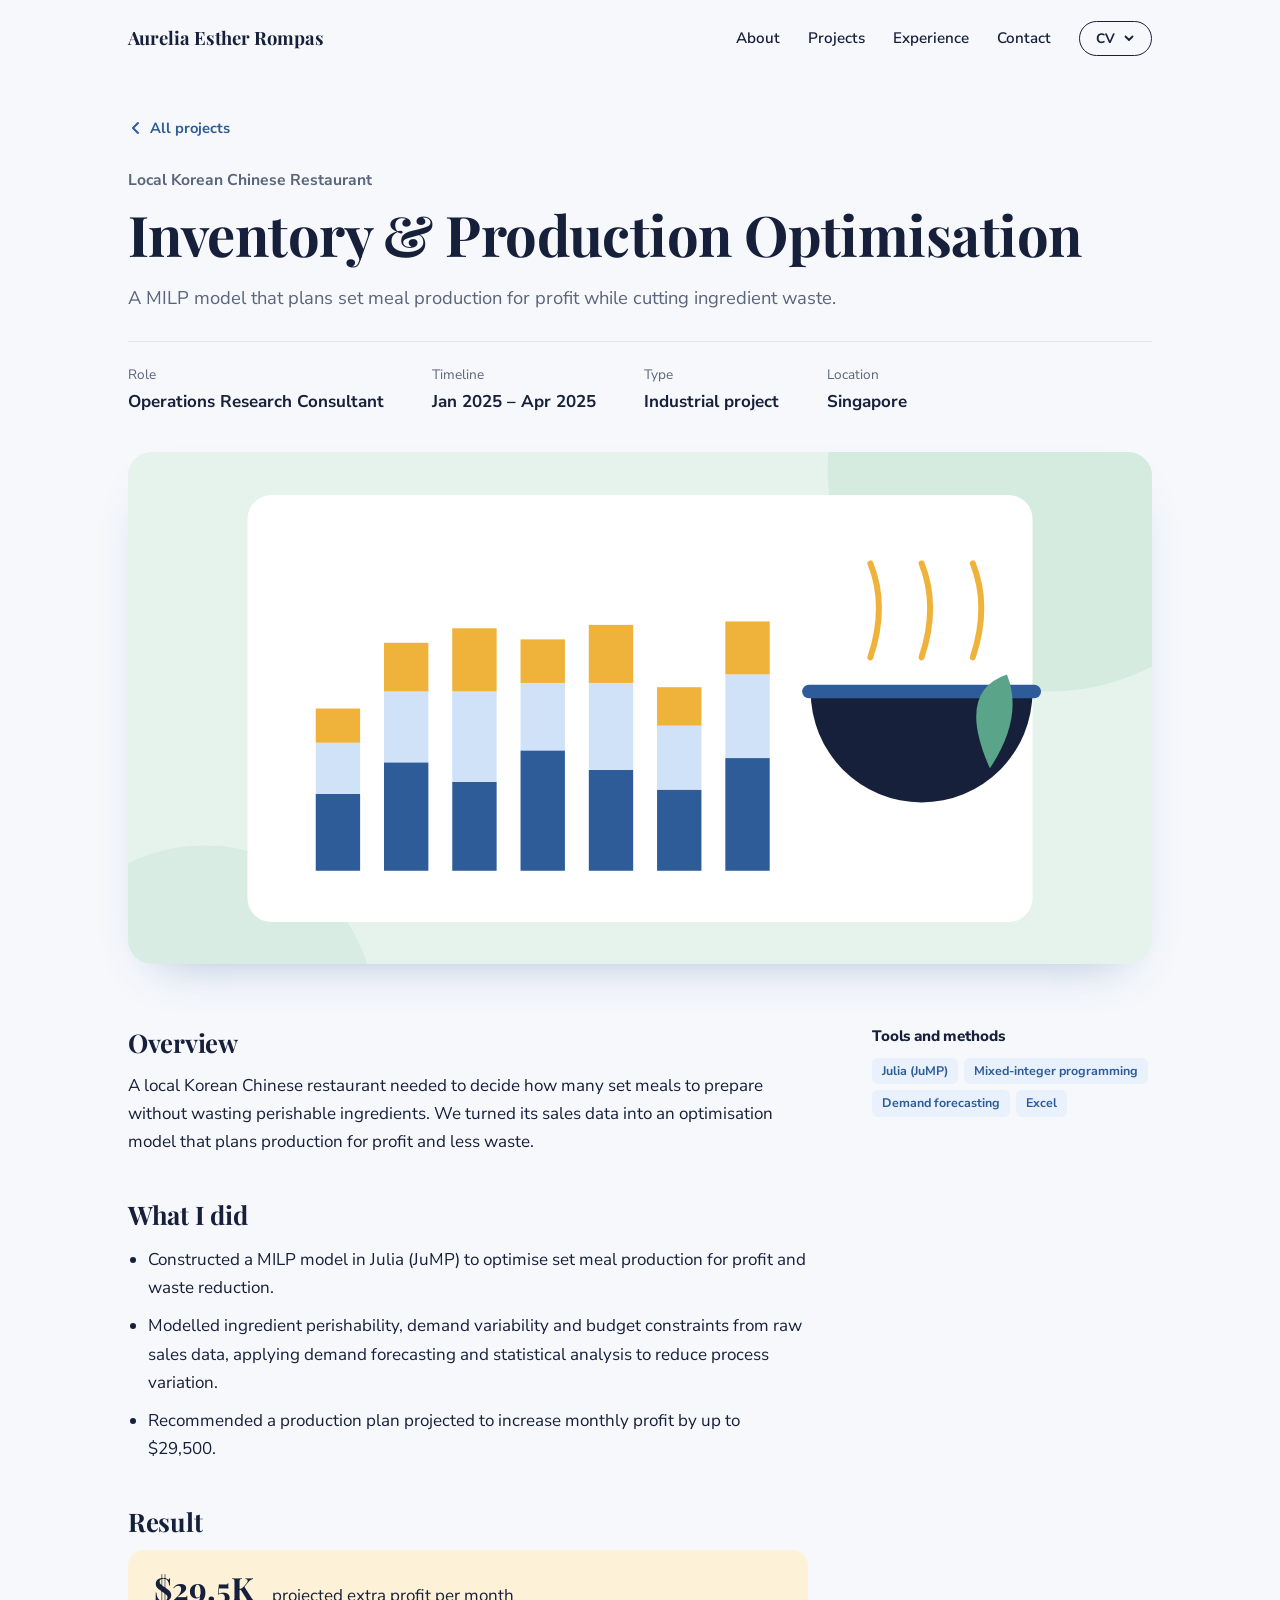
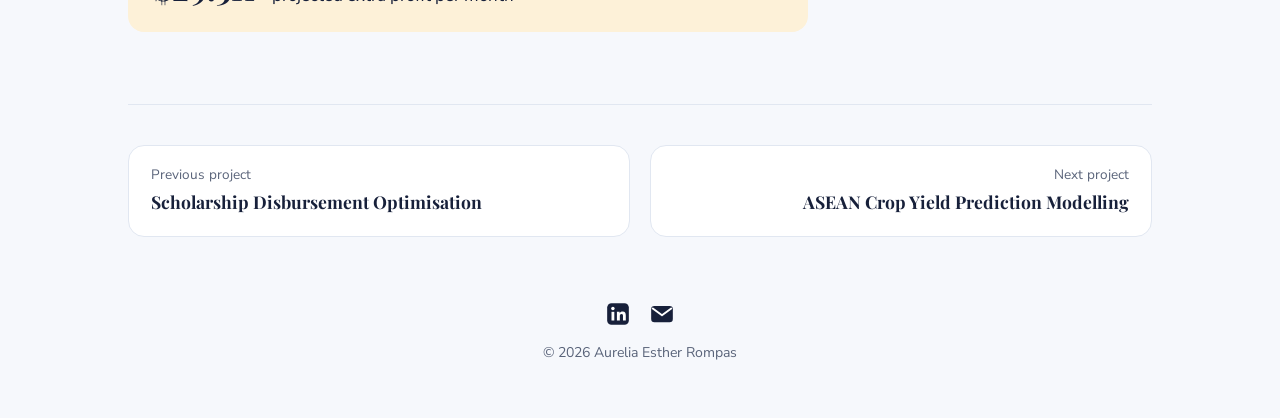
<file: projects/restaurant-inventory-optimisation.html>
<!DOCTYPE html>
<html lang="en">
<head>
  <meta charset="utf-8">
  <meta name="viewport" content="width=device-width, initial-scale=1">
  <title>Inventory &amp; Production Optimisation | Aurelia Rompas</title>
  <meta name="description" content="A MILP model that plans set meal production for profit while cutting ingredient waste.">
  <meta property="og:title" content="Inventory &amp; Production Optimisation | Aurelia Rompas">
  <meta property="og:description" content="A MILP model that plans set meal production for profit while cutting ingredient waste.">
  <link rel="icon" href="../assets/img/favicon.svg" type="image/svg+xml">
  <link rel="preconnect" href="https://fonts.googleapis.com">
  <link rel="preconnect" href="https://fonts.gstatic.com" crossorigin>
  <link href="https://fonts.googleapis.com/css2?family=Nunito+Sans:opsz,wght@6..12,400;6..12,600;6..12,700;6..12,800&family=Playfair+Display:wght@600;700&display=swap" rel="stylesheet">
  <link rel="stylesheet" href="../assets/css/style.css">
</head>
<body>
  <a class="skip-link" href="#main">Skip to content</a>
  <header class="site-nav">
    <div class="wrap">
      <a class="brand" href="../index.html">Aurelia Esther Rompas</a>
      <button class="nav-toggle" type="button" aria-expanded="false" aria-controls="nav-links">Menu</button>
      <ul class="nav-links" id="nav-links">
        <li><a href="../index.html#about">About</a></li>
        <li><a href="../index.html#projects">Projects</a></li>
        <li><a href="../index.html#experience">Experience</a></li>
        <li><a href="../index.html#contact">Contact</a></li>
        <li><div class="cv-menu">
          <!-- CV versions: put the PDFs in assets/cv/ with these file names -->
          <button class="btn btn-small" type="button" aria-expanded="false" aria-controls="cv-nav">CV<svg class="caret" viewBox="0 0 12 12" aria-hidden="true"><path d="M2.5 4.5L6 8l3.5-3.5" fill="none" stroke="currentColor" stroke-width="1.8" stroke-linecap="round" stroke-linejoin="round"/></svg></button>
          <ul class="cv-options" id="cv-nav" hidden>
            <li><a href="../assets/cv/Aurelia_Rompas_CV_General.pdf" target="_blank" rel="noopener">General</a></li>
            <li><a href="../assets/cv/Aurelia_Rompas_CV_Operations_Supply_Chain.pdf" target="_blank" rel="noopener">Operations / supply chain analyst</a></li>
            <li><a href="../assets/cv/Aurelia_Rompas_CV_Data_Business_Analyst.pdf" target="_blank" rel="noopener">Data / business analyst</a></li>
            <li><a href="../assets/cv/Aurelia_Rompas_CV_AI_Data_Science.pdf" target="_blank" rel="noopener">AI / data science</a></li>
          </ul>
        </div></li>
      </ul>
    </div>
  </header>

  <main id="main">
    <!-- ============ EDIT: page header ============ -->
    <div class="wrap detail-header">
      <a class="back-link" href="../index.html#projects"><svg viewBox="0 0 16 16" aria-hidden="true"><path d="M10 3L5 8l5 5" fill="none" stroke="currentColor" stroke-width="2" stroke-linecap="round" stroke-linejoin="round"/></svg>All projects</a>
      <p class="project-org">Local Korean Chinese Restaurant</p>
      <h1>Inventory &amp; Production Optimisation</h1>
      <p class="lede">A MILP model that plans set meal production for profit while cutting ingredient waste.</p>
      <dl class="facts">
          <div><dt>Role</dt><dd>Operations Research Consultant</dd></div>
          <div><dt>Timeline</dt><dd>Jan 2025 – Apr 2025</dd></div>
          <div><dt>Type</dt><dd>Industrial project</dd></div>
          <div><dt>Location</dt><dd>Singapore</dd></div>
      </dl>
    </div>

    <!-- ============ EDIT: cover image ============
         Swap the src for a screenshot or photo, e.g. ../assets/img/projects/restaurant-inventory-optimisation-cover.jpg
         A wide image (about 2:1) looks best. -->
    <div class="wrap">
      <figure class="detail-cover">
        <img src="../assets/img/projects/restaurant-inventory-optimisation.svg" alt="Illustration for Inventory &amp; Production Optimisation" width="1200" height="800">
      </figure>
    </div>

    <div class="wrap detail-body">
      <article class="detail-main">
        <section>
          <h2>Overview</h2>
          <p>A local Korean Chinese restaurant needed to decide how many set meals to prepare without wasting perishable ingredients. We turned its sales data into an optimisation model that plans production for profit and less waste.</p>
        </section>

        <section>
          <h2>What I did</h2>
          <ul>
            <li>Constructed a MILP model in Julia (JuMP) to optimise set meal production for profit and waste reduction.</li>
            <li>Modelled ingredient perishability, demand variability and budget constraints from raw sales data, applying demand forecasting and statistical analysis to reduce process variation.</li>
            <li>Recommended a production plan projected to increase monthly profit by up to $29,500.</li>
          </ul>
        </section>

        <section>
          <h2>Result</h2>
          <div class="result-callout"><strong>$29.5K</strong><span>projected extra profit per month</span></div>
        </section>

        <!-- ============ OPTIONAL: gallery ============
             Put images in assets/img/projects/ and remove the comment markers to show them.
        <section>
          <h2>Gallery</h2>
          <div class="gallery">
            <figure>
              <img src="../assets/img/projects/restaurant-inventory-optimisation-1.png" alt="Describe what the screenshot shows">
              <figcaption>Short caption</figcaption>
            </figure>
            <figure>
              <img src="../assets/img/projects/restaurant-inventory-optimisation-2.png" alt="Describe what the screenshot shows">
              <figcaption>Short caption</figcaption>
            </figure>
          </div>
        </section>
        -->
      </article>

      <aside class="detail-aside">
        <section>
          <h2>Tools and methods</h2>
          <ul class="tag-row"><li>Julia (JuMP)</li><li>Mixed-integer programming</li><li>Demand forecasting</li><li>Excel</li></ul>
        </section>

        <!-- ============ OPTIONAL: links ============
             Add a demo, GitHub repo, report or slides, then remove the comment markers.
        <section>
          <h2>Links</h2>
          <ul class="link-list">
            <li><a href="https://github.com/YOUR-USERNAME/REPO" target="_blank" rel="noopener">Source code on GitHub</a></li>
            <li><a href="../assets/docs/restaurant-inventory-optimisation-report.pdf" target="_blank" rel="noopener">Read the report (PDF)</a></li>
          </ul>
        </section>
        -->
      </aside>
    </div>

    <nav class="wrap" aria-label="More projects">
      <div class="pager">
        <a class="prev" href="scholarship-optimisation.html"><small>Previous project</small><span>Scholarship Disbursement Optimisation</span></a><a class="next" href="asean-crop-yield.html"><small>Next project</small><span>ASEAN Crop Yield Prediction Modelling</span></a>
      </div>
    </nav>
  </main>

  <footer class="site-footer">
    <div class="social">
      <a href="https://www.linkedin.com/in/aureliaesther/" target="_blank" rel="noopener" aria-label="LinkedIn"><svg viewBox="0 0 24 24" aria-hidden="true"><rect x="2" y="2" width="20" height="20" rx="4" fill="currentColor"/><rect x="6" y="10" width="2.6" height="8" fill="#fff"/><circle cx="7.3" cy="6.9" r="1.6" fill="#fff"/><path d="M11 10h2.5v1.2c.5-.8 1.5-1.4 2.8-1.4 2.2 0 2.9 1.4 2.9 3.6V18h-2.6v-4.1c0-1-.2-1.9-1.3-1.9-1.2 0-1.6.8-1.6 2V18H11z" fill="#fff"/></svg></a>
      <a href="mailto:aerompas2@gmail.com" aria-label="Email"><svg viewBox="0 0 24 24" aria-hidden="true"><rect x="2" y="4.5" width="20" height="15" rx="3" fill="currentColor"/><path d="M3.5 7l8.5 6.2L20.5 7" fill="none" stroke="#fff" stroke-width="1.8" stroke-linecap="round" stroke-linejoin="round"/></svg></a>
      <!-- To show a GitHub icon, replace YOUR-USERNAME and remove the comment markers around the next line:
      <a href="https://github.com/YOUR-USERNAME" target="_blank" rel="noopener" aria-label="GitHub"><svg viewBox="0 0 24 24" aria-hidden="true"><path fill="currentColor" d="M12 1.8a10.2 10.2 0 0 0-3.2 19.9c.5.1.7-.2.7-.5v-1.8c-2.8.6-3.4-1.2-3.4-1.2-.5-1.2-1.1-1.5-1.1-1.5-.9-.6.1-.6.1-.6 1 .1 1.6 1 1.6 1 .9 1.6 2.4 1.1 3 .9.1-.7.4-1.1.6-1.4-2.3-.3-4.6-1.1-4.6-5 0-1.1.4-2 1-2.7-.1-.3-.4-1.3.1-2.7 0 0 .9-.3 2.8 1a9.6 9.6 0 0 1 5.1 0c1.9-1.3 2.8-1 2.8-1 .6 1.4.2 2.4.1 2.7.7.7 1 1.6 1 2.7 0 3.9-2.4 4.7-4.6 5 .4.3.7.9.7 1.9v2.8c0 .3.2.6.7.5A10.2 10.2 0 0 0 12 1.8z"/></svg></a>
      -->
    </div>
    <p>&copy; <span data-year>2026</span> Aurelia Esther Rompas</p>
  </footer>
  <script src="../assets/js/main.js"></script>
</body>
</html>
</file>
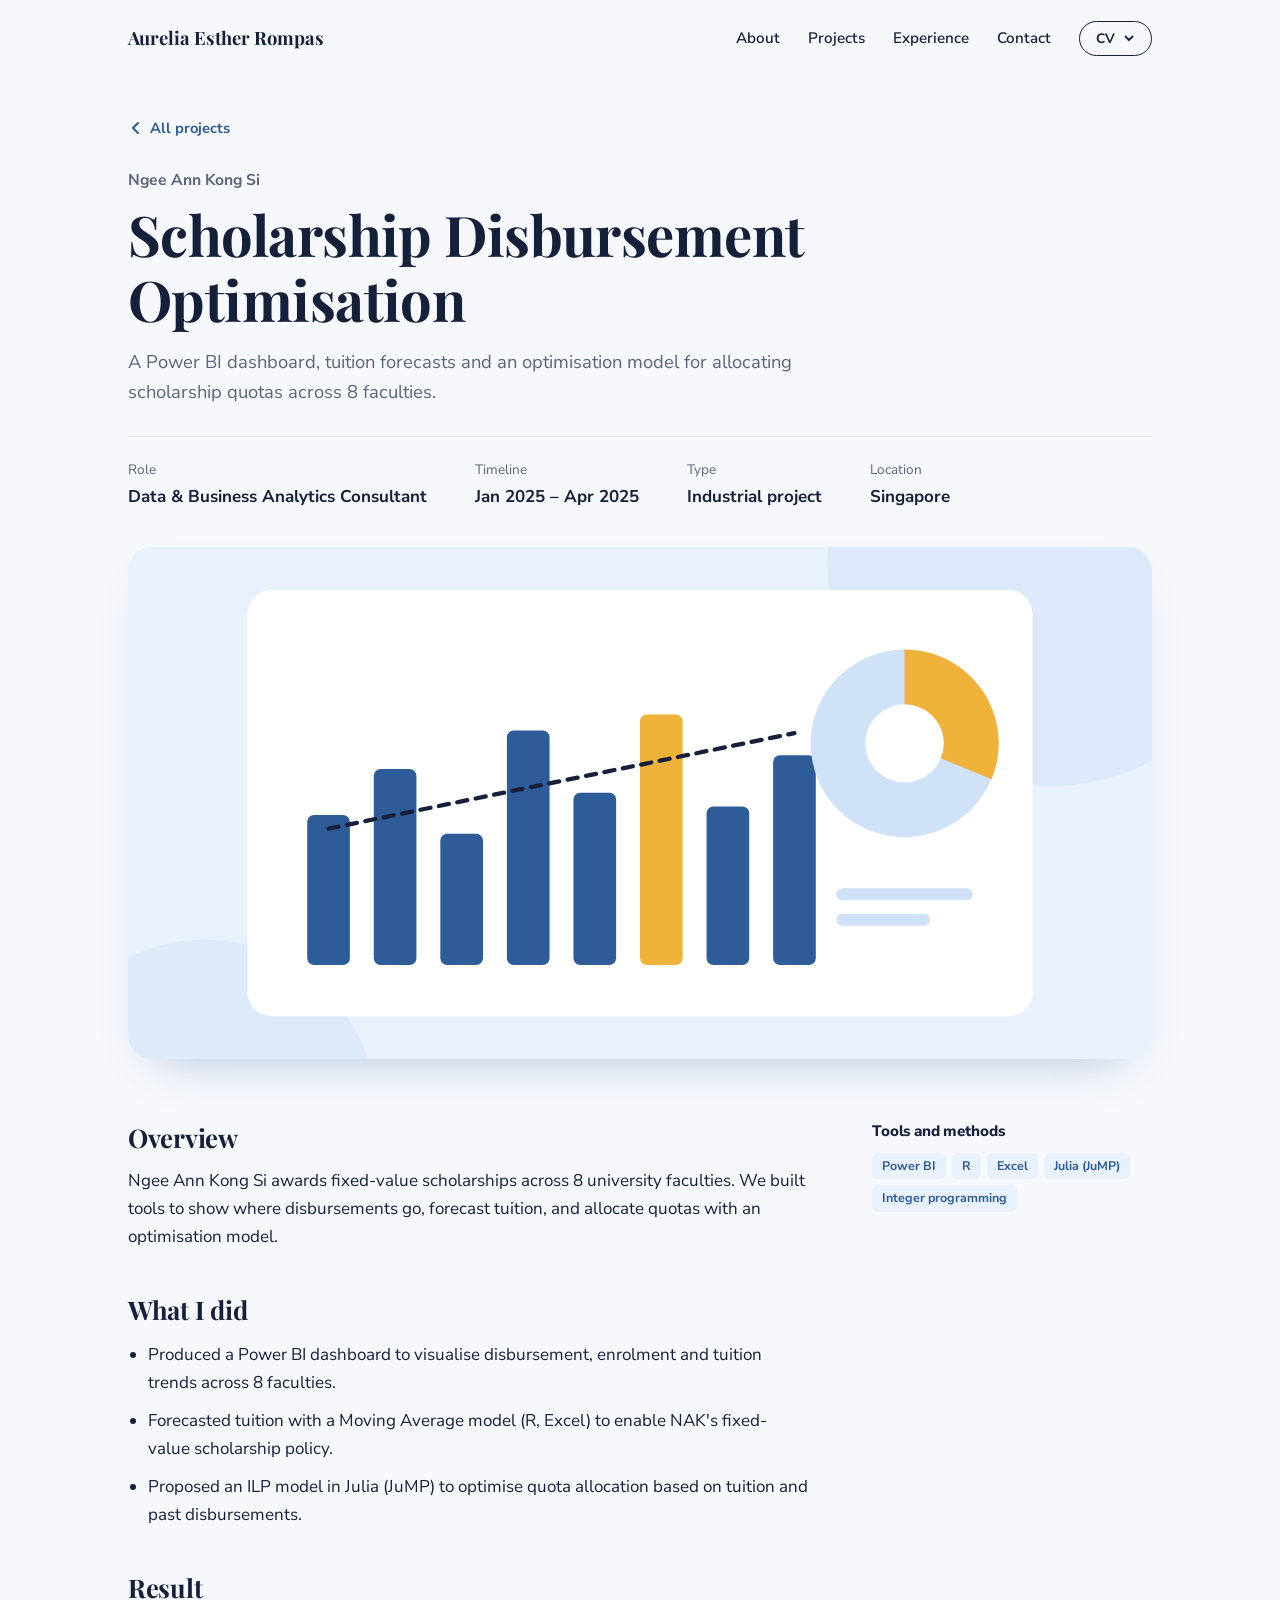
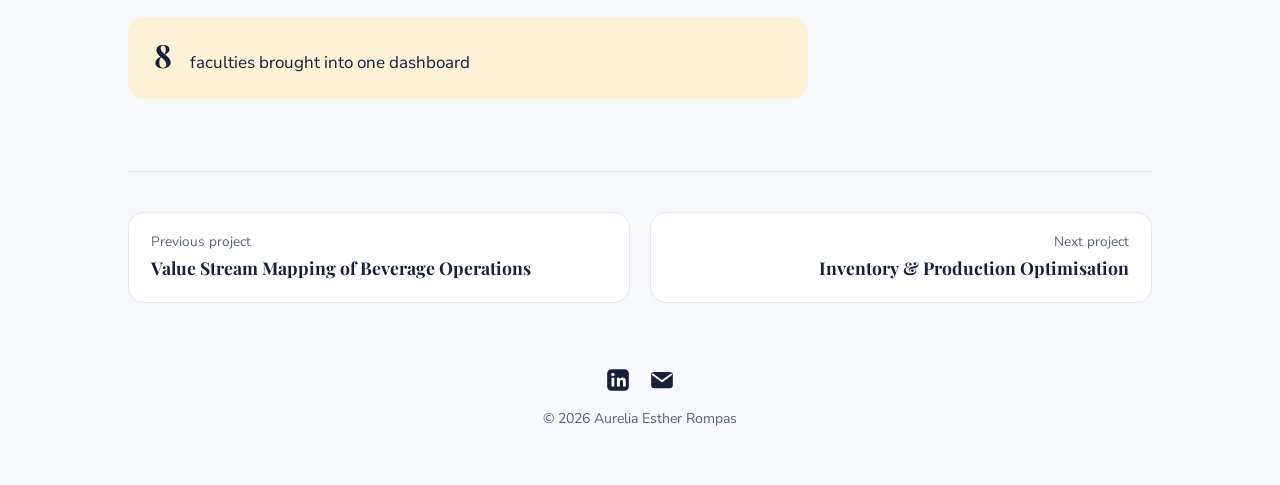
<file: projects/scholarship-optimisation.html>
<!DOCTYPE html>
<html lang="en">
<head>
  <meta charset="utf-8">
  <meta name="viewport" content="width=device-width, initial-scale=1">
  <title>Scholarship Disbursement Optimisation | Aurelia Rompas</title>
  <meta name="description" content="A Power BI dashboard, tuition forecasts and an optimisation model for allocating scholarship quotas across 8 faculties.">
  <meta property="og:title" content="Scholarship Disbursement Optimisation | Aurelia Rompas">
  <meta property="og:description" content="A Power BI dashboard, tuition forecasts and an optimisation model for allocating scholarship quotas across 8 faculties.">
  <link rel="icon" href="../assets/img/favicon.svg" type="image/svg+xml">
  <link rel="preconnect" href="https://fonts.googleapis.com">
  <link rel="preconnect" href="https://fonts.gstatic.com" crossorigin>
  <link href="https://fonts.googleapis.com/css2?family=Nunito+Sans:opsz,wght@6..12,400;6..12,600;6..12,700;6..12,800&family=Playfair+Display:wght@600;700&display=swap" rel="stylesheet">
  <link rel="stylesheet" href="../assets/css/style.css">
</head>
<body>
  <a class="skip-link" href="#main">Skip to content</a>
  <header class="site-nav">
    <div class="wrap">
      <a class="brand" href="../index.html">Aurelia Esther Rompas</a>
      <button class="nav-toggle" type="button" aria-expanded="false" aria-controls="nav-links">Menu</button>
      <ul class="nav-links" id="nav-links">
        <li><a href="../index.html#about">About</a></li>
        <li><a href="../index.html#projects">Projects</a></li>
        <li><a href="../index.html#experience">Experience</a></li>
        <li><a href="../index.html#contact">Contact</a></li>
        <li><div class="cv-menu">
          <!-- CV versions: put the PDFs in assets/cv/ with these file names -->
          <button class="btn btn-small" type="button" aria-expanded="false" aria-controls="cv-nav">CV<svg class="caret" viewBox="0 0 12 12" aria-hidden="true"><path d="M2.5 4.5L6 8l3.5-3.5" fill="none" stroke="currentColor" stroke-width="1.8" stroke-linecap="round" stroke-linejoin="round"/></svg></button>
          <ul class="cv-options" id="cv-nav" hidden>
            <li><a href="../assets/cv/Aurelia_Rompas_CV_General.pdf" target="_blank" rel="noopener">General</a></li>
            <li><a href="../assets/cv/Aurelia_Rompas_CV_Operations_Supply_Chain.pdf" target="_blank" rel="noopener">Operations / supply chain analyst</a></li>
            <li><a href="../assets/cv/Aurelia_Rompas_CV_Data_Business_Analyst.pdf" target="_blank" rel="noopener">Data / business analyst</a></li>
            <li><a href="../assets/cv/Aurelia_Rompas_CV_AI_Data_Science.pdf" target="_blank" rel="noopener">AI / data science</a></li>
          </ul>
        </div></li>
      </ul>
    </div>
  </header>

  <main id="main">
    <!-- ============ EDIT: page header ============ -->
    <div class="wrap detail-header">
      <a class="back-link" href="../index.html#projects"><svg viewBox="0 0 16 16" aria-hidden="true"><path d="M10 3L5 8l5 5" fill="none" stroke="currentColor" stroke-width="2" stroke-linecap="round" stroke-linejoin="round"/></svg>All projects</a>
      <p class="project-org">Ngee Ann Kong Si</p>
      <h1>Scholarship Disbursement Optimisation</h1>
      <p class="lede">A Power BI dashboard, tuition forecasts and an optimisation model for allocating scholarship quotas across 8 faculties.</p>
      <dl class="facts">
          <div><dt>Role</dt><dd>Data &amp; Business Analytics Consultant</dd></div>
          <div><dt>Timeline</dt><dd>Jan 2025 – Apr 2025</dd></div>
          <div><dt>Type</dt><dd>Industrial project</dd></div>
          <div><dt>Location</dt><dd>Singapore</dd></div>
      </dl>
    </div>

    <!-- ============ EDIT: cover image ============
         Swap the src for a screenshot or photo, e.g. ../assets/img/projects/scholarship-optimisation-cover.jpg
         A wide image (about 2:1) looks best. -->
    <div class="wrap">
      <figure class="detail-cover">
        <img src="../assets/img/projects/scholarship-optimisation.svg" alt="Illustration for Scholarship Disbursement Optimisation" width="1200" height="800">
      </figure>
    </div>

    <div class="wrap detail-body">
      <article class="detail-main">
        <section>
          <h2>Overview</h2>
          <p>Ngee Ann Kong Si awards fixed-value scholarships across 8 university faculties. We built tools to show where disbursements go, forecast tuition, and allocate quotas with an optimisation model.</p>
        </section>

        <section>
          <h2>What I did</h2>
          <ul>
            <li>Produced a Power BI dashboard to visualise disbursement, enrolment and tuition trends across 8 faculties.</li>
            <li>Forecasted tuition with a Moving Average model (R, Excel) to enable NAK&#x27;s fixed-value scholarship policy.</li>
            <li>Proposed an ILP model in Julia (JuMP) to optimise quota allocation based on tuition and past disbursements.</li>
          </ul>
        </section>

        <section>
          <h2>Result</h2>
          <div class="result-callout"><strong>8</strong><span>faculties brought into one dashboard</span></div>
        </section>

        <!-- ============ OPTIONAL: gallery ============
             Put images in assets/img/projects/ and remove the comment markers to show them.
        <section>
          <h2>Gallery</h2>
          <div class="gallery">
            <figure>
              <img src="../assets/img/projects/scholarship-optimisation-1.png" alt="Describe what the screenshot shows">
              <figcaption>Short caption</figcaption>
            </figure>
            <figure>
              <img src="../assets/img/projects/scholarship-optimisation-2.png" alt="Describe what the screenshot shows">
              <figcaption>Short caption</figcaption>
            </figure>
          </div>
        </section>
        -->
      </article>

      <aside class="detail-aside">
        <section>
          <h2>Tools and methods</h2>
          <ul class="tag-row"><li>Power BI</li><li>R</li><li>Excel</li><li>Julia (JuMP)</li><li>Integer programming</li></ul>
        </section>

        <!-- ============ OPTIONAL: links ============
             Add a demo, GitHub repo, report or slides, then remove the comment markers.
        <section>
          <h2>Links</h2>
          <ul class="link-list">
            <li><a href="https://github.com/YOUR-USERNAME/REPO" target="_blank" rel="noopener">Source code on GitHub</a></li>
            <li><a href="../assets/docs/scholarship-optimisation-report.pdf" target="_blank" rel="noopener">Read the report (PDF)</a></li>
          </ul>
        </section>
        -->
      </aside>
    </div>

    <nav class="wrap" aria-label="More projects">
      <div class="pager">
        <a class="prev" href="liho-value-stream-mapping.html"><small>Previous project</small><span>Value Stream Mapping of Beverage Operations</span></a><a class="next" href="restaurant-inventory-optimisation.html"><small>Next project</small><span>Inventory &amp; Production Optimisation</span></a>
      </div>
    </nav>
  </main>

  <footer class="site-footer">
    <div class="social">
      <a href="https://www.linkedin.com/in/aureliaesther/" target="_blank" rel="noopener" aria-label="LinkedIn"><svg viewBox="0 0 24 24" aria-hidden="true"><rect x="2" y="2" width="20" height="20" rx="4" fill="currentColor"/><rect x="6" y="10" width="2.6" height="8" fill="#fff"/><circle cx="7.3" cy="6.9" r="1.6" fill="#fff"/><path d="M11 10h2.5v1.2c.5-.8 1.5-1.4 2.8-1.4 2.2 0 2.9 1.4 2.9 3.6V18h-2.6v-4.1c0-1-.2-1.9-1.3-1.9-1.2 0-1.6.8-1.6 2V18H11z" fill="#fff"/></svg></a>
      <a href="mailto:aerompas2@gmail.com" aria-label="Email"><svg viewBox="0 0 24 24" aria-hidden="true"><rect x="2" y="4.5" width="20" height="15" rx="3" fill="currentColor"/><path d="M3.5 7l8.5 6.2L20.5 7" fill="none" stroke="#fff" stroke-width="1.8" stroke-linecap="round" stroke-linejoin="round"/></svg></a>
      <!-- To show a GitHub icon, replace YOUR-USERNAME and remove the comment markers around the next line:
      <a href="https://github.com/YOUR-USERNAME" target="_blank" rel="noopener" aria-label="GitHub"><svg viewBox="0 0 24 24" aria-hidden="true"><path fill="currentColor" d="M12 1.8a10.2 10.2 0 0 0-3.2 19.9c.5.1.7-.2.7-.5v-1.8c-2.8.6-3.4-1.2-3.4-1.2-.5-1.2-1.1-1.5-1.1-1.5-.9-.6.1-.6.1-.6 1 .1 1.6 1 1.6 1 .9 1.6 2.4 1.1 3 .9.1-.7.4-1.1.6-1.4-2.3-.3-4.6-1.1-4.6-5 0-1.1.4-2 1-2.7-.1-.3-.4-1.3.1-2.7 0 0 .9-.3 2.8 1a9.6 9.6 0 0 1 5.1 0c1.9-1.3 2.8-1 2.8-1 .6 1.4.2 2.4.1 2.7.7.7 1 1.6 1 2.7 0 3.9-2.4 4.7-4.6 5 .4.3.7.9.7 1.9v2.8c0 .3.2.6.7.5A10.2 10.2 0 0 0 12 1.8z"/></svg></a>
      -->
    </div>
    <p>&copy; <span data-year>2026</span> Aurelia Esther Rompas</p>
  </footer>
  <script src="../assets/js/main.js"></script>
</body>
</html>
</file>
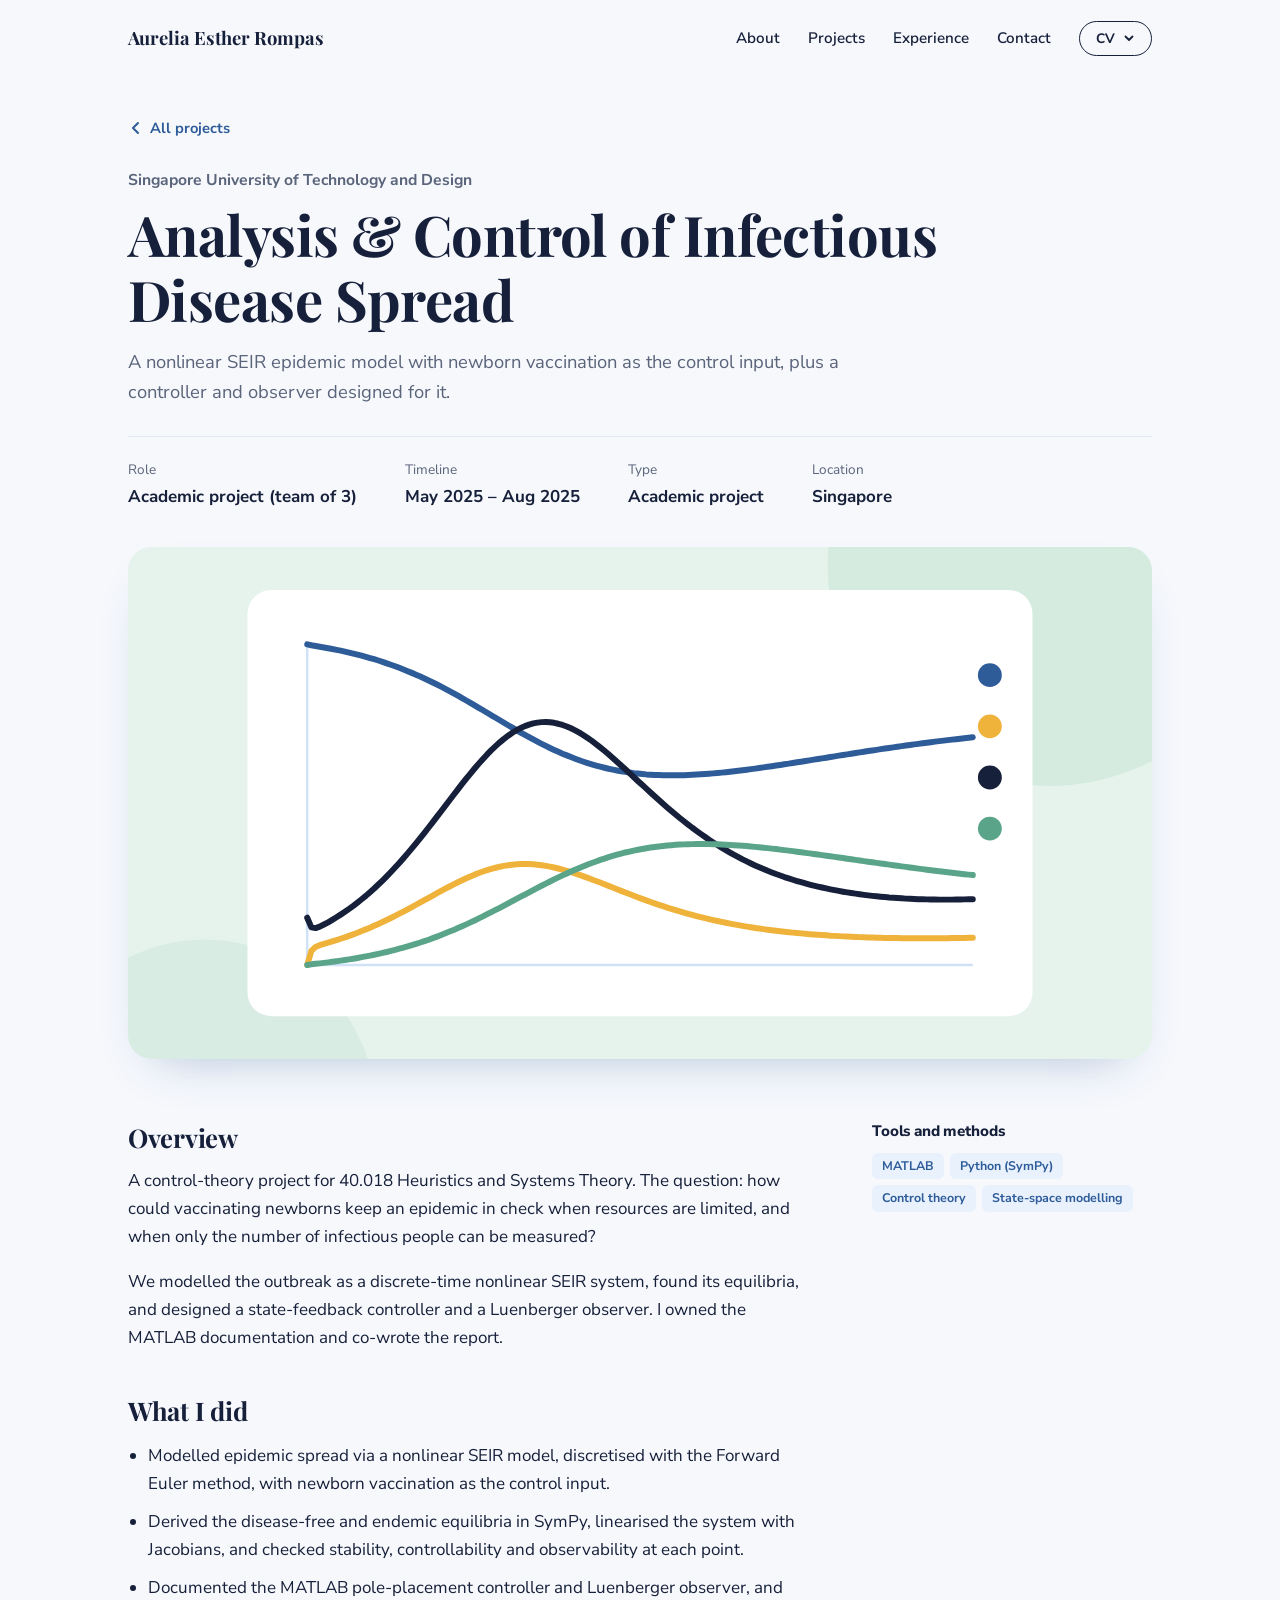
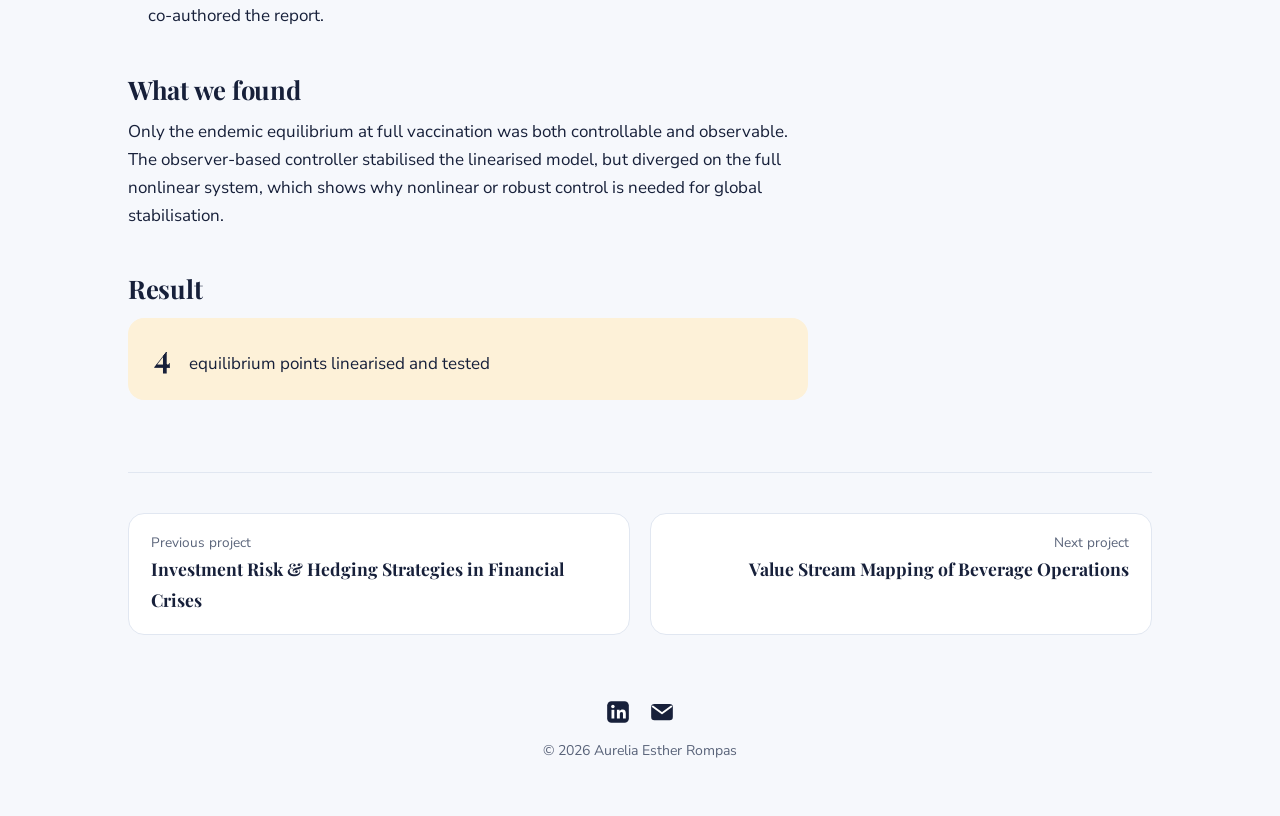
<file: projects/seir-disease-control.html>
<!DOCTYPE html>
<html lang="en">
<head>
  <meta charset="utf-8">
  <meta name="viewport" content="width=device-width, initial-scale=1">
  <title>Analysis &amp; Control of Infectious Disease Spread | Aurelia Rompas</title>
  <meta name="description" content="A nonlinear SEIR epidemic model with newborn vaccination as the control input, plus a controller and observer designed for it.">
  <meta property="og:title" content="Analysis &amp; Control of Infectious Disease Spread | Aurelia Rompas">
  <meta property="og:description" content="A nonlinear SEIR epidemic model with newborn vaccination as the control input, plus a controller and observer designed for it.">
  <link rel="icon" href="../assets/img/favicon.svg" type="image/svg+xml">
  <link rel="preconnect" href="https://fonts.googleapis.com">
  <link rel="preconnect" href="https://fonts.gstatic.com" crossorigin>
  <link href="https://fonts.googleapis.com/css2?family=Nunito+Sans:opsz,wght@6..12,400;6..12,600;6..12,700;6..12,800&family=Playfair+Display:wght@600;700&display=swap" rel="stylesheet">
  <link rel="stylesheet" href="../assets/css/style.css">
</head>
<body>
  <a class="skip-link" href="#main">Skip to content</a>
  <header class="site-nav">
    <div class="wrap">
      <a class="brand" href="../index.html">Aurelia Esther Rompas</a>
      <button class="nav-toggle" type="button" aria-expanded="false" aria-controls="nav-links">Menu</button>
      <ul class="nav-links" id="nav-links">
        <li><a href="../index.html#about">About</a></li>
        <li><a href="../index.html#projects">Projects</a></li>
        <li><a href="../index.html#experience">Experience</a></li>
        <li><a href="../index.html#contact">Contact</a></li>
        <li><div class="cv-menu">
          <!-- CV versions: put the PDFs in assets/cv/ with these file names -->
          <button class="btn btn-small" type="button" aria-expanded="false" aria-controls="cv-nav">CV<svg class="caret" viewBox="0 0 12 12" aria-hidden="true"><path d="M2.5 4.5L6 8l3.5-3.5" fill="none" stroke="currentColor" stroke-width="1.8" stroke-linecap="round" stroke-linejoin="round"/></svg></button>
          <ul class="cv-options" id="cv-nav" hidden>
            <li><a href="../assets/cv/Aurelia_Rompas_CV_General.pdf" target="_blank" rel="noopener">General</a></li>
            <li><a href="../assets/cv/Aurelia_Rompas_CV_Operations_Supply_Chain.pdf" target="_blank" rel="noopener">Operations / supply chain analyst</a></li>
            <li><a href="../assets/cv/Aurelia_Rompas_CV_Data_Business_Analyst.pdf" target="_blank" rel="noopener">Data / business analyst</a></li>
            <li><a href="../assets/cv/Aurelia_Rompas_CV_AI_Data_Science.pdf" target="_blank" rel="noopener">AI / data science</a></li>
          </ul>
        </div></li>
      </ul>
    </div>
  </header>

  <main id="main">
    <!-- ============ EDIT: page header ============ -->
    <div class="wrap detail-header">
      <a class="back-link" href="../index.html#projects"><svg viewBox="0 0 16 16" aria-hidden="true"><path d="M10 3L5 8l5 5" fill="none" stroke="currentColor" stroke-width="2" stroke-linecap="round" stroke-linejoin="round"/></svg>All projects</a>
      <p class="project-org">Singapore University of Technology and Design</p>
      <h1>Analysis &amp; Control of Infectious Disease Spread</h1>
      <p class="lede">A nonlinear SEIR epidemic model with newborn vaccination as the control input, plus a controller and observer designed for it.</p>
      <dl class="facts">
          <div><dt>Role</dt><dd>Academic project (team of 3)</dd></div>
          <div><dt>Timeline</dt><dd>May 2025 – Aug 2025</dd></div>
          <div><dt>Type</dt><dd>Academic project</dd></div>
          <div><dt>Location</dt><dd>Singapore</dd></div>
      </dl>
    </div>

    <!-- ============ EDIT: cover image ============
         Swap the src for a screenshot or photo, e.g. ../assets/img/projects/seir-disease-control-cover.jpg
         A wide image (about 2:1) looks best. -->
    <div class="wrap">
      <figure class="detail-cover">
        <img src="../assets/img/projects/seir-disease-control.svg" alt="Illustration for Analysis &amp; Control of Infectious Disease Spread" width="1200" height="800">
      </figure>
    </div>

    <div class="wrap detail-body">
      <article class="detail-main">
        <section>
          <h2>Overview</h2>
          <p>A control-theory project for 40.018 Heuristics and Systems Theory. The question: how could vaccinating newborns keep an epidemic in check when resources are limited, and when only the number of infectious people can be measured?</p>
          <p>We modelled the outbreak as a discrete-time nonlinear SEIR system, found its equilibria, and designed a state-feedback controller and a Luenberger observer. I owned the MATLAB documentation and co-wrote the report.</p>
        </section>

        <section>
          <h2>What I did</h2>
          <ul>
            <li>Modelled epidemic spread via a nonlinear SEIR model, discretised with the Forward Euler method, with newborn vaccination as the control input.</li>
            <li>Derived the disease-free and endemic equilibria in SymPy, linearised the system with Jacobians, and checked stability, controllability and observability at each point.</li>
            <li>Documented the MATLAB pole-placement controller and Luenberger observer, and co-authored the report.</li>
          </ul>
        </section>

        <section>
          <h2>What we found</h2>
          <p>Only the endemic equilibrium at full vaccination was both controllable and observable. The observer-based controller stabilised the linearised model, but diverged on the full nonlinear system, which shows why nonlinear or robust control is needed for global stabilisation.</p>
        </section>

        <section>
          <h2>Result</h2>
          <div class="result-callout"><strong>4</strong><span>equilibrium points linearised and tested</span></div>
        </section>

        <!-- ============ OPTIONAL: gallery ============
             Put images in assets/img/projects/ and remove the comment markers to show them.
        <section>
          <h2>Gallery</h2>
          <div class="gallery">
            <figure>
              <img src="../assets/img/projects/seir-disease-control-1.png" alt="Describe what the screenshot shows">
              <figcaption>Short caption</figcaption>
            </figure>
            <figure>
              <img src="../assets/img/projects/seir-disease-control-2.png" alt="Describe what the screenshot shows">
              <figcaption>Short caption</figcaption>
            </figure>
          </div>
        </section>
        -->
      </article>

      <aside class="detail-aside">
        <section>
          <h2>Tools and methods</h2>
          <ul class="tag-row"><li>MATLAB</li><li>Python (SymPy)</li><li>Control theory</li><li>State-space modelling</li></ul>
        </section>

        <!-- ============ OPTIONAL: links ============
             Add a demo, GitHub repo, report or slides, then remove the comment markers.
        <section>
          <h2>Links</h2>
          <ul class="link-list">
            <li><a href="https://github.com/YOUR-USERNAME/REPO" target="_blank" rel="noopener">Source code on GitHub</a></li>
            <li><a href="../assets/docs/seir-disease-control-report.pdf" target="_blank" rel="noopener">Read the report (PDF)</a></li>
          </ul>
        </section>
        -->
      </aside>
    </div>

    <nav class="wrap" aria-label="More projects">
      <div class="pager">
        <a class="prev" href="investment-risk-hedging.html"><small>Previous project</small><span>Investment Risk &amp; Hedging Strategies in Financial Crises</span></a><a class="next" href="liho-value-stream-mapping.html"><small>Next project</small><span>Value Stream Mapping of Beverage Operations</span></a>
      </div>
    </nav>
  </main>

  <footer class="site-footer">
    <div class="social">
      <a href="https://www.linkedin.com/in/aureliaesther/" target="_blank" rel="noopener" aria-label="LinkedIn"><svg viewBox="0 0 24 24" aria-hidden="true"><rect x="2" y="2" width="20" height="20" rx="4" fill="currentColor"/><rect x="6" y="10" width="2.6" height="8" fill="#fff"/><circle cx="7.3" cy="6.9" r="1.6" fill="#fff"/><path d="M11 10h2.5v1.2c.5-.8 1.5-1.4 2.8-1.4 2.2 0 2.9 1.4 2.9 3.6V18h-2.6v-4.1c0-1-.2-1.9-1.3-1.9-1.2 0-1.6.8-1.6 2V18H11z" fill="#fff"/></svg></a>
      <a href="mailto:aerompas2@gmail.com" aria-label="Email"><svg viewBox="0 0 24 24" aria-hidden="true"><rect x="2" y="4.5" width="20" height="15" rx="3" fill="currentColor"/><path d="M3.5 7l8.5 6.2L20.5 7" fill="none" stroke="#fff" stroke-width="1.8" stroke-linecap="round" stroke-linejoin="round"/></svg></a>
      <!-- To show a GitHub icon, replace YOUR-USERNAME and remove the comment markers around the next line:
      <a href="https://github.com/YOUR-USERNAME" target="_blank" rel="noopener" aria-label="GitHub"><svg viewBox="0 0 24 24" aria-hidden="true"><path fill="currentColor" d="M12 1.8a10.2 10.2 0 0 0-3.2 19.9c.5.1.7-.2.7-.5v-1.8c-2.8.6-3.4-1.2-3.4-1.2-.5-1.2-1.1-1.5-1.1-1.5-.9-.6.1-.6.1-.6 1 .1 1.6 1 1.6 1 .9 1.6 2.4 1.1 3 .9.1-.7.4-1.1.6-1.4-2.3-.3-4.6-1.1-4.6-5 0-1.1.4-2 1-2.7-.1-.3-.4-1.3.1-2.7 0 0 .9-.3 2.8 1a9.6 9.6 0 0 1 5.1 0c1.9-1.3 2.8-1 2.8-1 .6 1.4.2 2.4.1 2.7.7.7 1 1.6 1 2.7 0 3.9-2.4 4.7-4.6 5 .4.3.7.9.7 1.9v2.8c0 .3.2.6.7.5A10.2 10.2 0 0 0 12 1.8z"/></svg></a>
      -->
    </div>
    <p>&copy; <span data-year>2026</span> Aurelia Esther Rompas</p>
  </footer>
  <script src="../assets/js/main.js"></script>
</body>
</html>
</file>
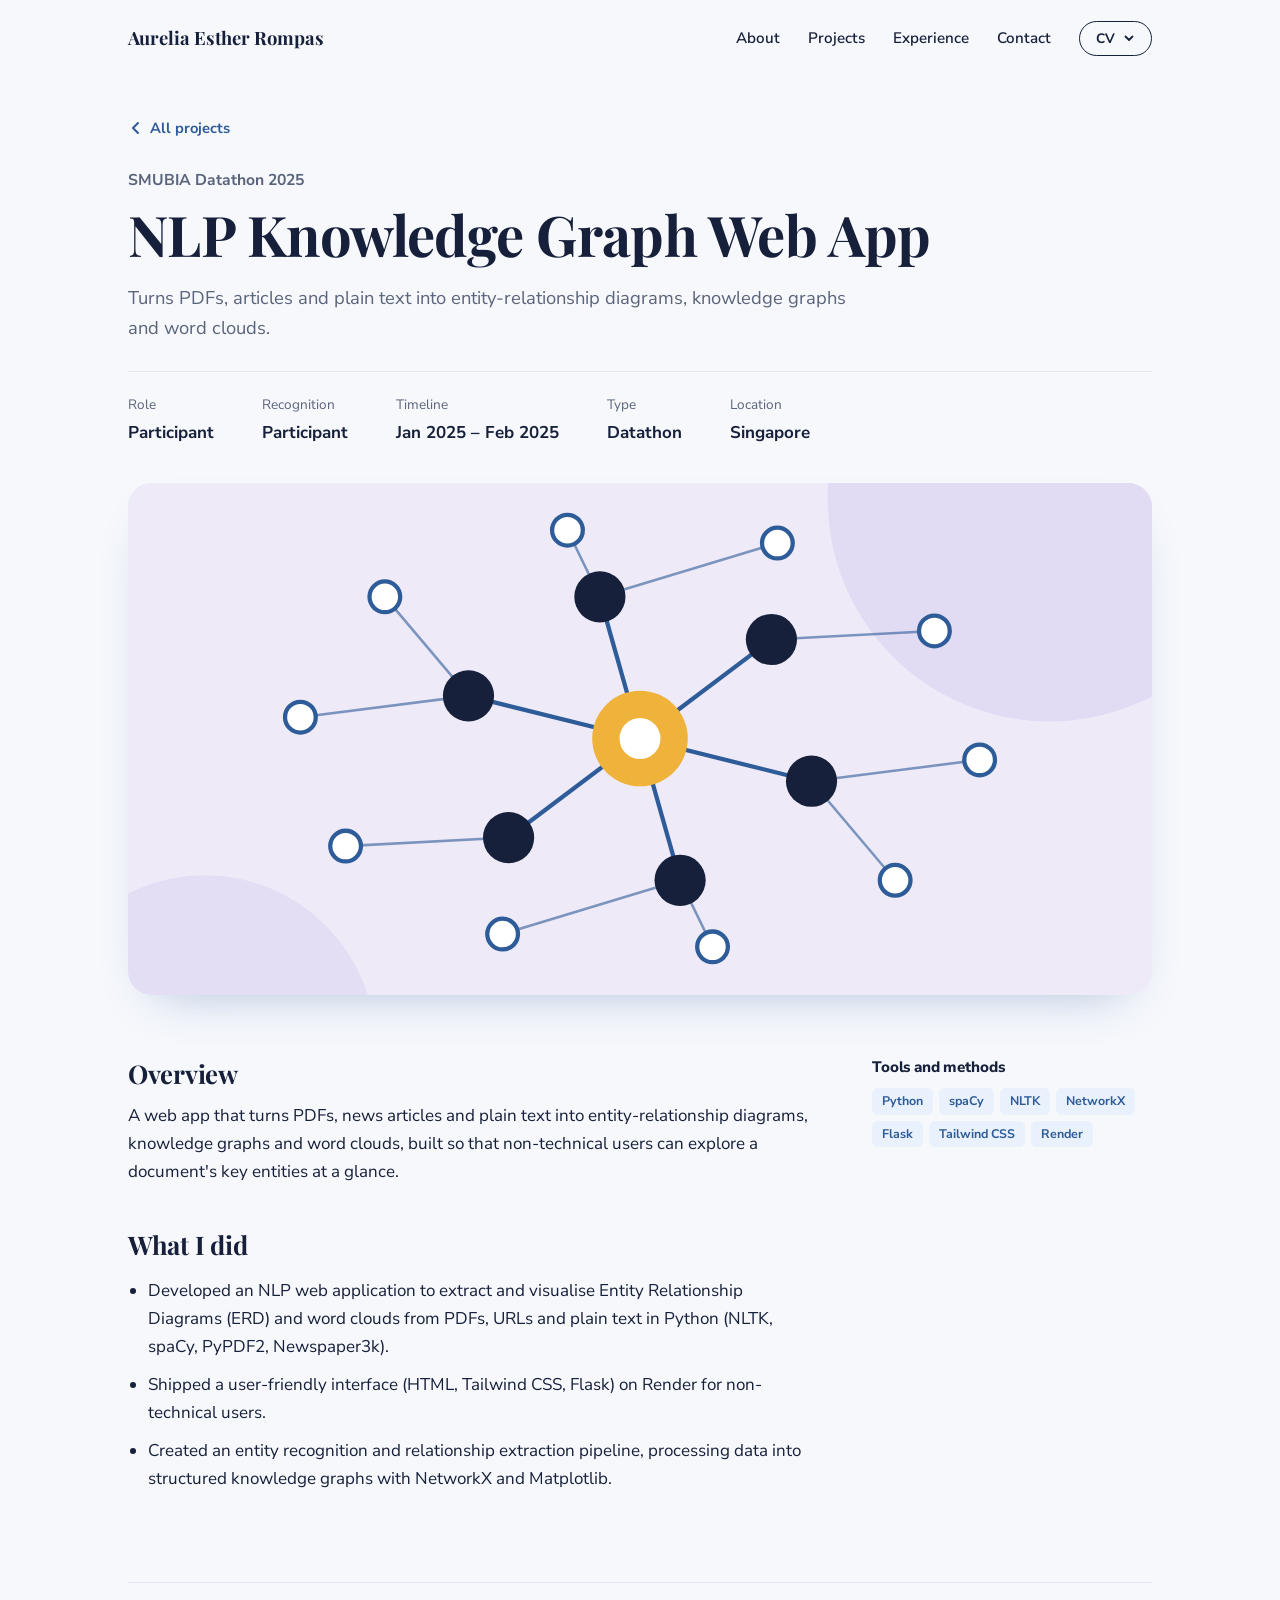
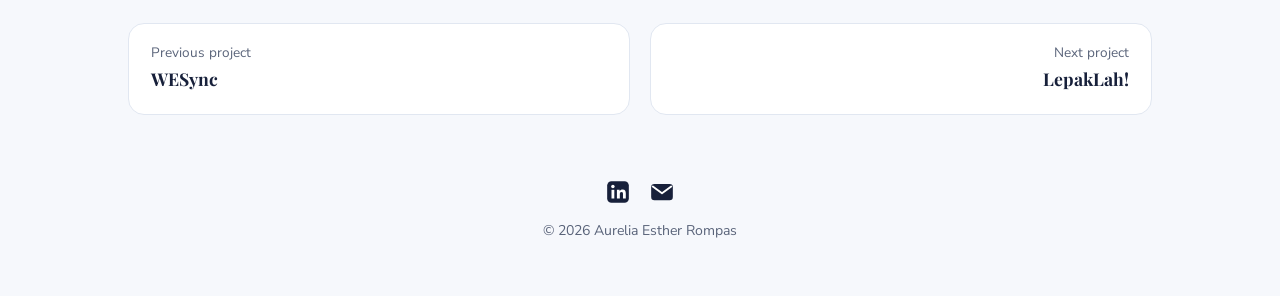
<file: projects/smubia-datathon.html>
<!DOCTYPE html>
<html lang="en">
<head>
  <meta charset="utf-8">
  <meta name="viewport" content="width=device-width, initial-scale=1">
  <title>NLP Knowledge Graph Web App | Aurelia Rompas</title>
  <meta name="description" content="Turns PDFs, articles and plain text into entity-relationship diagrams, knowledge graphs and word clouds.">
  <meta property="og:title" content="NLP Knowledge Graph Web App | Aurelia Rompas">
  <meta property="og:description" content="Turns PDFs, articles and plain text into entity-relationship diagrams, knowledge graphs and word clouds.">
  <link rel="icon" href="../assets/img/favicon.svg" type="image/svg+xml">
  <link rel="preconnect" href="https://fonts.googleapis.com">
  <link rel="preconnect" href="https://fonts.gstatic.com" crossorigin>
  <link href="https://fonts.googleapis.com/css2?family=Nunito+Sans:opsz,wght@6..12,400;6..12,600;6..12,700;6..12,800&family=Playfair+Display:wght@600;700&display=swap" rel="stylesheet">
  <link rel="stylesheet" href="../assets/css/style.css">
</head>
<body>
  <a class="skip-link" href="#main">Skip to content</a>
  <header class="site-nav">
    <div class="wrap">
      <a class="brand" href="../index.html">Aurelia Esther Rompas</a>
      <button class="nav-toggle" type="button" aria-expanded="false" aria-controls="nav-links">Menu</button>
      <ul class="nav-links" id="nav-links">
        <li><a href="../index.html#about">About</a></li>
        <li><a href="../index.html#projects">Projects</a></li>
        <li><a href="../index.html#experience">Experience</a></li>
        <li><a href="../index.html#contact">Contact</a></li>
        <li><div class="cv-menu">
          <!-- CV versions: put the PDFs in assets/cv/ with these file names -->
          <button class="btn btn-small" type="button" aria-expanded="false" aria-controls="cv-nav">CV<svg class="caret" viewBox="0 0 12 12" aria-hidden="true"><path d="M2.5 4.5L6 8l3.5-3.5" fill="none" stroke="currentColor" stroke-width="1.8" stroke-linecap="round" stroke-linejoin="round"/></svg></button>
          <ul class="cv-options" id="cv-nav" hidden>
            <li><a href="../assets/cv/Aurelia_Rompas_CV_General.pdf" target="_blank" rel="noopener">General</a></li>
            <li><a href="../assets/cv/Aurelia_Rompas_CV_Operations_Supply_Chain.pdf" target="_blank" rel="noopener">Operations / supply chain analyst</a></li>
            <li><a href="../assets/cv/Aurelia_Rompas_CV_Data_Business_Analyst.pdf" target="_blank" rel="noopener">Data / business analyst</a></li>
            <li><a href="../assets/cv/Aurelia_Rompas_CV_AI_Data_Science.pdf" target="_blank" rel="noopener">AI / data science</a></li>
          </ul>
        </div></li>
      </ul>
    </div>
  </header>

  <main id="main">
    <!-- ============ EDIT: page header ============ -->
    <div class="wrap detail-header">
      <a class="back-link" href="../index.html#projects"><svg viewBox="0 0 16 16" aria-hidden="true"><path d="M10 3L5 8l5 5" fill="none" stroke="currentColor" stroke-width="2" stroke-linecap="round" stroke-linejoin="round"/></svg>All projects</a>
      <p class="project-org">SMUBIA Datathon 2025</p>
      <h1>NLP Knowledge Graph Web App</h1>
      <p class="lede">Turns PDFs, articles and plain text into entity-relationship diagrams, knowledge graphs and word clouds.</p>
      <dl class="facts">
          <div><dt>Role</dt><dd>Participant</dd></div>
          <div><dt>Recognition</dt><dd>Participant</dd></div>
          <div><dt>Timeline</dt><dd>Jan 2025 – Feb 2025</dd></div>
          <div><dt>Type</dt><dd>Datathon</dd></div>
          <div><dt>Location</dt><dd>Singapore</dd></div>
      </dl>
    </div>

    <!-- ============ EDIT: cover image ============
         Swap the src for a screenshot or photo, e.g. ../assets/img/projects/smubia-datathon-cover.jpg
         A wide image (about 2:1) looks best. -->
    <div class="wrap">
      <figure class="detail-cover">
        <img src="../assets/img/projects/smubia-datathon.svg" alt="Illustration for NLP Knowledge Graph Web App" width="1200" height="800">
      </figure>
    </div>

    <div class="wrap detail-body">
      <article class="detail-main">
        <section>
          <h2>Overview</h2>
          <p>A web app that turns PDFs, news articles and plain text into entity-relationship diagrams, knowledge graphs and word clouds, built so that non-technical users can explore a document&#x27;s key entities at a glance.</p>
        </section>

        <section>
          <h2>What I did</h2>
          <ul>
            <li>Developed an NLP web application to extract and visualise Entity Relationship Diagrams (ERD) and word clouds from PDFs, URLs and plain text in Python (NLTK, spaCy, PyPDF2, Newspaper3k).</li>
            <li>Shipped a user-friendly interface (HTML, Tailwind CSS, Flask) on Render for non-technical users.</li>
            <li>Created an entity recognition and relationship extraction pipeline, processing data into structured knowledge graphs with NetworkX and Matplotlib.</li>
          </ul>
        </section>

        <!-- ============ OPTIONAL: gallery ============
             Put images in assets/img/projects/ and remove the comment markers to show them.
        <section>
          <h2>Gallery</h2>
          <div class="gallery">
            <figure>
              <img src="../assets/img/projects/smubia-datathon-1.png" alt="Describe what the screenshot shows">
              <figcaption>Short caption</figcaption>
            </figure>
            <figure>
              <img src="../assets/img/projects/smubia-datathon-2.png" alt="Describe what the screenshot shows">
              <figcaption>Short caption</figcaption>
            </figure>
          </div>
        </section>
        -->
      </article>

      <aside class="detail-aside">
        <section>
          <h2>Tools and methods</h2>
          <ul class="tag-row"><li>Python</li><li>spaCy</li><li>NLTK</li><li>NetworkX</li><li>Flask</li><li>Tailwind CSS</li><li>Render</li></ul>
        </section>

        <!-- ============ OPTIONAL: links ============
             Add a demo, GitHub repo, report or slides, then remove the comment markers.
        <section>
          <h2>Links</h2>
          <ul class="link-list">
            <li><a href="https://github.com/YOUR-USERNAME/REPO" target="_blank" rel="noopener">Source code on GitHub</a></li>
            <li><a href="../assets/docs/smubia-datathon-report.pdf" target="_blank" rel="noopener">Read the report (PDF)</a></li>
          </ul>
        </section>
        -->
      </aside>
    </div>

    <nav class="wrap" aria-label="More projects">
      <div class="pager">
        <a class="prev" href="wesync.html"><small>Previous project</small><span>WESync</span></a><a class="next" href="lepaklah.html"><small>Next project</small><span>LepakLah!</span></a>
      </div>
    </nav>
  </main>

  <footer class="site-footer">
    <div class="social">
      <a href="https://www.linkedin.com/in/aureliaesther/" target="_blank" rel="noopener" aria-label="LinkedIn"><svg viewBox="0 0 24 24" aria-hidden="true"><rect x="2" y="2" width="20" height="20" rx="4" fill="currentColor"/><rect x="6" y="10" width="2.6" height="8" fill="#fff"/><circle cx="7.3" cy="6.9" r="1.6" fill="#fff"/><path d="M11 10h2.5v1.2c.5-.8 1.5-1.4 2.8-1.4 2.2 0 2.9 1.4 2.9 3.6V18h-2.6v-4.1c0-1-.2-1.9-1.3-1.9-1.2 0-1.6.8-1.6 2V18H11z" fill="#fff"/></svg></a>
      <a href="mailto:aerompas2@gmail.com" aria-label="Email"><svg viewBox="0 0 24 24" aria-hidden="true"><rect x="2" y="4.5" width="20" height="15" rx="3" fill="currentColor"/><path d="M3.5 7l8.5 6.2L20.5 7" fill="none" stroke="#fff" stroke-width="1.8" stroke-linecap="round" stroke-linejoin="round"/></svg></a>
      <!-- To show a GitHub icon, replace YOUR-USERNAME and remove the comment markers around the next line:
      <a href="https://github.com/YOUR-USERNAME" target="_blank" rel="noopener" aria-label="GitHub"><svg viewBox="0 0 24 24" aria-hidden="true"><path fill="currentColor" d="M12 1.8a10.2 10.2 0 0 0-3.2 19.9c.5.1.7-.2.7-.5v-1.8c-2.8.6-3.4-1.2-3.4-1.2-.5-1.2-1.1-1.5-1.1-1.5-.9-.6.1-.6.1-.6 1 .1 1.6 1 1.6 1 .9 1.6 2.4 1.1 3 .9.1-.7.4-1.1.6-1.4-2.3-.3-4.6-1.1-4.6-5 0-1.1.4-2 1-2.7-.1-.3-.4-1.3.1-2.7 0 0 .9-.3 2.8 1a9.6 9.6 0 0 1 5.1 0c1.9-1.3 2.8-1 2.8-1 .6 1.4.2 2.4.1 2.7.7.7 1 1.6 1 2.7 0 3.9-2.4 4.7-4.6 5 .4.3.7.9.7 1.9v2.8c0 .3.2.6.7.5A10.2 10.2 0 0 0 12 1.8z"/></svg></a>
      -->
    </div>
    <p>&copy; <span data-year>2026</span> Aurelia Esther Rompas</p>
  </footer>
  <script src="../assets/js/main.js"></script>
</body>
</html>
</file>
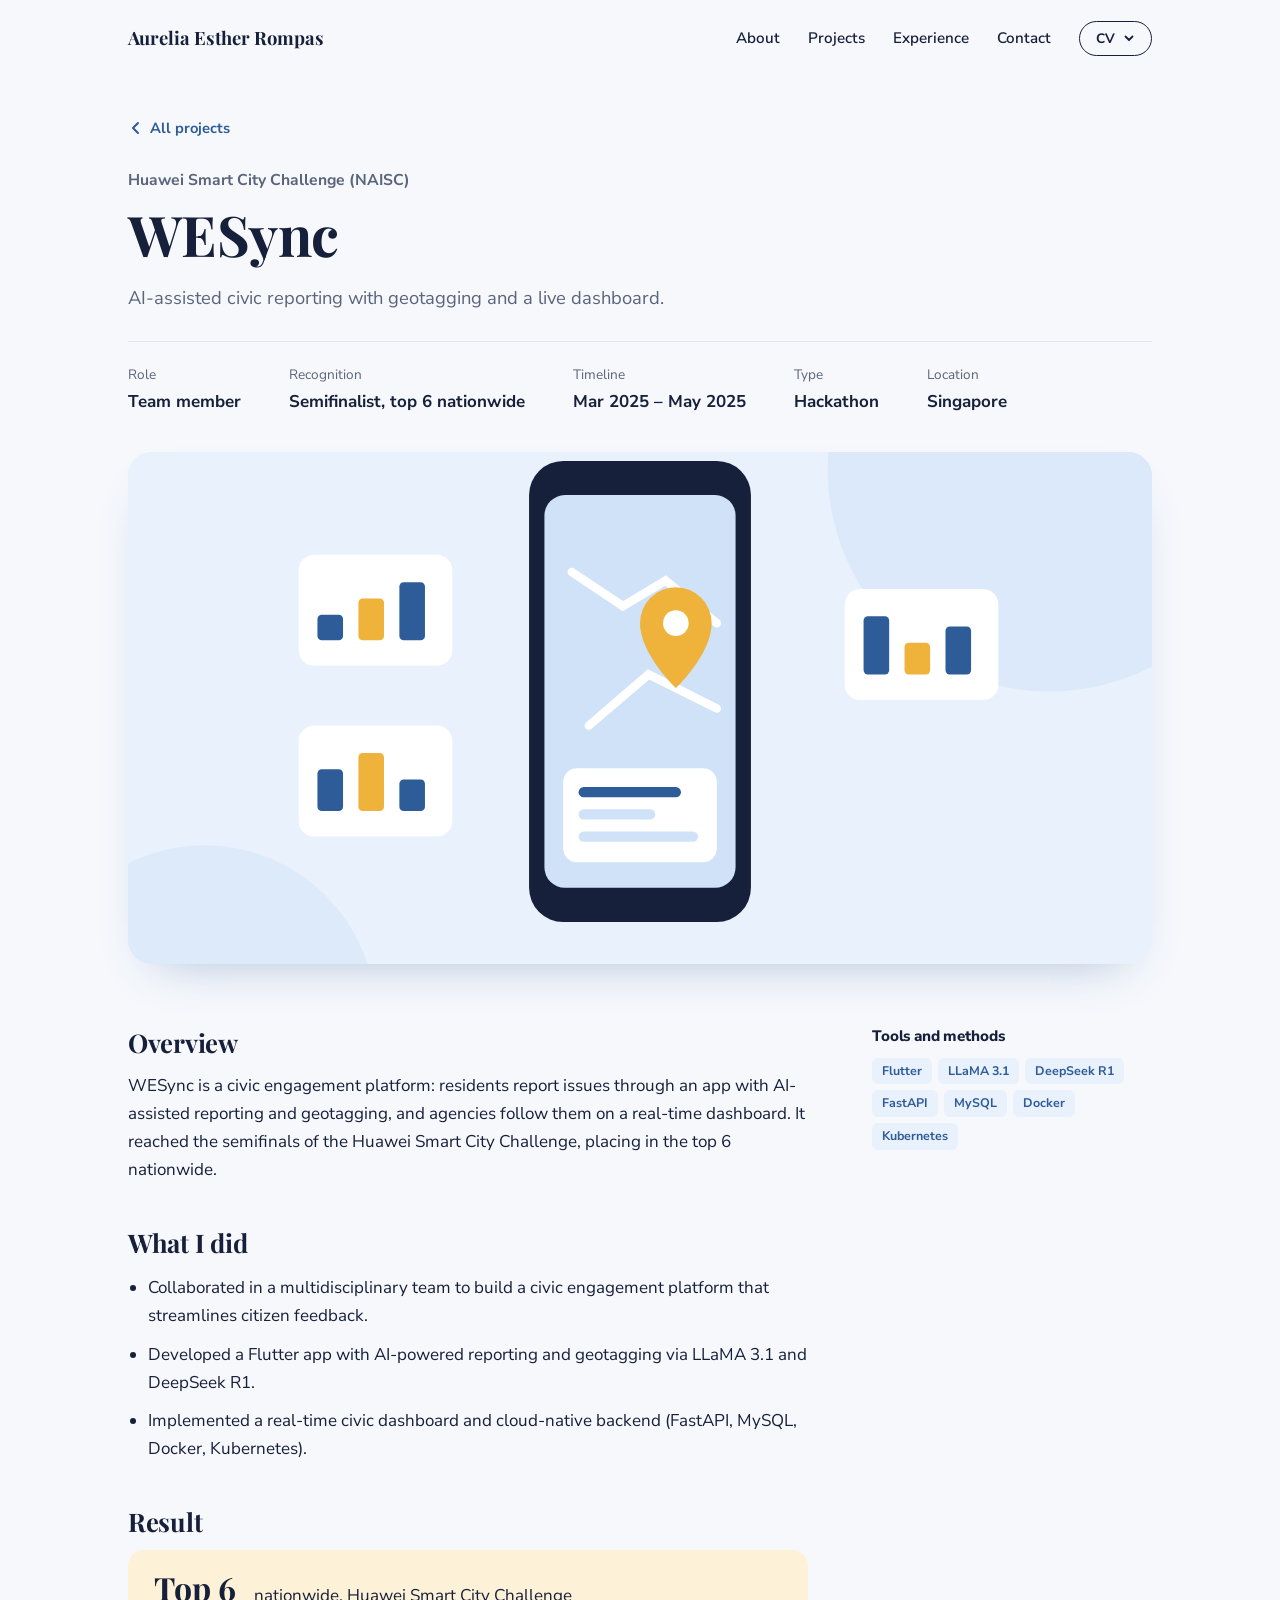
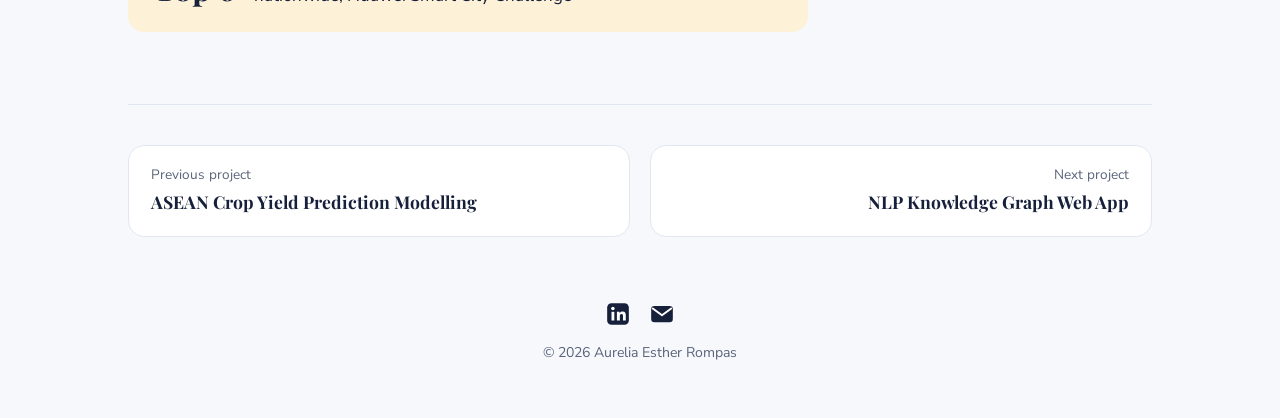
<file: projects/wesync.html>
<!DOCTYPE html>
<html lang="en">
<head>
  <meta charset="utf-8">
  <meta name="viewport" content="width=device-width, initial-scale=1">
  <title>WESync | Aurelia Rompas</title>
  <meta name="description" content="AI-assisted civic reporting with geotagging and a live dashboard.">
  <meta property="og:title" content="WESync | Aurelia Rompas">
  <meta property="og:description" content="AI-assisted civic reporting with geotagging and a live dashboard.">
  <link rel="icon" href="../assets/img/favicon.svg" type="image/svg+xml">
  <link rel="preconnect" href="https://fonts.googleapis.com">
  <link rel="preconnect" href="https://fonts.gstatic.com" crossorigin>
  <link href="https://fonts.googleapis.com/css2?family=Nunito+Sans:opsz,wght@6..12,400;6..12,600;6..12,700;6..12,800&family=Playfair+Display:wght@600;700&display=swap" rel="stylesheet">
  <link rel="stylesheet" href="../assets/css/style.css">
</head>
<body>
  <a class="skip-link" href="#main">Skip to content</a>
  <header class="site-nav">
    <div class="wrap">
      <a class="brand" href="../index.html">Aurelia Esther Rompas</a>
      <button class="nav-toggle" type="button" aria-expanded="false" aria-controls="nav-links">Menu</button>
      <ul class="nav-links" id="nav-links">
        <li><a href="../index.html#about">About</a></li>
        <li><a href="../index.html#projects">Projects</a></li>
        <li><a href="../index.html#experience">Experience</a></li>
        <li><a href="../index.html#contact">Contact</a></li>
        <li><div class="cv-menu">
          <!-- CV versions: put the PDFs in assets/cv/ with these file names -->
          <button class="btn btn-small" type="button" aria-expanded="false" aria-controls="cv-nav">CV<svg class="caret" viewBox="0 0 12 12" aria-hidden="true"><path d="M2.5 4.5L6 8l3.5-3.5" fill="none" stroke="currentColor" stroke-width="1.8" stroke-linecap="round" stroke-linejoin="round"/></svg></button>
          <ul class="cv-options" id="cv-nav" hidden>
            <li><a href="../assets/cv/Aurelia_Rompas_CV_General.pdf" target="_blank" rel="noopener">General</a></li>
            <li><a href="../assets/cv/Aurelia_Rompas_CV_Operations_Supply_Chain.pdf" target="_blank" rel="noopener">Operations / supply chain analyst</a></li>
            <li><a href="../assets/cv/Aurelia_Rompas_CV_Data_Business_Analyst.pdf" target="_blank" rel="noopener">Data / business analyst</a></li>
            <li><a href="../assets/cv/Aurelia_Rompas_CV_AI_Data_Science.pdf" target="_blank" rel="noopener">AI / data science</a></li>
          </ul>
        </div></li>
      </ul>
    </div>
  </header>

  <main id="main">
    <!-- ============ EDIT: page header ============ -->
    <div class="wrap detail-header">
      <a class="back-link" href="../index.html#projects"><svg viewBox="0 0 16 16" aria-hidden="true"><path d="M10 3L5 8l5 5" fill="none" stroke="currentColor" stroke-width="2" stroke-linecap="round" stroke-linejoin="round"/></svg>All projects</a>
      <p class="project-org">Huawei Smart City Challenge (NAISC)</p>
      <h1>WESync</h1>
      <p class="lede">AI-assisted civic reporting with geotagging and a live dashboard.</p>
      <dl class="facts">
          <div><dt>Role</dt><dd>Team member</dd></div>
          <div><dt>Recognition</dt><dd>Semifinalist, top 6 nationwide</dd></div>
          <div><dt>Timeline</dt><dd>Mar 2025 – May 2025</dd></div>
          <div><dt>Type</dt><dd>Hackathon</dd></div>
          <div><dt>Location</dt><dd>Singapore</dd></div>
      </dl>
    </div>

    <!-- ============ EDIT: cover image ============
         Swap the src for a screenshot or photo, e.g. ../assets/img/projects/wesync-cover.jpg
         A wide image (about 2:1) looks best. -->
    <div class="wrap">
      <figure class="detail-cover">
        <img src="../assets/img/projects/wesync.svg" alt="Illustration for WESync" width="1200" height="800">
      </figure>
    </div>

    <div class="wrap detail-body">
      <article class="detail-main">
        <section>
          <h2>Overview</h2>
          <p>WESync is a civic engagement platform: residents report issues through an app with AI-assisted reporting and geotagging, and agencies follow them on a real-time dashboard. It reached the semifinals of the Huawei Smart City Challenge, placing in the top 6 nationwide.</p>
        </section>

        <section>
          <h2>What I did</h2>
          <ul>
            <li>Collaborated in a multidisciplinary team to build a civic engagement platform that streamlines citizen feedback.</li>
            <li>Developed a Flutter app with AI-powered reporting and geotagging via LLaMA 3.1 and DeepSeek R1.</li>
            <li>Implemented a real-time civic dashboard and cloud-native backend (FastAPI, MySQL, Docker, Kubernetes).</li>
          </ul>
        </section>

        <section>
          <h2>Result</h2>
          <div class="result-callout"><strong>Top 6</strong><span>nationwide, Huawei Smart City Challenge</span></div>
        </section>

        <!-- ============ OPTIONAL: gallery ============
             Put images in assets/img/projects/ and remove the comment markers to show them.
        <section>
          <h2>Gallery</h2>
          <div class="gallery">
            <figure>
              <img src="../assets/img/projects/wesync-1.png" alt="Describe what the screenshot shows">
              <figcaption>Short caption</figcaption>
            </figure>
            <figure>
              <img src="../assets/img/projects/wesync-2.png" alt="Describe what the screenshot shows">
              <figcaption>Short caption</figcaption>
            </figure>
          </div>
        </section>
        -->
      </article>

      <aside class="detail-aside">
        <section>
          <h2>Tools and methods</h2>
          <ul class="tag-row"><li>Flutter</li><li>LLaMA 3.1</li><li>DeepSeek R1</li><li>FastAPI</li><li>MySQL</li><li>Docker</li><li>Kubernetes</li></ul>
        </section>

        <!-- ============ OPTIONAL: links ============
             Add a demo, GitHub repo, report or slides, then remove the comment markers.
        <section>
          <h2>Links</h2>
          <ul class="link-list">
            <li><a href="https://github.com/YOUR-USERNAME/REPO" target="_blank" rel="noopener">Source code on GitHub</a></li>
            <li><a href="../assets/docs/wesync-report.pdf" target="_blank" rel="noopener">Read the report (PDF)</a></li>
          </ul>
        </section>
        -->
      </aside>
    </div>

    <nav class="wrap" aria-label="More projects">
      <div class="pager">
        <a class="prev" href="asean-crop-yield.html"><small>Previous project</small><span>ASEAN Crop Yield Prediction Modelling</span></a><a class="next" href="smubia-datathon.html"><small>Next project</small><span>NLP Knowledge Graph Web App</span></a>
      </div>
    </nav>
  </main>

  <footer class="site-footer">
    <div class="social">
      <a href="https://www.linkedin.com/in/aureliaesther/" target="_blank" rel="noopener" aria-label="LinkedIn"><svg viewBox="0 0 24 24" aria-hidden="true"><rect x="2" y="2" width="20" height="20" rx="4" fill="currentColor"/><rect x="6" y="10" width="2.6" height="8" fill="#fff"/><circle cx="7.3" cy="6.9" r="1.6" fill="#fff"/><path d="M11 10h2.5v1.2c.5-.8 1.5-1.4 2.8-1.4 2.2 0 2.9 1.4 2.9 3.6V18h-2.6v-4.1c0-1-.2-1.9-1.3-1.9-1.2 0-1.6.8-1.6 2V18H11z" fill="#fff"/></svg></a>
      <a href="mailto:aerompas2@gmail.com" aria-label="Email"><svg viewBox="0 0 24 24" aria-hidden="true"><rect x="2" y="4.5" width="20" height="15" rx="3" fill="currentColor"/><path d="M3.5 7l8.5 6.2L20.5 7" fill="none" stroke="#fff" stroke-width="1.8" stroke-linecap="round" stroke-linejoin="round"/></svg></a>
      <!-- To show a GitHub icon, replace YOUR-USERNAME and remove the comment markers around the next line:
      <a href="https://github.com/YOUR-USERNAME" target="_blank" rel="noopener" aria-label="GitHub"><svg viewBox="0 0 24 24" aria-hidden="true"><path fill="currentColor" d="M12 1.8a10.2 10.2 0 0 0-3.2 19.9c.5.1.7-.2.7-.5v-1.8c-2.8.6-3.4-1.2-3.4-1.2-.5-1.2-1.1-1.5-1.1-1.5-.9-.6.1-.6.1-.6 1 .1 1.6 1 1.6 1 .9 1.6 2.4 1.1 3 .9.1-.7.4-1.1.6-1.4-2.3-.3-4.6-1.1-4.6-5 0-1.1.4-2 1-2.7-.1-.3-.4-1.3.1-2.7 0 0 .9-.3 2.8 1a9.6 9.6 0 0 1 5.1 0c1.9-1.3 2.8-1 2.8-1 .6 1.4.2 2.4.1 2.7.7.7 1 1.6 1 2.7 0 3.9-2.4 4.7-4.6 5 .4.3.7.9.7 1.9v2.8c0 .3.2.6.7.5A10.2 10.2 0 0 0 12 1.8z"/></svg></a>
      -->
    </div>
    <p>&copy; <span data-year>2026</span> Aurelia Esther Rompas</p>
  </footer>
  <script src="../assets/js/main.js"></script>
</body>
</html>
</file>
<file: assets/css/style.css>
/* =========================================================
   Aurelia Rompas — portfolio styles
   Colours, fonts and spacing live in the :root block below.
   Change a value there and it updates across every page.
   ========================================================= */

:root {
  --paper: #f6f8fc;        /* page background */
  --ink: #17203a;          /* headings and main text */
  --slate: #5a647a;        /* secondary text */
  --sky: #cfe2f8;          /* the photo blob and soft fills */
  --sky-soft: #e8f1fc;
  --harbour: #2e5c99;      /* links and primary buttons */
  --marigold: #efb23a;     /* accent underline and result figures */
  --marigold-soft: #fdf1d8;
  --line: #e1e7f1;
  --white: #ffffff;

  --serif: "Playfair Display", Georgia, "Times New Roman", serif;
  --sans: "Nunito Sans", "Segoe UI", system-ui, -apple-system, sans-serif;

  --wrap: 1120px;
  --gutter: clamp(20px, 5vw, 48px);
  --shadow: 0 22px 48px -30px rgba(46, 92, 153, 0.45);
}

*,
*::before,
*::after { box-sizing: border-box; }

html { scroll-behavior: smooth; }

body {
  margin: 0;
  background: var(--paper);
  color: var(--ink);
  font-family: var(--sans);
  font-size: 17px;
  line-height: 1.65;
  -webkit-font-smoothing: antialiased;
}

img, svg { display: block; max-width: 100%; }
img { height: auto; }

a { color: var(--harbour); text-decoration-thickness: 1px; text-underline-offset: 3px; }
a:hover { color: var(--ink); }

:focus-visible {
  outline: 3px solid var(--marigold);
  outline-offset: 3px;
  border-radius: 6px;
}

h1, h2, h3 {
  font-family: var(--serif);
  font-weight: 700;
  line-height: 1.15;
  margin: 0;
  letter-spacing: -0.01em;
}

p { margin: 0 0 1em; }

.wrap {
  width: 100%;
  max-width: var(--wrap);
  margin: 0 auto;
  padding: 0 var(--gutter);
}

.skip-link {
  position: absolute;
  left: -999px;
  top: 8px;
  background: var(--ink);
  color: var(--white);
  padding: 8px 14px;
  border-radius: 8px;
  z-index: 100;
}
.skip-link:focus { left: 8px; }

/* ---------- Navigation ---------- */

.site-nav {
  position: relative;
  z-index: 20;
}
.site-nav .wrap {
  display: flex;
  align-items: center;
  justify-content: space-between;
  min-height: 76px;
}
.brand {
  font-family: var(--serif);
  font-weight: 700;
  font-size: 1.15rem;
  color: var(--ink);
  text-decoration: none;
}
.nav-links {
  display: flex;
  align-items: center;
  gap: 28px;
  list-style: none;
  margin: 0;
  padding: 0;
}
.nav-links a {
  color: var(--ink);
  text-decoration: none;
  font-size: 0.95rem;
  font-weight: 600;
}
.nav-links a:hover { color: var(--harbour); }
.nav-toggle {
  display: none;
  background: none;
  border: 1.5px solid var(--ink);
  border-radius: 10px;
  padding: 7px 12px;
  font: 600 0.9rem var(--sans);
  color: var(--ink);
  cursor: pointer;
}

/* ---------- Buttons ---------- */

.btn {
  display: inline-flex;
  align-items: center;
  gap: 8px;
  padding: 10px 20px;
  border-radius: 999px;
  font: 700 0.92rem var(--sans);
  text-decoration: none;
  border: 1.5px solid var(--ink);
  color: var(--ink);
  background: transparent;
  transition: background-color 0.2s, color 0.2s;
}
.btn:hover { background: var(--ink); color: var(--white); }
.btn-primary {
  background: var(--harbour);
  border-color: var(--harbour);
  color: var(--white);
}
.btn-primary:hover { background: var(--ink); border-color: var(--ink); }
.btn-small { padding: 7px 16px; font-size: 0.85rem; }

/* ---------- Hero ---------- */

.hero {
  position: relative;
  overflow-x: clip;     /* let the CV menu drop below the hero */
  overflow-y: visible;
}
.hero .wrap {
  display: grid;
  grid-template-columns: minmax(0, 1.05fr) minmax(0, 1fr);
  align-items: center;
  gap: 32px;
  min-height: min(640px, 86vh);
}
.hero-copy { padding: 48px 0 72px; }
.hero-kicker {
  color: var(--slate);
  font-weight: 700;
  font-size: 0.98rem;
  margin-bottom: 18px;
}
.hero h1 {
  font-size: clamp(2.6rem, 5.6vw, 4.4rem);
  margin-bottom: 22px;
}
.hero-lede {
  color: var(--slate);
  font-size: 1.12rem;
  max-width: 34em;
  margin-bottom: 30px;
}
.hero-actions { display: flex; flex-wrap: wrap; gap: 12px; }

.hero-visual {
  position: relative;
  display: flex;
  justify-content: flex-end;
}
.hero-art {
  width: calc(100% + var(--gutter));
  max-width: 660px;
  margin-right: calc(-1 * var(--gutter));
  height: auto;
  overflow: visible;
}
.hero-blob { fill: var(--sky); }

/* the one orchestrated moment: blob settles, photo rises, words follow */
@media (prefers-reduced-motion: no-preference) {
  .hero-blob { transform-box: fill-box; transform-origin: center; animation: blob-in 1.1s cubic-bezier(.2,.7,.2,1) both; }
  .hero-photo { animation: photo-in 1s 0.25s cubic-bezier(.2,.7,.2,1) both; }
  .hero-copy > * { animation: copy-in 0.8s cubic-bezier(.2,.7,.2,1) both; }
  .hero-copy > *:nth-child(2) { animation-delay: 0.08s; }
  .hero-copy > *:nth-child(3) { animation-delay: 0.16s; }
  .hero-copy > *:nth-child(4) { animation-delay: 0.24s; }
}
@keyframes blob-in { from { transform: scale(0.86) rotate(-8deg); opacity: 0; } }
@keyframes photo-in { from { transform: translateY(40px); opacity: 0; } }
@keyframes copy-in { from { transform: translateY(14px); opacity: 0; } }

/* ---------- Sections ---------- */

.section { padding: 96px 0; }
.section-tight { padding-top: 24px; }

.section-title {
  font-size: clamp(2rem, 3.6vw, 2.6rem);
  margin-bottom: 14px;
}
.section-title.centered { text-align: center; }
.section-title::after {
  content: "";
  display: block;
  width: 64px;
  height: 3px;
  margin-top: 14px;
  background: var(--marigold);
  border-radius: 2px;
}
.section-title.centered::after { margin-left: auto; margin-right: auto; }
.section-intro {
  color: var(--slate);
  max-width: 40em;
  margin-bottom: 48px;
}
.section-intro.centered { margin-left: auto; margin-right: auto; text-align: center; }

/* ---------- About ---------- */

.about-grid {
  display: grid;
  grid-template-columns: minmax(0, 1.1fr) minmax(0, 1fr);
  gap: 64px;
  align-items: start;
}
.about-text p { font-size: 1.08rem; }
.about-facts {
  display: grid;
  grid-template-columns: repeat(2, minmax(0, 1fr));
  gap: 22px 28px;
  margin-top: 28px;
  padding-top: 24px;
  border-top: 1px solid var(--line);
}
.about-facts dt { color: var(--slate); font-size: 0.88rem; }
.about-facts dd { margin: 2px 0 0; font-weight: 700; }

.focus-list { list-style: none; margin: 0; padding: 0; }
.focus-list li {
  padding: 22px 0 22px 24px;
  border-left: 3px solid var(--sky);
  position: relative;
}
.focus-list li + li { border-top: 1px solid var(--line); }
.focus-list h3 { font-size: 1.3rem; margin-bottom: 6px; }
.focus-list p { color: var(--slate); margin: 0 0 8px; font-size: 0.98rem; }
.focus-list .see-also { font-size: 0.9rem; margin: 0; }

/* ---------- Project cards (home page) ---------- */

.project-list { display: grid; gap: 40px; }

.project-card {
  display: grid;
  grid-template-columns: 1fr 1fr;
  background: var(--white);
  border-radius: 22px;
  overflow: hidden;
  box-shadow: var(--shadow);
  min-height: 340px;
}
.project-card:nth-child(even) .project-media { order: -1; }
.project-body {
  padding: clamp(28px, 4vw, 48px);
  display: flex;
  flex-direction: column;
  justify-content: center;
}
.project-org { color: var(--slate); font-size: 0.9rem; font-weight: 700; margin-bottom: 8px; }
.project-card h3 { font-size: clamp(1.45rem, 2.4vw, 1.85rem); margin-bottom: 12px; }
.project-card p { color: var(--slate); font-size: 0.98rem; }
.project-result {
  display: flex;
  align-items: baseline;
  gap: 10px;
  margin: 4px 0 20px;
}
.project-result strong {
  font-family: var(--serif);
  font-size: 1.7rem;
  line-height: 1;
  color: var(--ink);
  background: linear-gradient(transparent 62%, var(--marigold-soft) 62%);
  padding: 0 2px;
}
.project-result span { color: var(--slate); font-size: 0.9rem; }
.project-media { background: var(--sky-soft); }
.project-media img { width: 100%; height: 100%; object-fit: cover; }

.tag-row { display: flex; flex-wrap: wrap; gap: 6px; list-style: none; margin: 0 0 22px; padding: 0; }
.tag-row li {
  font-size: 0.78rem;
  font-weight: 700;
  color: var(--harbour);
  background: var(--sky-soft);
  padding: 3px 10px;
  border-radius: 6px;
}

/* compact cards for hackathons */
.mini-grid {
  display: grid;
  grid-template-columns: repeat(2, minmax(0, 1fr));
  gap: 24px;
}
.mini-card {
  display: grid;
  grid-template-columns: 132px 1fr;
  gap: 20px;
  align-items: center;
  background: var(--white);
  border: 1px solid var(--line);
  border-radius: 16px;
  padding: 16px;
  text-decoration: none;
  color: var(--ink);
  transition: border-color 0.2s;
}
.mini-card:hover { border-color: var(--harbour); color: var(--ink); }
.mini-card img { border-radius: 10px; aspect-ratio: 3 / 2; object-fit: cover; }
.mini-card h3 { font-size: 1.15rem; margin-bottom: 4px; }
.mini-card .award { font-weight: 700; font-size: 0.88rem; color: var(--harbour); margin: 0 0 4px; }
.mini-card p { font-size: 0.9rem; color: var(--slate); margin: 0; }

/* ---------- Experience timeline ---------- */

.timeline-cols {
  display: grid;
  grid-template-columns: minmax(0, 1.35fr) minmax(0, 1fr);
  gap: 64px;
}
.timeline-heading { font-size: 1.35rem; margin-bottom: 20px; }
.timeline { list-style: none; margin: 0; padding: 0; position: relative; }
.timeline::before {
  content: "";
  position: absolute;
  left: 6px;
  top: 8px;
  bottom: 8px;
  width: 2px;
  background: var(--line);
}
.timeline > li { position: relative; padding: 0 0 32px 34px; }
.timeline > li::before {
  content: "";
  position: absolute;
  left: 0;
  top: 7px;
  width: 14px;
  height: 14px;
  border-radius: 50%;
  background: var(--paper);
  border: 3px solid var(--harbour);
}
.timeline .when { font-size: 0.85rem; font-weight: 700; color: var(--slate); }
.timeline h4 { font-family: var(--serif); font-size: 1.15rem; margin: 2px 0 2px; }
.timeline .where { color: var(--slate); font-size: 0.95rem; margin-bottom: 8px; }
.timeline ul { margin: 0; padding-left: 18px; color: var(--slate); font-size: 0.94rem; }
.timeline ul li { margin-bottom: 4px; }

/* ---------- Skills ---------- */

.skills-grid {
  display: grid;
  grid-template-columns: minmax(0, 1.6fr) minmax(0, 1fr);
  gap: 64px;
}
.skill-groups { margin: 0; }
.skill-groups div {
  display: grid;
  grid-template-columns: 190px 1fr;
  gap: 16px;
  padding: 16px 0;
  border-bottom: 1px solid var(--line);
}
.skill-groups div:first-child { padding-top: 0; }
.skill-groups dt { font-weight: 700; }
.skill-groups dd { margin: 0; color: var(--slate); font-size: 0.96rem; }

.cert-list { list-style: none; margin: 0; padding: 0; }
.cert-list li {
  background: var(--white);
  border: 1px solid var(--line);
  border-radius: 14px;
  padding: 14px 18px;
  margin-bottom: 12px;
}
.cert-list strong { display: block; font-weight: 700; }
.cert-list span { color: var(--slate); font-size: 0.88rem; }

/* ---------- Contact / footer ---------- */

.contact {
  background: var(--sky);
  border-radius: 28px;
  padding: clamp(40px, 6vw, 72px);
  text-align: center;
}
.contact h2 { font-size: clamp(1.9rem, 3.4vw, 2.5rem); margin-bottom: 12px; }
.contact p { max-width: 34em; margin: 0 auto 26px; color: var(--ink); }
.contact .hero-actions { justify-content: center; }

.site-footer { padding: 48px 0 40px; text-align: center; color: var(--slate); font-size: 0.88rem; }
.social { display: flex; justify-content: center; gap: 18px; margin-bottom: 14px; }
.social a { color: var(--ink); }
.social a:hover { color: var(--harbour); }
.social svg { width: 26px; height: 26px; }

/* ---------- Project detail pages ---------- */

.detail-header { padding-top: 40px; padding-bottom: 36px; }
.back-link {
  display: inline-flex;
  align-items: center;
  gap: 6px;
  font-weight: 700;
  font-size: 0.92rem;
  text-decoration: none;
  margin-bottom: 28px;
}
.back-link svg { width: 16px; height: 16px; }
.detail-header .project-org { font-size: 0.98rem; }
.detail-header h1 { font-size: clamp(2.2rem, 4.6vw, 3.5rem); max-width: 18em; margin-bottom: 16px; }
.detail-header .lede { color: var(--slate); font-size: 1.15rem; max-width: 40em; }

.facts {
  display: flex;
  flex-wrap: wrap;
  gap: 18px 48px;
  margin: 28px 0 0;
  padding: 22px 0 0;
  border-top: 1px solid var(--line);
}
.facts dt { color: var(--slate); font-size: 0.85rem; }
.facts dd { margin: 2px 0 0; font-weight: 700; }

.detail-cover {
  margin: 0;
  border-radius: 24px;
  overflow: hidden;
  box-shadow: var(--shadow);
  background: var(--sky-soft);
}
.detail-cover img { width: 100%; aspect-ratio: 12 / 6; object-fit: cover; }

.detail-body {
  display: grid;
  grid-template-columns: minmax(0, 1fr) 280px;
  gap: 64px;
  padding-top: 64px;
  padding-bottom: 32px;
}
.detail-main h2 { font-size: 1.6rem; margin: 0 0 14px; }
.detail-main section + section { margin-top: 44px; }
.detail-main ul { padding-left: 20px; }
.detail-main li { margin-bottom: 10px; }
.detail-main p, .detail-main li { max-width: 40em; }

.result-callout {
  background: var(--marigold-soft);
  border-radius: 16px;
  padding: 22px 26px;
  display: flex;
  gap: 18px;
  align-items: baseline;
}
.result-callout strong { font-family: var(--serif); font-size: 2rem; line-height: 1; }
.result-callout span { color: var(--ink); }

.gallery { display: grid; grid-template-columns: repeat(2, minmax(0, 1fr)); gap: 16px; }
.gallery figure { margin: 0; }
.gallery img { border-radius: 14px; border: 1px solid var(--line); }
.gallery figcaption { font-size: 0.85rem; color: var(--slate); margin-top: 6px; }

.detail-aside h2 { font-family: var(--sans); font-size: 0.95rem; font-weight: 800; margin: 0 0 12px; }
.detail-aside section + section { margin-top: 32px; }
.link-list { list-style: none; margin: 0; padding: 0; }
.link-list li { margin-bottom: 8px; }

.pager {
  display: grid;
  grid-template-columns: 1fr 1fr;
  gap: 20px;
  padding: 40px 0 16px;
  border-top: 1px solid var(--line);
  margin-top: 40px;
}
.pager a {
  text-decoration: none;
  color: var(--ink);
  border: 1px solid var(--line);
  background: var(--white);
  border-radius: 16px;
  padding: 18px 22px;
  transition: border-color 0.2s;
}
.pager a:hover { border-color: var(--harbour); }
.pager small { display: block; color: var(--slate); font-size: 0.85rem; }
.pager span { font-family: var(--serif); font-weight: 700; font-size: 1.1rem; }
.pager .next { text-align: right; grid-column: 2; }

/* ---------- Responsive ---------- */

@media (max-width: 900px) {
  .hero .wrap { grid-template-columns: 1fr; min-height: 0; gap: 0; }
  .hero-copy { padding: 24px 0 8px; order: 2; }
  .hero-visual { order: 1; justify-content: center; }
  .hero-art { max-width: 440px; width: 100%; margin-right: 0; }

  .about-grid, .timeline-cols, .skills-grid, .detail-body { grid-template-columns: 1fr; gap: 40px; }
  .project-card { grid-template-columns: 1fr; }
  .project-card .project-media { order: -1; aspect-ratio: 3 / 2; }
  .mini-grid { grid-template-columns: 1fr; }
  .section { padding: 72px 0; }
}

@media (max-width: 720px) {
  .nav-toggle { display: inline-block; }
  .nav-links {
    display: none;
    position: absolute;
    top: 68px;
    right: var(--gutter);
    flex-direction: column;
    align-items: flex-start;
    gap: 14px;
    background: var(--white);
    border: 1px solid var(--line);
    border-radius: 14px;
    padding: 18px 22px;
    box-shadow: var(--shadow);
  }
  .nav-links.is-open { display: flex; }
  .skill-groups div { grid-template-columns: 1fr; gap: 4px; }
  .mini-card { grid-template-columns: 96px 1fr; }
  .about-facts { grid-template-columns: 1fr; }
  .gallery { grid-template-columns: 1fr; }
  .pager { grid-template-columns: 1fr; }
  .pager .next { grid-column: 1; }
}

.visually-hidden {
  position: absolute !important;
  width: 1px; height: 1px;
  overflow: hidden;
  clip: rect(0 0 0 0);
  white-space: nowrap;
}

/* ---------- CV download menu ---------- */

.cv-menu { position: relative; display: inline-block; }
.cv-menu .caret { width: 12px; height: 12px; transition: transform 0.2s; }
.cv-menu button[aria-expanded="true"] .caret { transform: rotate(180deg); }
.cv-menu button { cursor: pointer; }
.cv-options {
  position: absolute;
  top: calc(100% + 8px);
  left: 0;
  z-index: 30;
  min-width: 300px;
  margin: 0;
  padding: 8px;
  list-style: none;
  background: var(--white);
  border: 1px solid var(--line);
  border-radius: 14px;
  box-shadow: var(--shadow);
}
.cv-options[hidden] { display: none; }
.site-nav .cv-options { left: auto; right: 0; }
.cv-options a {
  display: block;
  padding: 9px 12px;
  border-radius: 8px;
  color: var(--ink);
  text-decoration: none;
  font-weight: 600;
  font-size: 0.94rem;
}
.cv-options a:hover,
.cv-options a:focus-visible { background: var(--sky-soft); color: var(--harbour); }

@media (max-width: 720px) {
  .site-nav .cv-options { position: static; box-shadow: none; margin-top: 8px; min-width: 0; }
}
</file>
